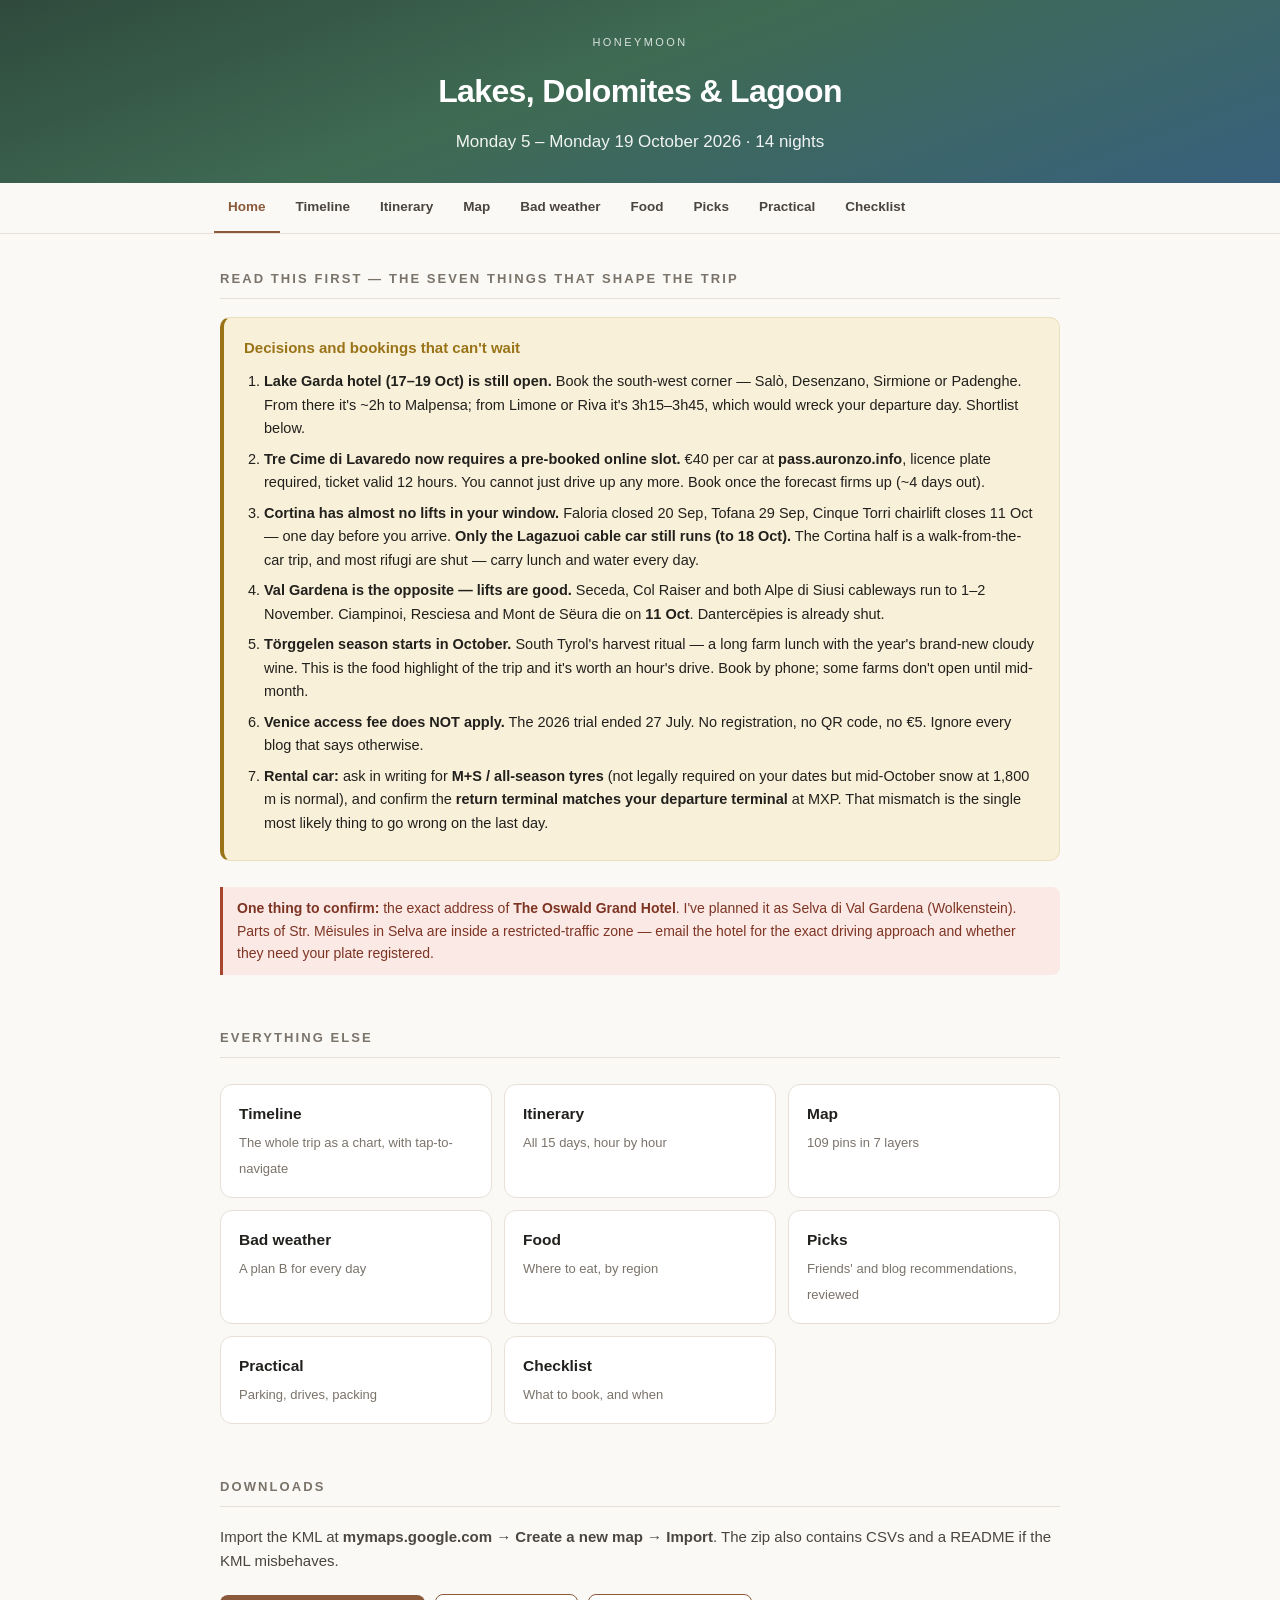
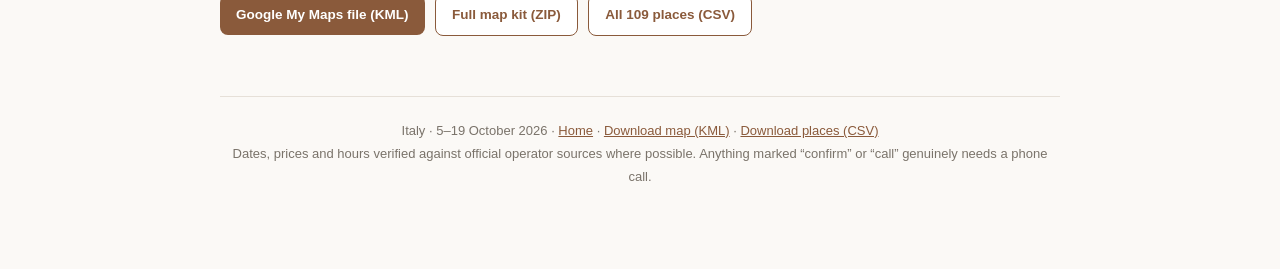
<file: index.html>
<!DOCTYPE html>
<html lang="en"><head>
<meta charset="utf-8"><meta name="robots" content="noindex, nofollow">
<meta name="viewport" content="width=device-width, initial-scale=1">
<title>Home · Honeymoon Italy 2026</title>
<link rel="stylesheet" href="assets/style.css">

</head><body>
<header class="hero small">
  <div class="inner">
    <p class="eyebrow">Honeymoon</p>
    <h1>Lakes, Dolomites &amp; Lagoon</h1>
    <p class="dates">Monday 5 – Monday 19 October 2026 · 14 nights</p>
  </div>
</header>
<nav class="tabs"><div class="inner"><a href="index.html" class="on">Home</a><a href="timeline.html">Timeline</a><a href="itinerary.html">Itinerary</a><a href="map.html">Map</a><a href="weather.html">Bad weather</a><a href="food.html">Food</a><a href="picks.html">Picks</a><a href="practical.html">Practical</a><a href="checklist.html">Checklist</a></div></nav>
<div class="wrap">

<h2 class="sec" id="first">Read this first — the seven things that shape the trip</h2>

<div class="callout">
  <h3>Decisions and bookings that can't wait</h3>
  <ol>
    <li><b>Lake Garda hotel (17–19 Oct) is still open.</b> Book the south-west corner — Salò, Desenzano, Sirmione or Padenghe. From there it's ~2h to Malpensa; from Limone or Riva it's 3h15–3h45, which would wreck your departure day. Shortlist below.</li>
    <li><b>Tre Cime di Lavaredo now requires a pre-booked online slot.</b> €40 per car at <b>pass.auronzo.info</b>, licence plate required, ticket valid 12 hours. You cannot just drive up any more. Book once the forecast firms up (~4 days out).</li>
    <li><b>Cortina has almost no lifts in your window.</b> Faloria closed 20 Sep, Tofana 29 Sep, Cinque Torri chairlift closes 11 Oct — one day before you arrive. <b>Only the Lagazuoi cable car still runs (to 18 Oct).</b> The Cortina half is a walk-from-the-car trip, and most rifugi are shut — carry lunch and water every day.</li>
    <li><b>Val Gardena is the opposite — lifts are good.</b> Seceda, Col Raiser and both Alpe di Siusi cableways run to 1–2 November. Ciampinoi, Resciesa and Mont de Sëura die on <b>11 Oct</b>. Dantercëpies is already shut.</li>
    <li><b>Törggelen season starts in October.</b> South Tyrol's harvest ritual — a long farm lunch with the year's brand-new cloudy wine. This is the food highlight of the trip and it's worth an hour's drive. Book by phone; some farms don't open until mid-month.</li>
    <li><b>Venice access fee does NOT apply.</b> The 2026 trial ended 27 July. No registration, no QR code, no €5. Ignore every blog that says otherwise.</li>
    <li><b>Rental car:</b> ask in writing for <b>M+S / all-season tyres</b> (not legally required on your dates but mid-October snow at 1,800 m is normal), and confirm the <b>return terminal matches your departure terminal</b> at MXP. That mismatch is the single most likely thing to go wrong on the last day.</li>
  </ol>
</div>

<div class="note warn">
  <b>One thing to confirm:</b> the exact address of <b>The Oswald Grand Hotel</b>. I've planned it as Selva di Val Gardena (Wolkenstein). Parts of Str. Mëisules in Selva are inside a restricted-traffic zone — email the hotel for the exact driving approach and whether they need your plate registered.
</div>

<!-- ============ LAKE COMO ============ -->
<h2 class="sec">Everything else</h2>
<div class="cards"><a class="hcard" href="timeline.html"><b>Timeline</b><span>The whole trip as a chart, with tap-to-navigate</span></a><a class="hcard" href="itinerary.html"><b>Itinerary</b><span>All 15 days, hour by hour</span></a><a class="hcard" href="map.html"><b>Map</b><span>109 pins in 7 layers</span></a><a class="hcard" href="weather.html"><b>Bad weather</b><span>A plan B for every day</span></a><a class="hcard" href="food.html"><b>Food</b><span>Where to eat, by region</span></a><a class="hcard" href="picks.html"><b>Picks</b><span>Friends' and blog recommendations, reviewed</span></a><a class="hcard" href="practical.html"><b>Practical</b><span>Parking, drives, packing</span></a><a class="hcard" href="checklist.html"><b>Checklist</b><span>What to book, and when</span></a></div>
<h2 class="sec">Downloads</h2>
<p style="font-size:15px;color:var(--ink-2);margin:0 0 14px">Import the KML at <b>mymaps.google.com → Create a new map → Import</b>. The zip also contains CSVs and a README if the KML misbehaves.</p>
<p><a class="dl" href="assets/Honeymoon-Italy-2026-map.kml">Google My Maps file (KML)</a>
<a class="dl ghost" href="assets/Honeymoon-Italy-2026-map-kit.zip">Full map kit (ZIP)</a>
<a class="dl ghost" href="assets/Honeymoon-Italy-2026-places.csv">All 109 places (CSV)</a></p>

<footer>
  Italy · 5–19 October 2026 · <a href="index.html">Home</a> ·
  <a href="assets/Honeymoon-Italy-2026-map.kml">Download map (KML)</a> ·
  <a href="assets/Honeymoon-Italy-2026-places.csv">Download places (CSV)</a><br>
  Dates, prices and hours verified against official operator sources where possible.
  Anything marked “confirm” or “call” genuinely needs a phone call.
</footer>
</div></body></html>
</file>
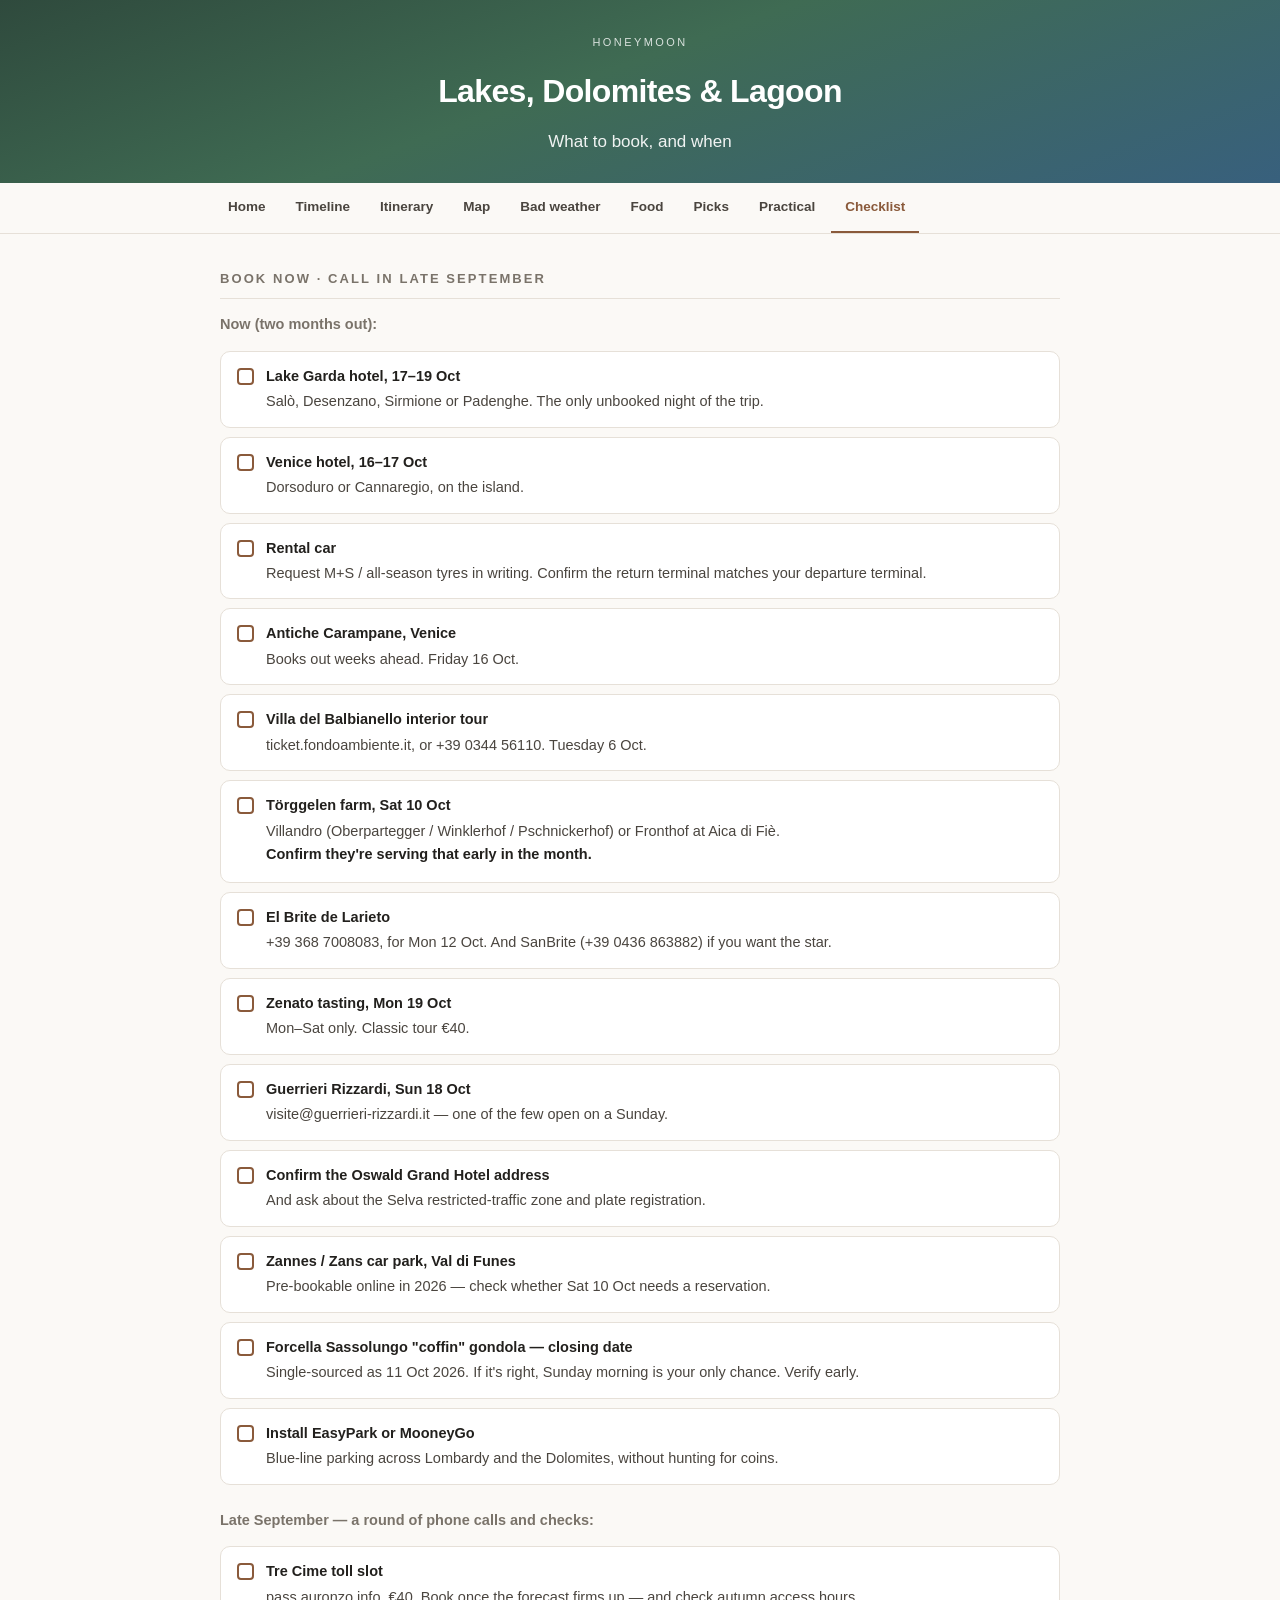
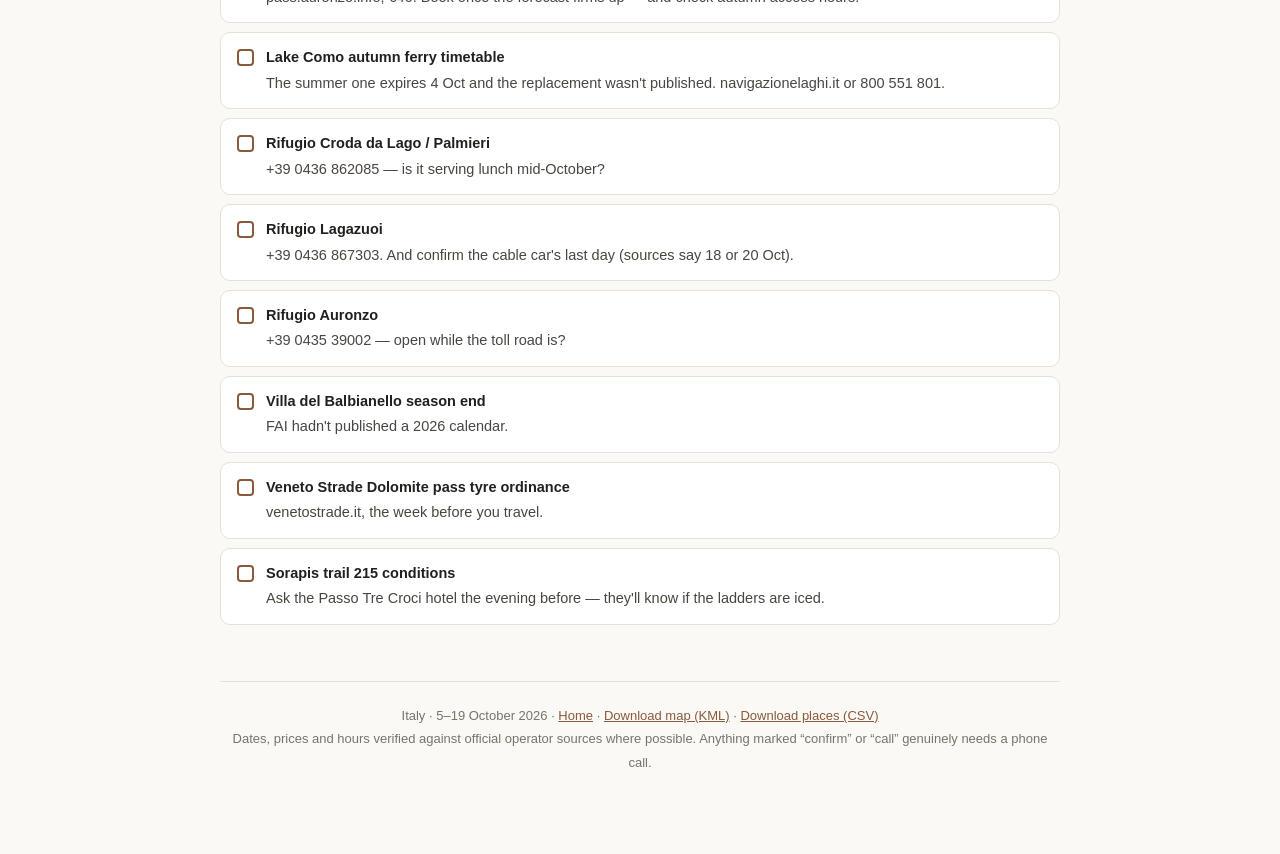
<file: checklist.html>
<!DOCTYPE html>
<html lang="en"><head>
<meta charset="utf-8"><meta name="robots" content="noindex, nofollow">
<meta name="viewport" content="width=device-width, initial-scale=1">
<title>Checklist · Honeymoon Italy 2026</title>
<link rel="stylesheet" href="assets/style.css">

</head><body>
<header class="hero small">
  <div class="inner">
    <p class="eyebrow">Honeymoon</p>
    <h1>Lakes, Dolomites &amp; Lagoon</h1>
    <p class="dates">What to book, and when</p>
  </div>
</header>
<nav class="tabs"><div class="inner"><a href="index.html">Home</a><a href="timeline.html">Timeline</a><a href="itinerary.html">Itinerary</a><a href="map.html">Map</a><a href="weather.html">Bad weather</a><a href="food.html">Food</a><a href="picks.html">Picks</a><a href="practical.html">Practical</a><a href="checklist.html" class="on">Checklist</a></div></nav>
<div class="wrap">

<h2 class="sec" id="book">Book now · Call in late September</h2>

<p style="font-size:14.5px;color:var(--ink-3);margin:-4px 0 14px"><b>Now (two months out):</b></p>
<ul class="checks">
  <li><span class="box"></span><span class="txt"><b>Lake Garda hotel, 17–19 Oct</b>Salò, Desenzano, Sirmione or Padenghe. The only unbooked night of the trip.</span></li>
  <li><span class="box"></span><span class="txt"><b>Venice hotel, 16–17 Oct</b>Dorsoduro or Cannaregio, on the island.</span></li>
  <li><span class="box"></span><span class="txt"><b>Rental car</b>Request M+S / all-season tyres in writing. Confirm the return terminal matches your departure terminal.</span></li>
  <li><span class="box"></span><span class="txt"><b>Antiche Carampane, Venice</b>Books out weeks ahead. Friday 16 Oct.</span></li>
  <li><span class="box"></span><span class="txt"><b>Villa del Balbianello interior tour</b>ticket.fondoambiente.it, or +39 0344 56110. Tuesday 6 Oct.</span></li>
  <li><span class="box"></span><span class="txt"><b>Törggelen farm, Sat 10 Oct</b>Villandro (Oberpartegger / Winklerhof / Pschnickerhof) or Fronthof at Aica di Fiè. <b>Confirm they're serving that early in the month.</b></span></li>
  <li><span class="box"></span><span class="txt"><b>El Brite de Larieto</b>+39 368 7008083, for Mon 12 Oct. And SanBrite (+39 0436 863882) if you want the star.</span></li>
  <li><span class="box"></span><span class="txt"><b>Zenato tasting, Mon 19 Oct</b>Mon–Sat only. Classic tour €40.</span></li>
  <li><span class="box"></span><span class="txt"><b>Guerrieri Rizzardi, Sun 18 Oct</b>visite@guerrieri-rizzardi.it — one of the few open on a Sunday.</span></li>
  <li><span class="box"></span><span class="txt"><b>Confirm the Oswald Grand Hotel address</b>And ask about the Selva restricted-traffic zone and plate registration.</span></li>
  <li><span class="box"></span><span class="txt"><b>Zannes / Zans car park, Val di Funes</b>Pre-bookable online in 2026 — check whether Sat 10 Oct needs a reservation.</span></li>
  <li><span class="box"></span><span class="txt"><b>Forcella Sassolungo "coffin" gondola — closing date</b>Single-sourced as 11 Oct 2026. If it's right, Sunday morning is your only chance. Verify early.</span></li>
  <li><span class="box"></span><span class="txt"><b>Install EasyPark or MooneyGo</b>Blue-line parking across Lombardy and the Dolomites, without hunting for coins.</span></li>
</ul>

<p style="font-size:14.5px;color:var(--ink-3);margin:24px 0 14px"><b>Late September — a round of phone calls and checks:</b></p>
<ul class="checks">
  <li><span class="box"></span><span class="txt"><b>Tre Cime toll slot</b>pass.auronzo.info, €40. Book once the forecast firms up — and check autumn access hours.</span></li>
  <li><span class="box"></span><span class="txt"><b>Lake Como autumn ferry timetable</b>The summer one expires 4 Oct and the replacement wasn't published. navigazionelaghi.it or 800 551 801.</span></li>
  <li><span class="box"></span><span class="txt"><b>Rifugio Croda da Lago / Palmieri</b>+39 0436 862085 — is it serving lunch mid-October?</span></li>
  <li><span class="box"></span><span class="txt"><b>Rifugio Lagazuoi</b>+39 0436 867303. And confirm the cable car's last day (sources say 18 or 20 Oct).</span></li>
  <li><span class="box"></span><span class="txt"><b>Rifugio Auronzo</b>+39 0435 39002 — open while the toll road is?</span></li>
  <li><span class="box"></span><span class="txt"><b>Villa del Balbianello season end</b>FAI hadn't published a 2026 calendar.</span></li>
  <li><span class="box"></span><span class="txt"><b>Veneto Strade Dolomite pass tyre ordinance</b>venetostrade.it, the week before you travel.</span></li>
  <li><span class="box"></span><span class="txt"><b>Sorapis trail 215 conditions</b>Ask the Passo Tre Croci hotel the evening before — they'll know if the ladders are iced.</span></li>
</ul>

<!-- ============ PACK ============ -->
<footer>
  Italy · 5–19 October 2026 · <a href="index.html">Home</a> ·
  <a href="assets/Honeymoon-Italy-2026-map.kml">Download map (KML)</a> ·
  <a href="assets/Honeymoon-Italy-2026-places.csv">Download places (CSV)</a><br>
  Dates, prices and hours verified against official operator sources where possible.
  Anything marked “confirm” or “call” genuinely needs a phone call.
</footer>
</div></body></html>
</file>
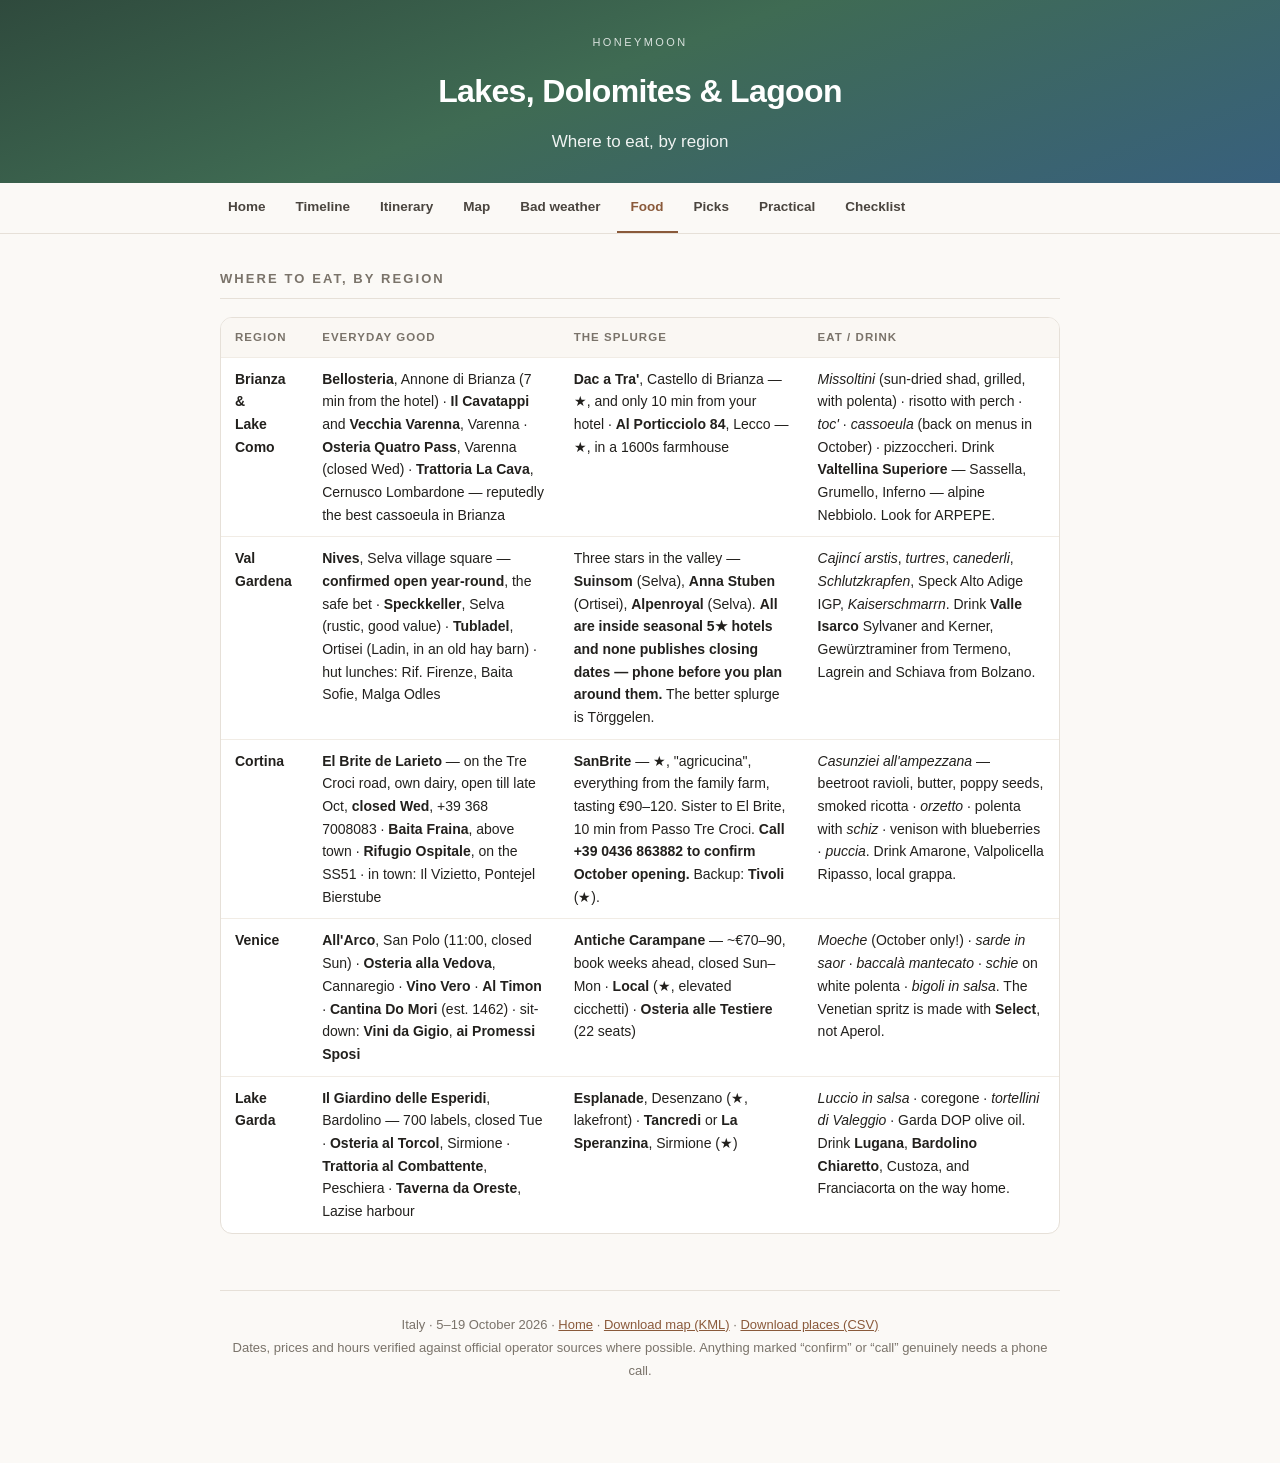
<file: food.html>
<!DOCTYPE html>
<html lang="en"><head>
<meta charset="utf-8"><meta name="robots" content="noindex, nofollow">
<meta name="viewport" content="width=device-width, initial-scale=1">
<title>Food · Honeymoon Italy 2026</title>
<link rel="stylesheet" href="assets/style.css">

</head><body>
<header class="hero small">
  <div class="inner">
    <p class="eyebrow">Honeymoon</p>
    <h1>Lakes, Dolomites &amp; Lagoon</h1>
    <p class="dates">Where to eat, by region</p>
  </div>
</header>
<nav class="tabs"><div class="inner"><a href="index.html">Home</a><a href="timeline.html">Timeline</a><a href="itinerary.html">Itinerary</a><a href="map.html">Map</a><a href="weather.html">Bad weather</a><a href="food.html" class="on">Food</a><a href="picks.html">Picks</a><a href="practical.html">Practical</a><a href="checklist.html">Checklist</a></div></nav>
<div class="wrap">

<h2 class="sec" id="eat">Where to eat, by region</h2>

<div class="tblwrap">
<table>
<thead><tr><th>Region</th><th>Everyday good</th><th>The splurge</th><th>Eat / drink</th></tr></thead>
<tbody>
<tr>
  <td><b>Brianza &amp;<br>Lake Como</b></td>
  <td><b>Bellosteria</b>, Annone di Brianza (7 min from the hotel) · <b>Il Cavatappi</b> and <b>Vecchia Varenna</b>, Varenna · <b>Osteria Quatro Pass</b>, Varenna (closed Wed) · <b>Trattoria La Cava</b>, Cernusco Lombardone — reputedly the best cassoeula in Brianza</td>
  <td><b>Dac a Tra'</b>, Castello di Brianza — ★, and only 10 min from your hotel · <b>Al Porticciolo 84</b>, Lecco — ★, in a 1600s farmhouse</td>
  <td><em>Missoltini</em> (sun-dried shad, grilled, with polenta) · risotto with perch · <em>toc'</em> · <em>cassoeula</em> (back on menus in October) · pizzoccheri. Drink <b>Valtellina Superiore</b> — Sassella, Grumello, Inferno — alpine Nebbiolo. Look for ARPEPE.</td>
</tr>
<tr>
  <td><b>Val Gardena</b></td>
  <td><b>Nives</b>, Selva village square — <b>confirmed open year-round</b>, the safe bet · <b>Speckkeller</b>, Selva (rustic, good value) · <b>Tubladel</b>, Ortisei (Ladin, in an old hay barn) · hut lunches: Rif. Firenze, Baita Sofie, Malga Odles</td>
  <td>Three stars in the valley — <b>Suinsom</b> (Selva), <b>Anna Stuben</b> (Ortisei), <b>Alpenroyal</b> (Selva). <b>All are inside seasonal 5★ hotels and none publishes closing dates — phone before you plan around them.</b> The better splurge is Törggelen.</td>
  <td><em>Cajincí arstis</em>, <em>turtres</em>, <em>canederli</em>, <em>Schlutzkrapfen</em>, Speck Alto Adige IGP, <em>Kaiserschmarrn</em>. Drink <b>Valle Isarco</b> Sylvaner and Kerner, Gewürztraminer from Termeno, Lagrein and Schiava from Bolzano.</td>
</tr>
<tr>
  <td><b>Cortina</b></td>
  <td><b>El Brite de Larieto</b> — on the Tre Croci road, own dairy, open till late Oct, <b>closed Wed</b>, +39 368 7008083 · <b>Baita Fraina</b>, above town · <b>Rifugio Ospitale</b>, on the SS51 · in town: Il Vizietto, Pontejel Bierstube</td>
  <td><b>SanBrite</b> — ★, "agricucina", everything from the family farm, tasting €90–120. Sister to El Brite, 10 min from Passo Tre Croci. <b>Call +39 0436 863882 to confirm October opening.</b> Backup: <b>Tivoli</b> (★).</td>
  <td><em>Casunziei all'ampezzana</em> — beetroot ravioli, butter, poppy seeds, smoked ricotta · <em>orzetto</em> · polenta with <em>schiz</em> · venison with blueberries · <em>puccia</em>. Drink Amarone, Valpolicella Ripasso, local grappa.</td>
</tr>
<tr>
  <td><b>Venice</b></td>
  <td><b>All'Arco</b>, San Polo (11:00, closed Sun) · <b>Osteria alla Vedova</b>, Cannaregio · <b>Vino Vero</b> · <b>Al Timon</b> · <b>Cantina Do Mori</b> (est. 1462) · sit-down: <b>Vini da Gigio</b>, <b>ai Promessi Sposi</b></td>
  <td><b>Antiche Carampane</b> — ~€70–90, book weeks ahead, closed Sun–Mon · <b>Local</b> (★, elevated cicchetti) · <b>Osteria alle Testiere</b> (22 seats)</td>
  <td><em>Moeche</em> (October only!) · <em>sarde in saor</em> · <em>baccalà mantecato</em> · <em>schie</em> on white polenta · <em>bigoli in salsa</em>. The Venetian spritz is made with <b>Select</b>, not Aperol.</td>
</tr>
<tr>
  <td><b>Lake Garda</b></td>
  <td><b>Il Giardino delle Esperidi</b>, Bardolino — 700 labels, closed Tue · <b>Osteria al Torcol</b>, Sirmione · <b>Trattoria al Combattente</b>, Peschiera · <b>Taverna da Oreste</b>, Lazise harbour</td>
  <td><b>Esplanade</b>, Desenzano (★, lakefront) · <b>Tancredi</b> or <b>La Speranzina</b>, Sirmione (★)</td>
  <td><em>Luccio in salsa</em> · coregone · <em>tortellini di Valeggio</em> · Garda DOP olive oil. Drink <b>Lugana</b>, <b>Bardolino Chiaretto</b>, Custoza, and Franciacorta on the way home.</td>
</tr>
</tbody>
</table>
</div>

<!-- ============ PARKING ============ -->
<footer>
  Italy · 5–19 October 2026 · <a href="index.html">Home</a> ·
  <a href="assets/Honeymoon-Italy-2026-map.kml">Download map (KML)</a> ·
  <a href="assets/Honeymoon-Italy-2026-places.csv">Download places (CSV)</a><br>
  Dates, prices and hours verified against official operator sources where possible.
  Anything marked “confirm” or “call” genuinely needs a phone call.
</footer>
</div></body></html>
</file>
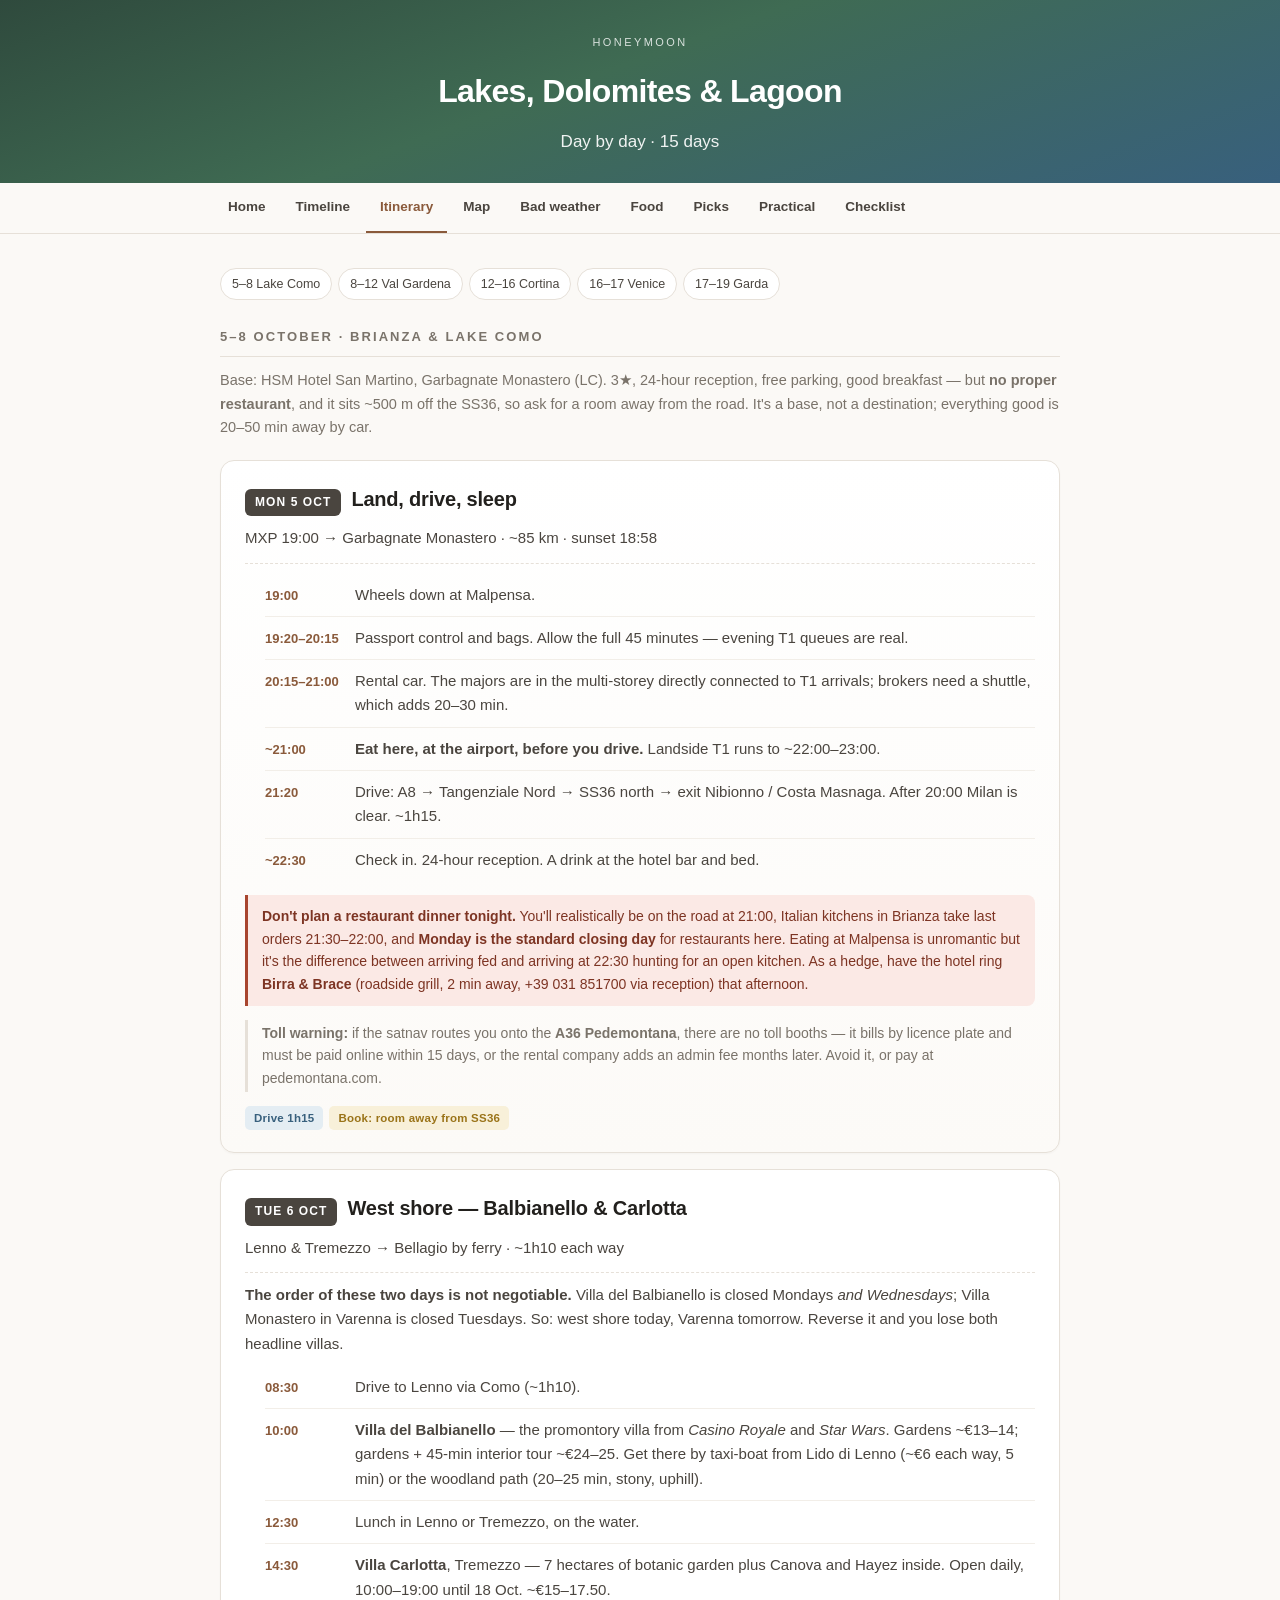
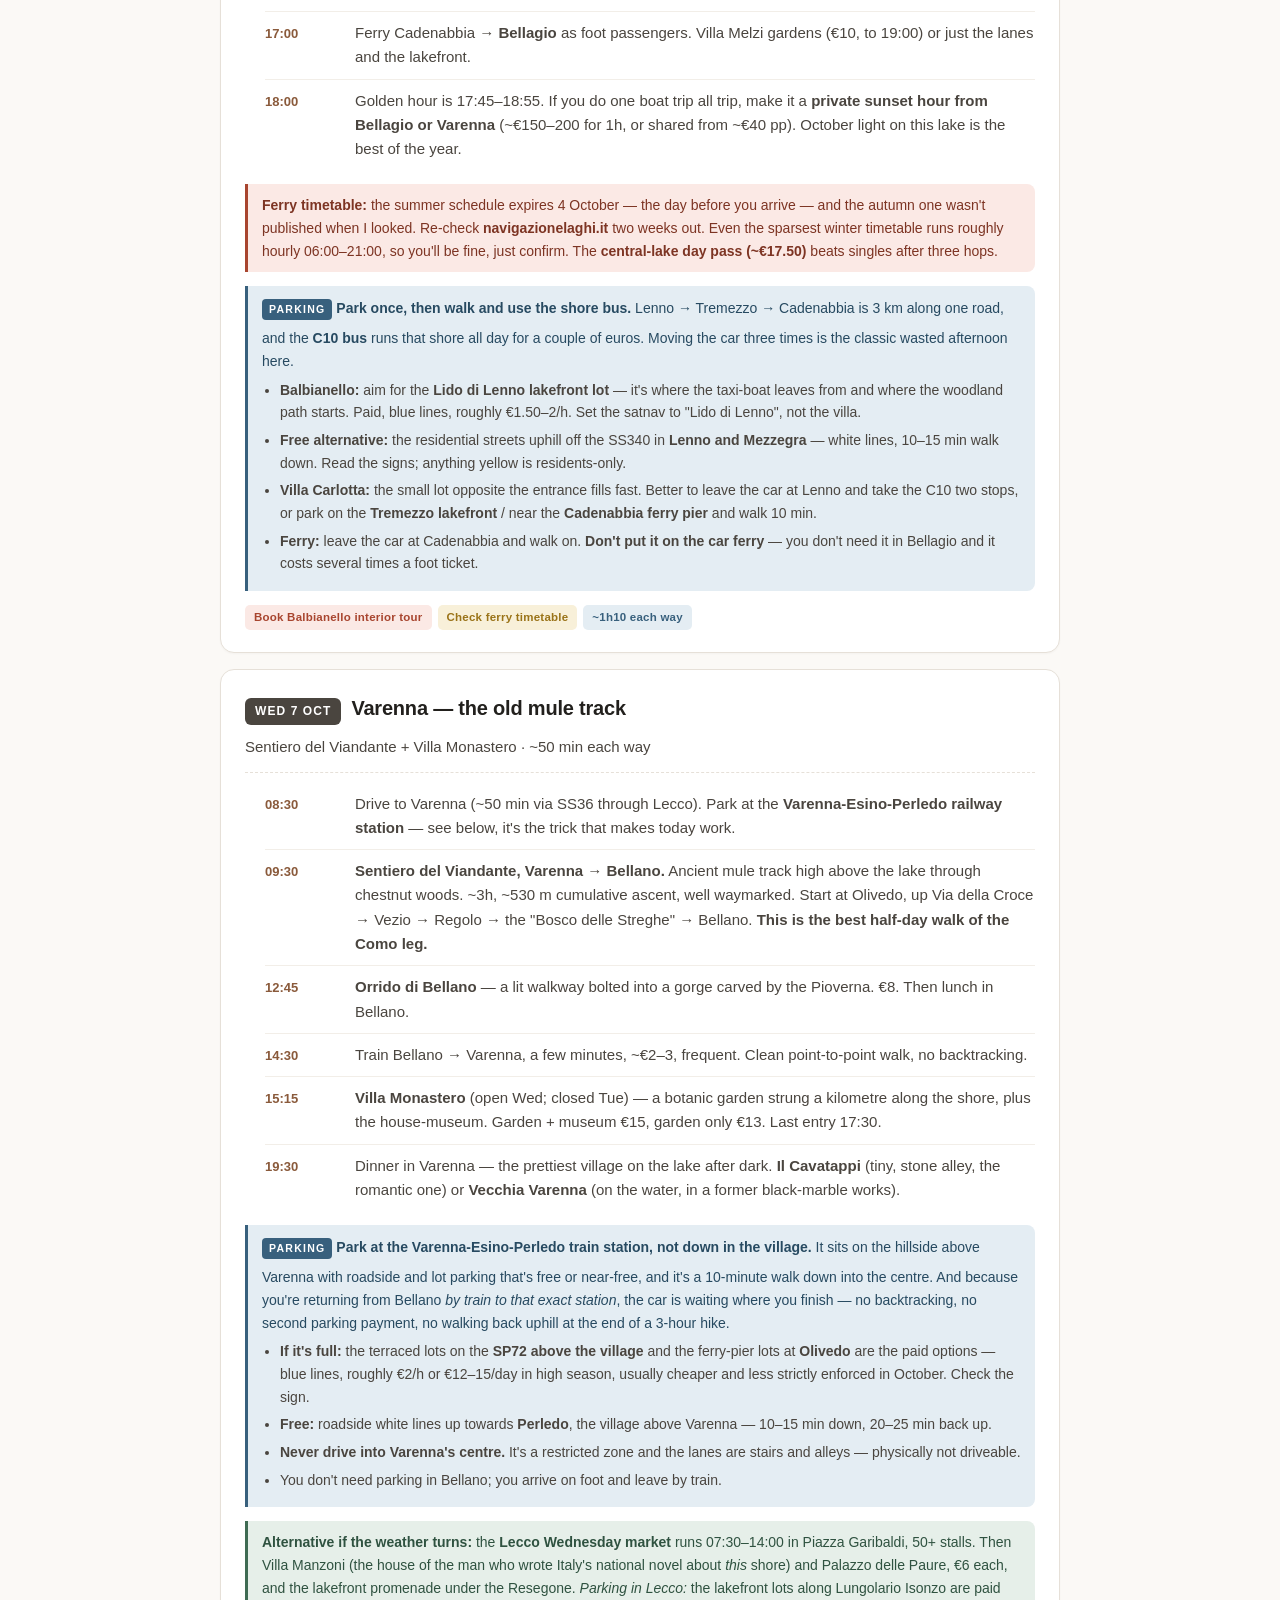
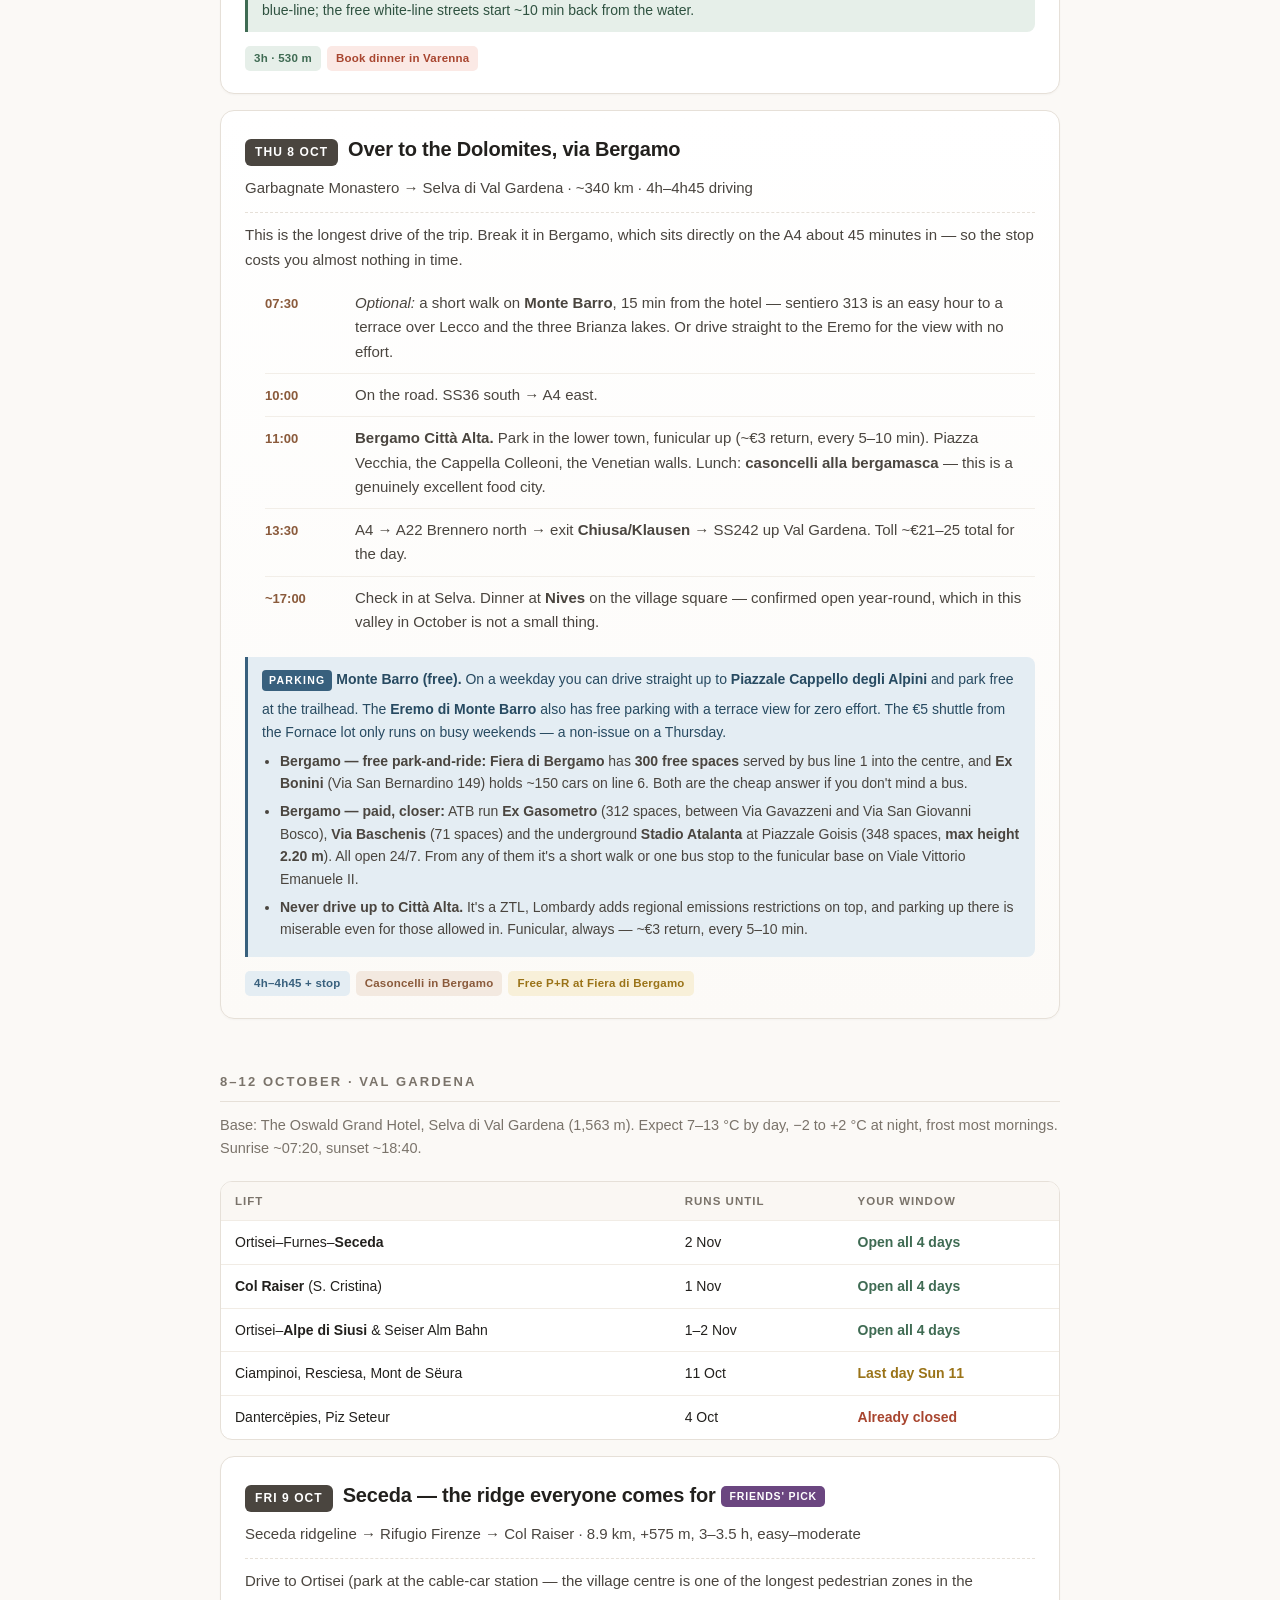
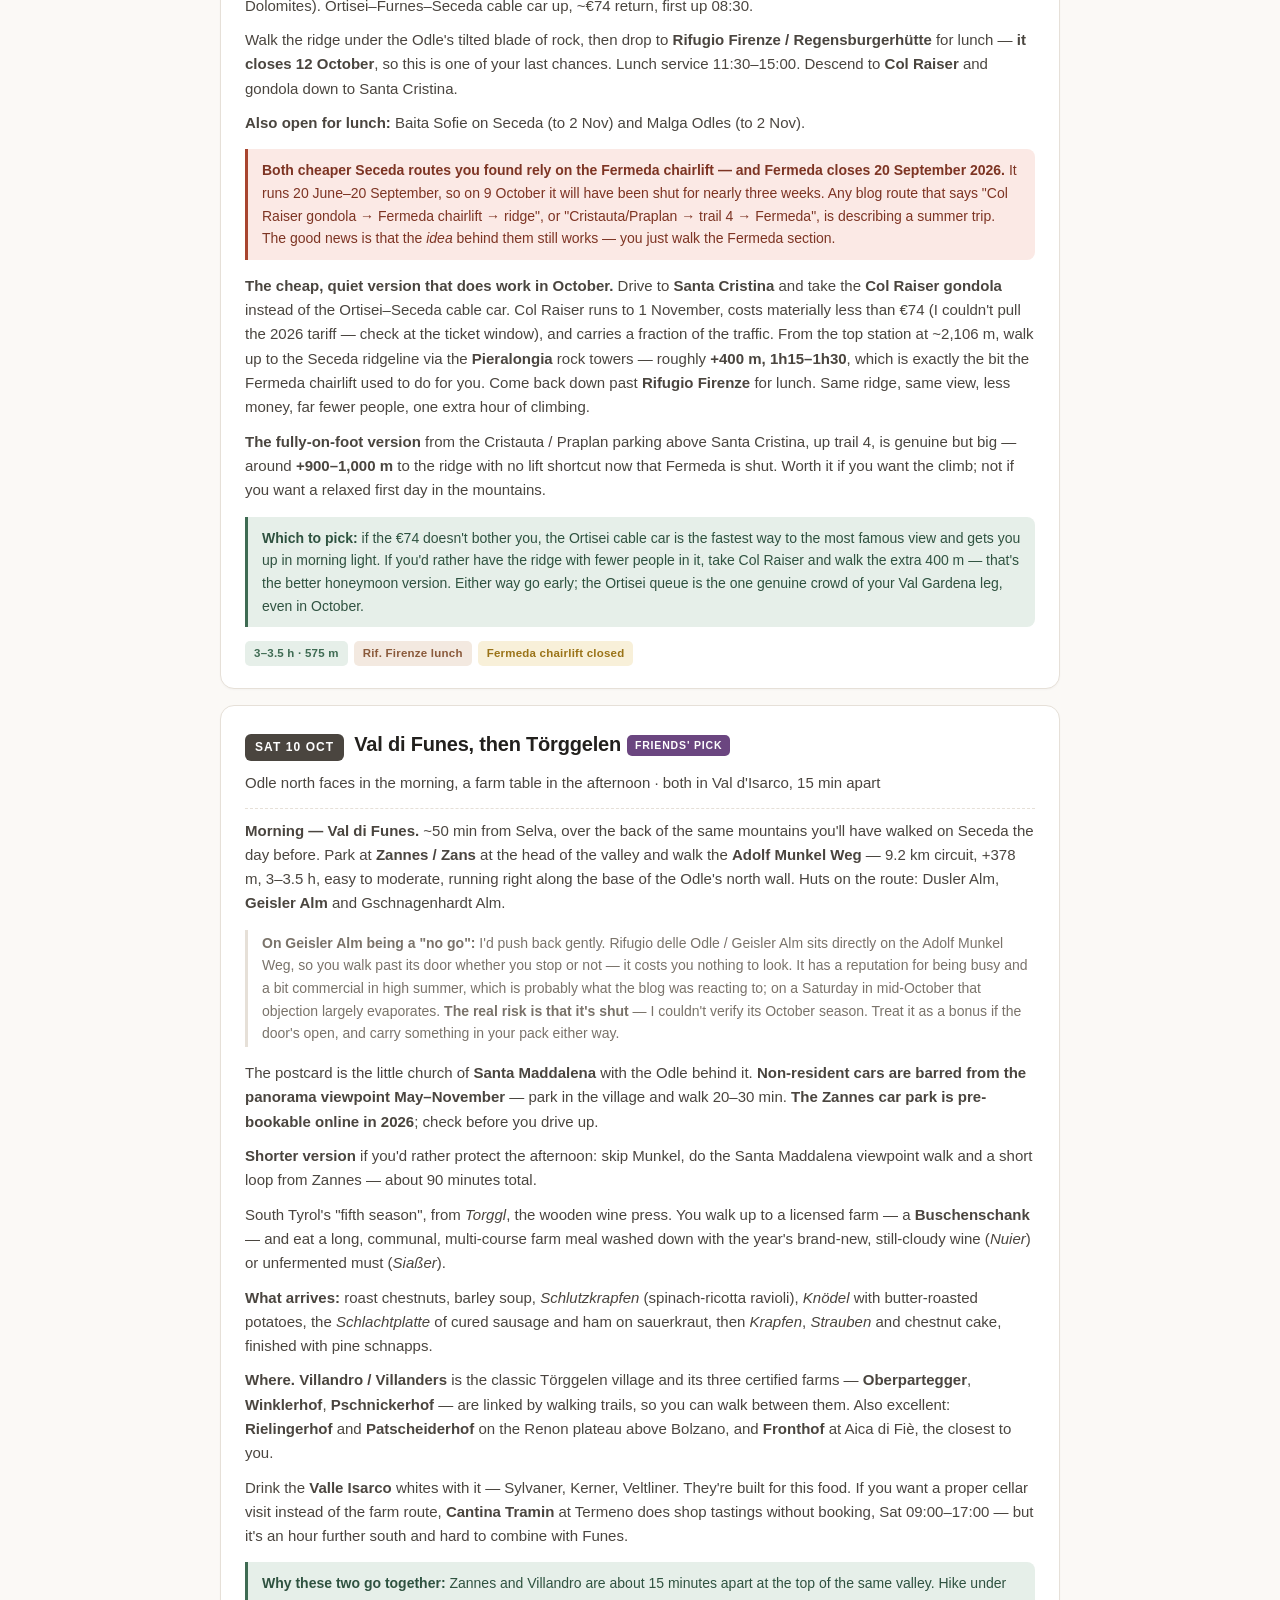
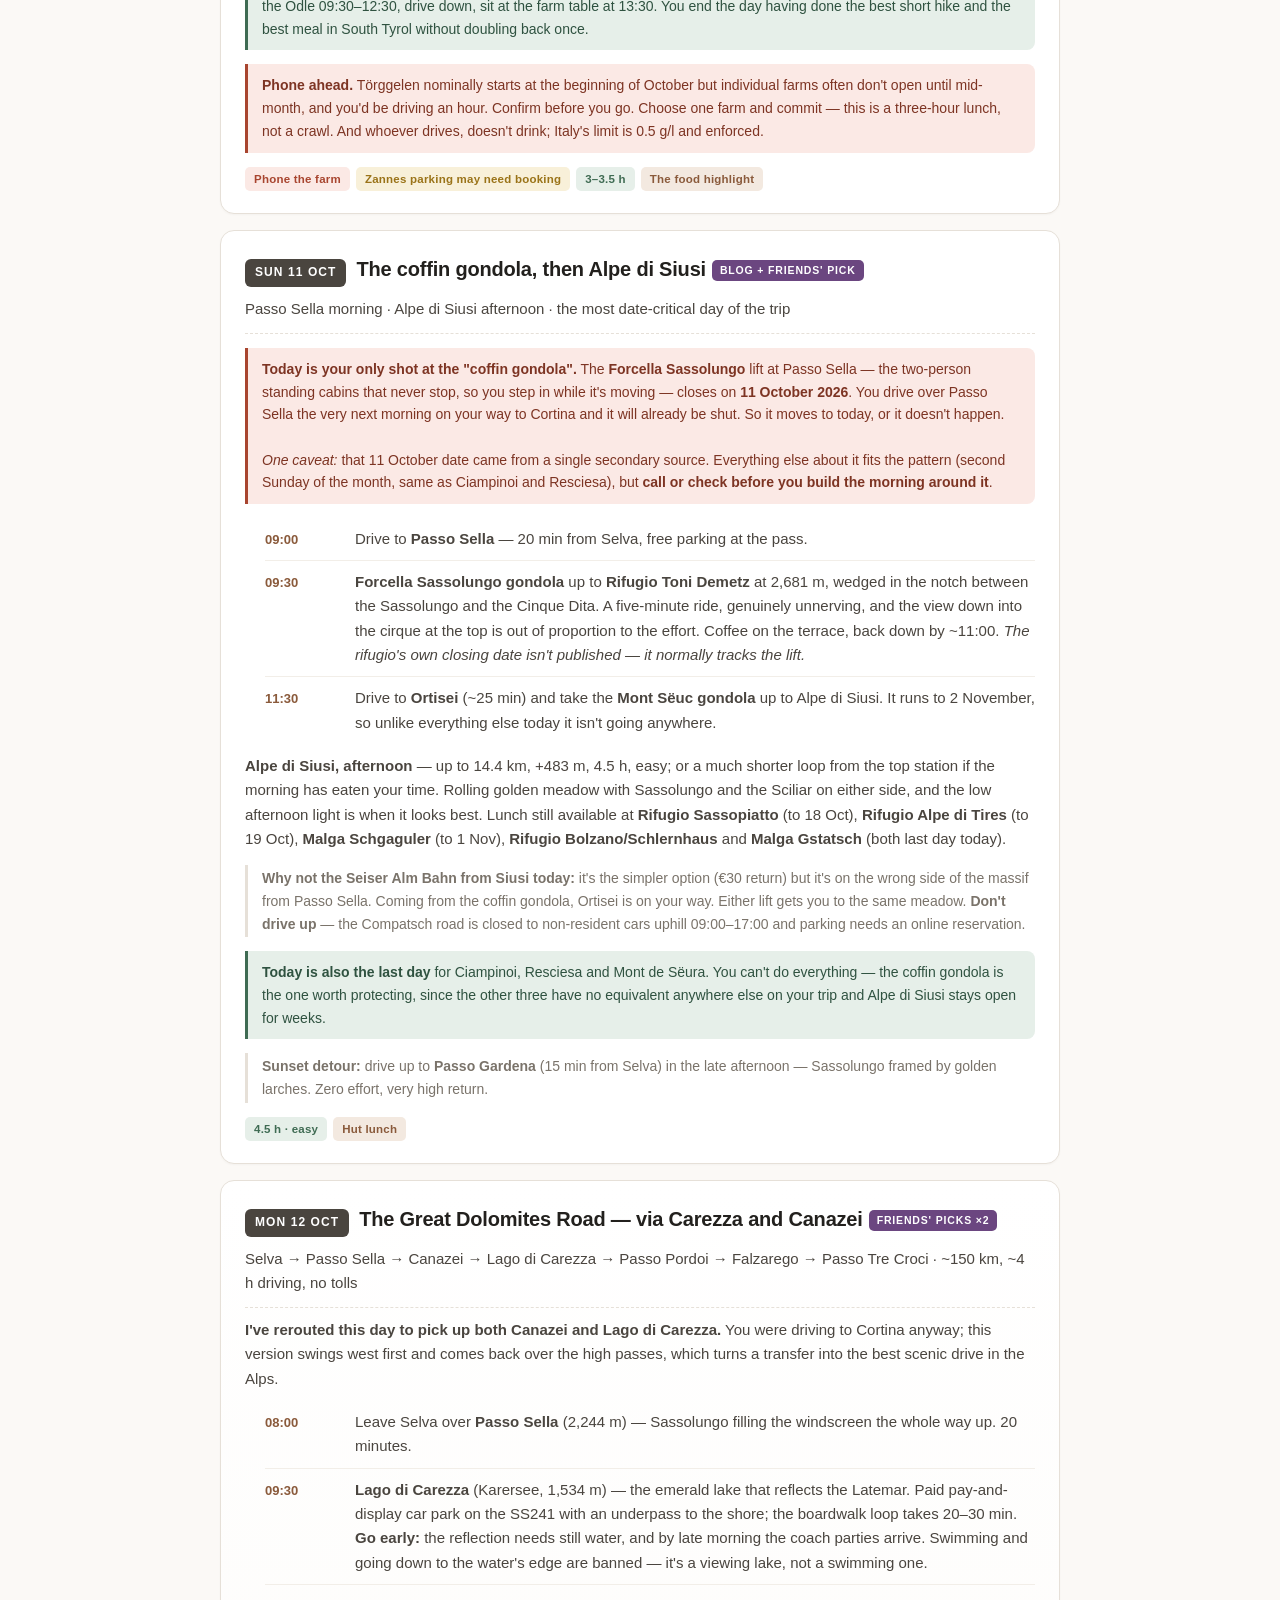
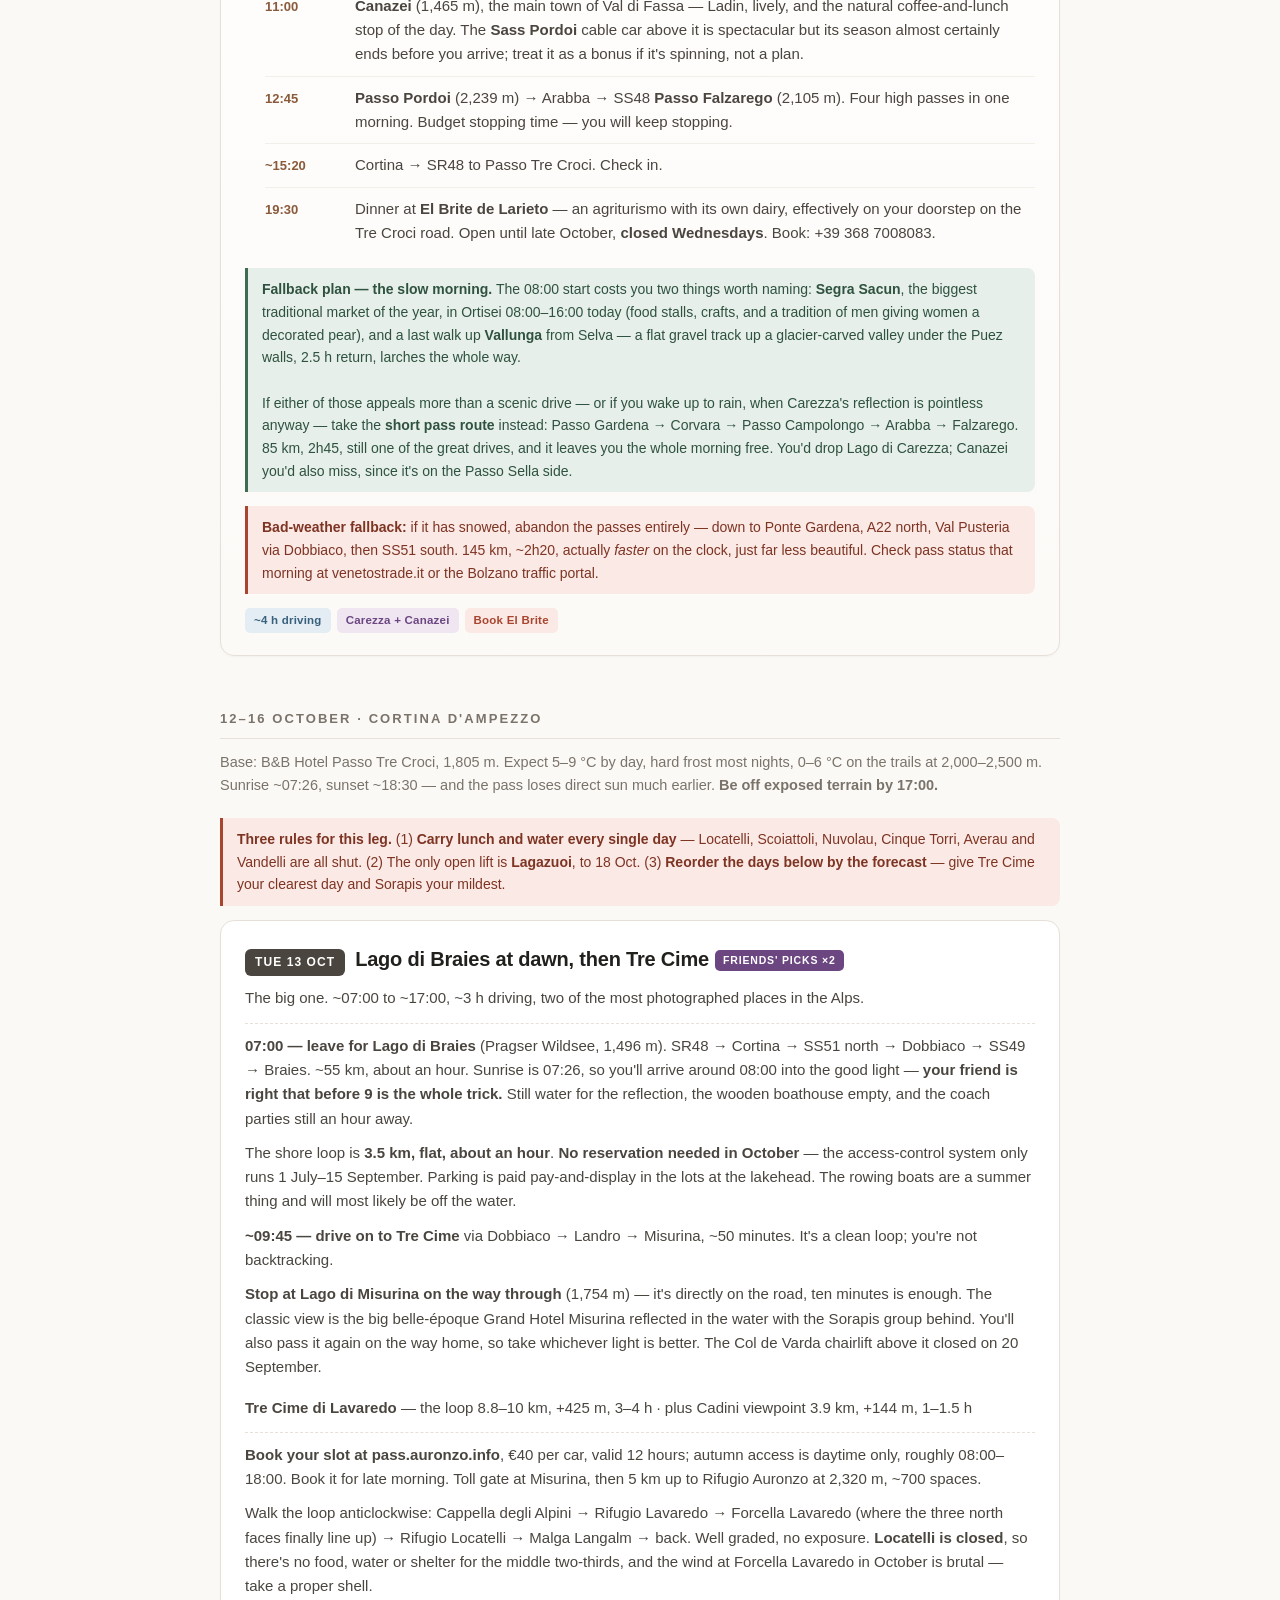
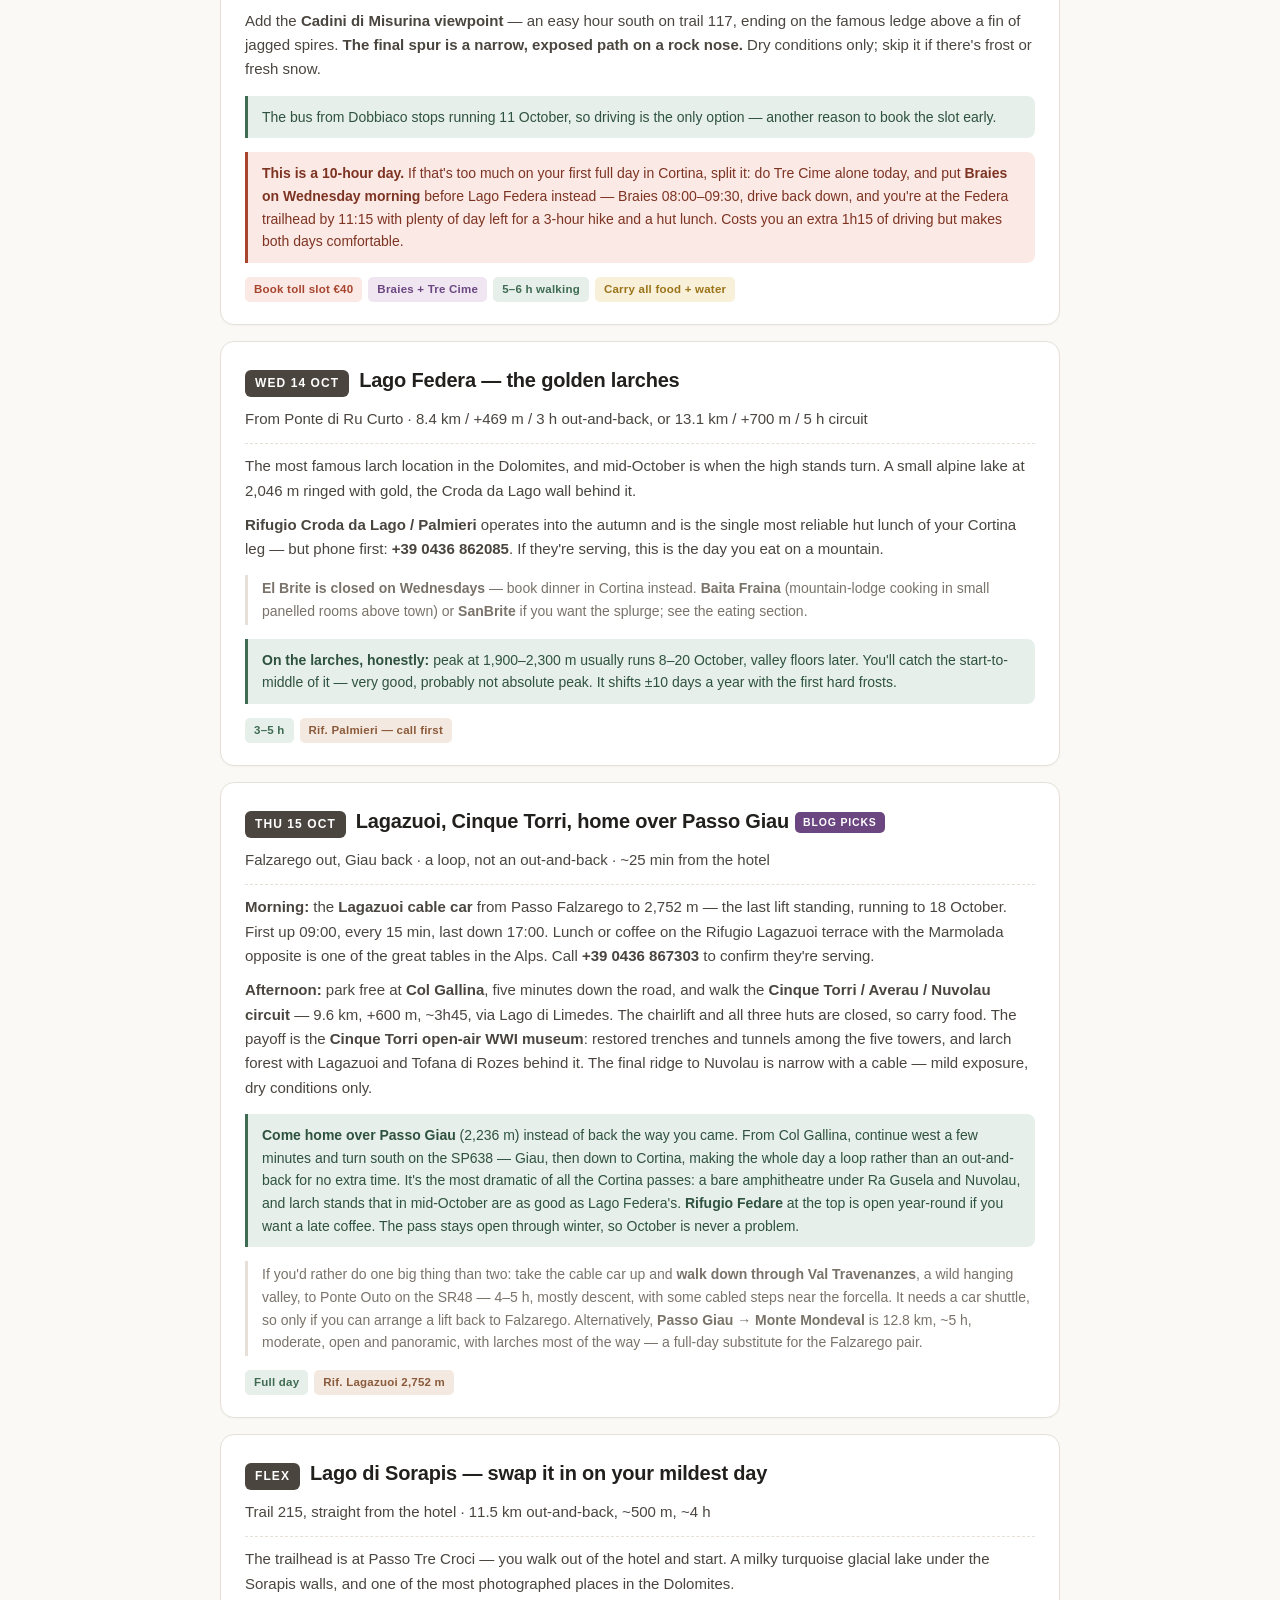
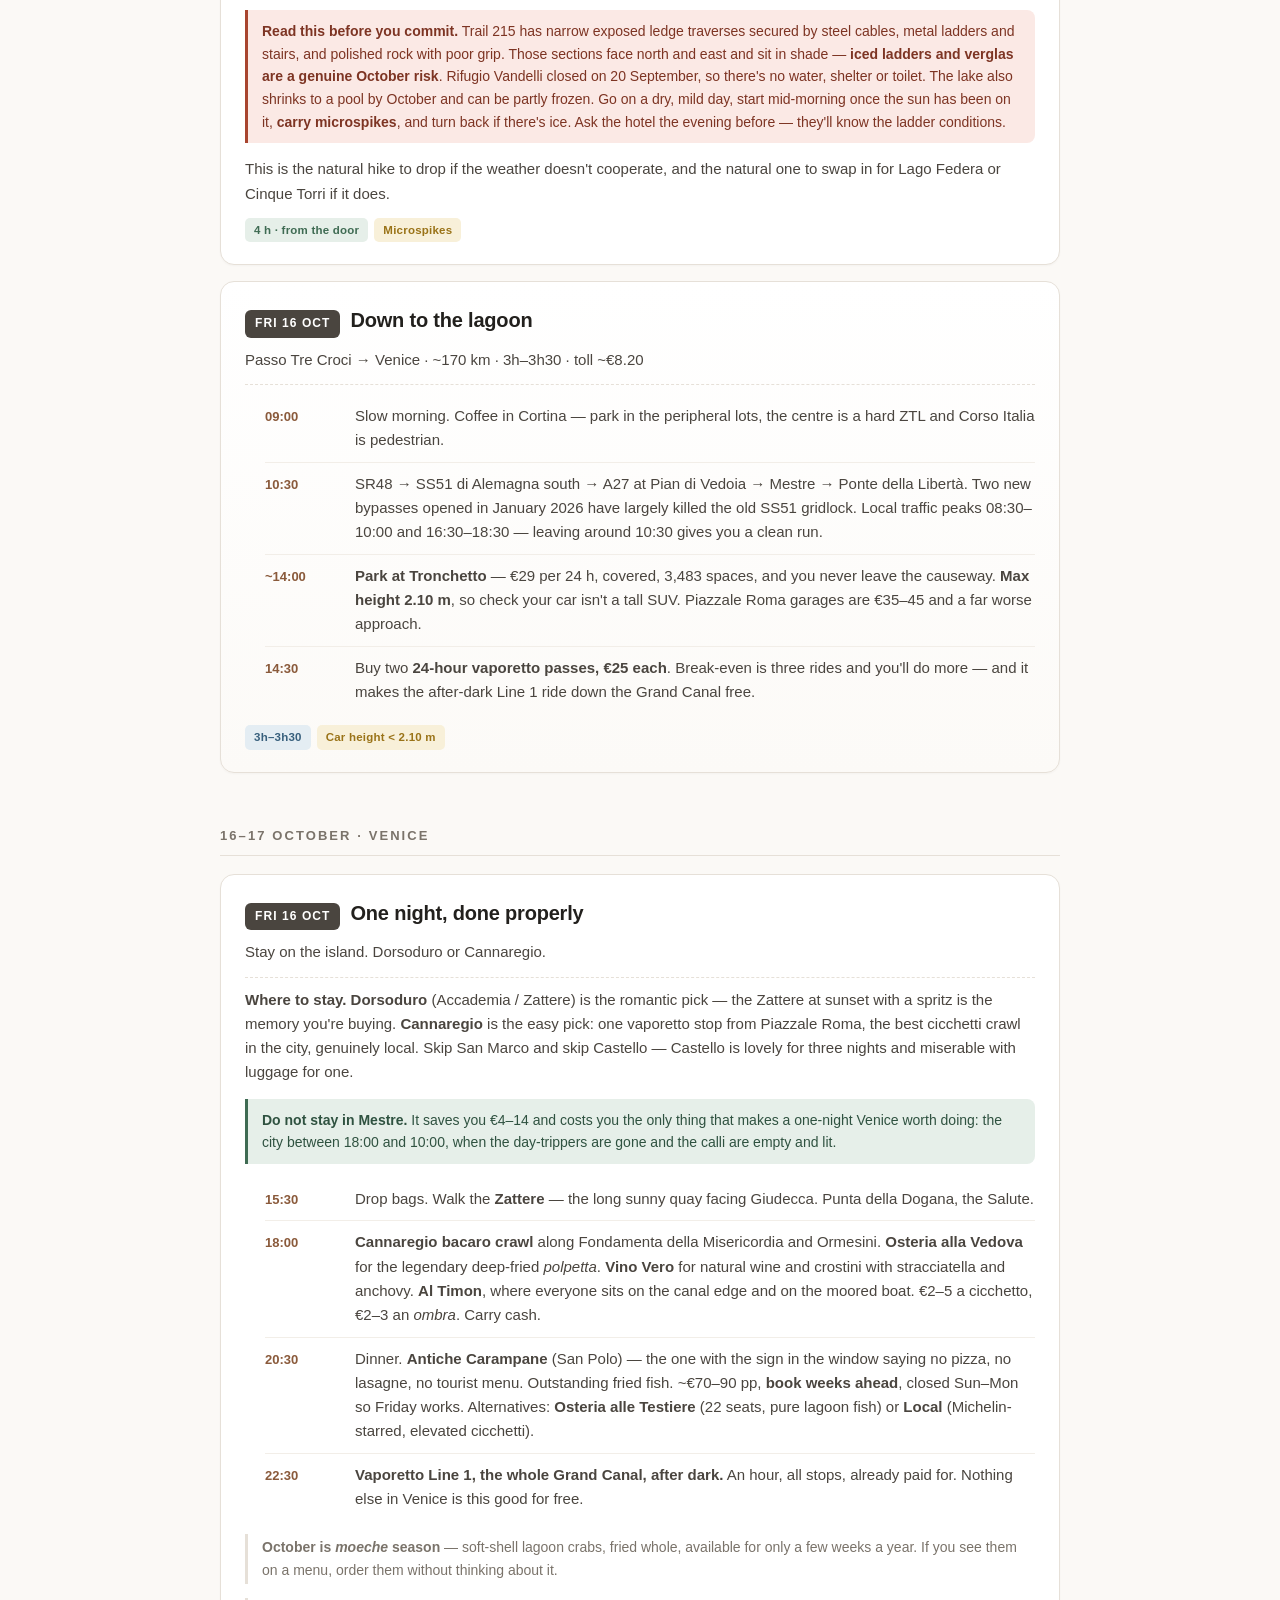
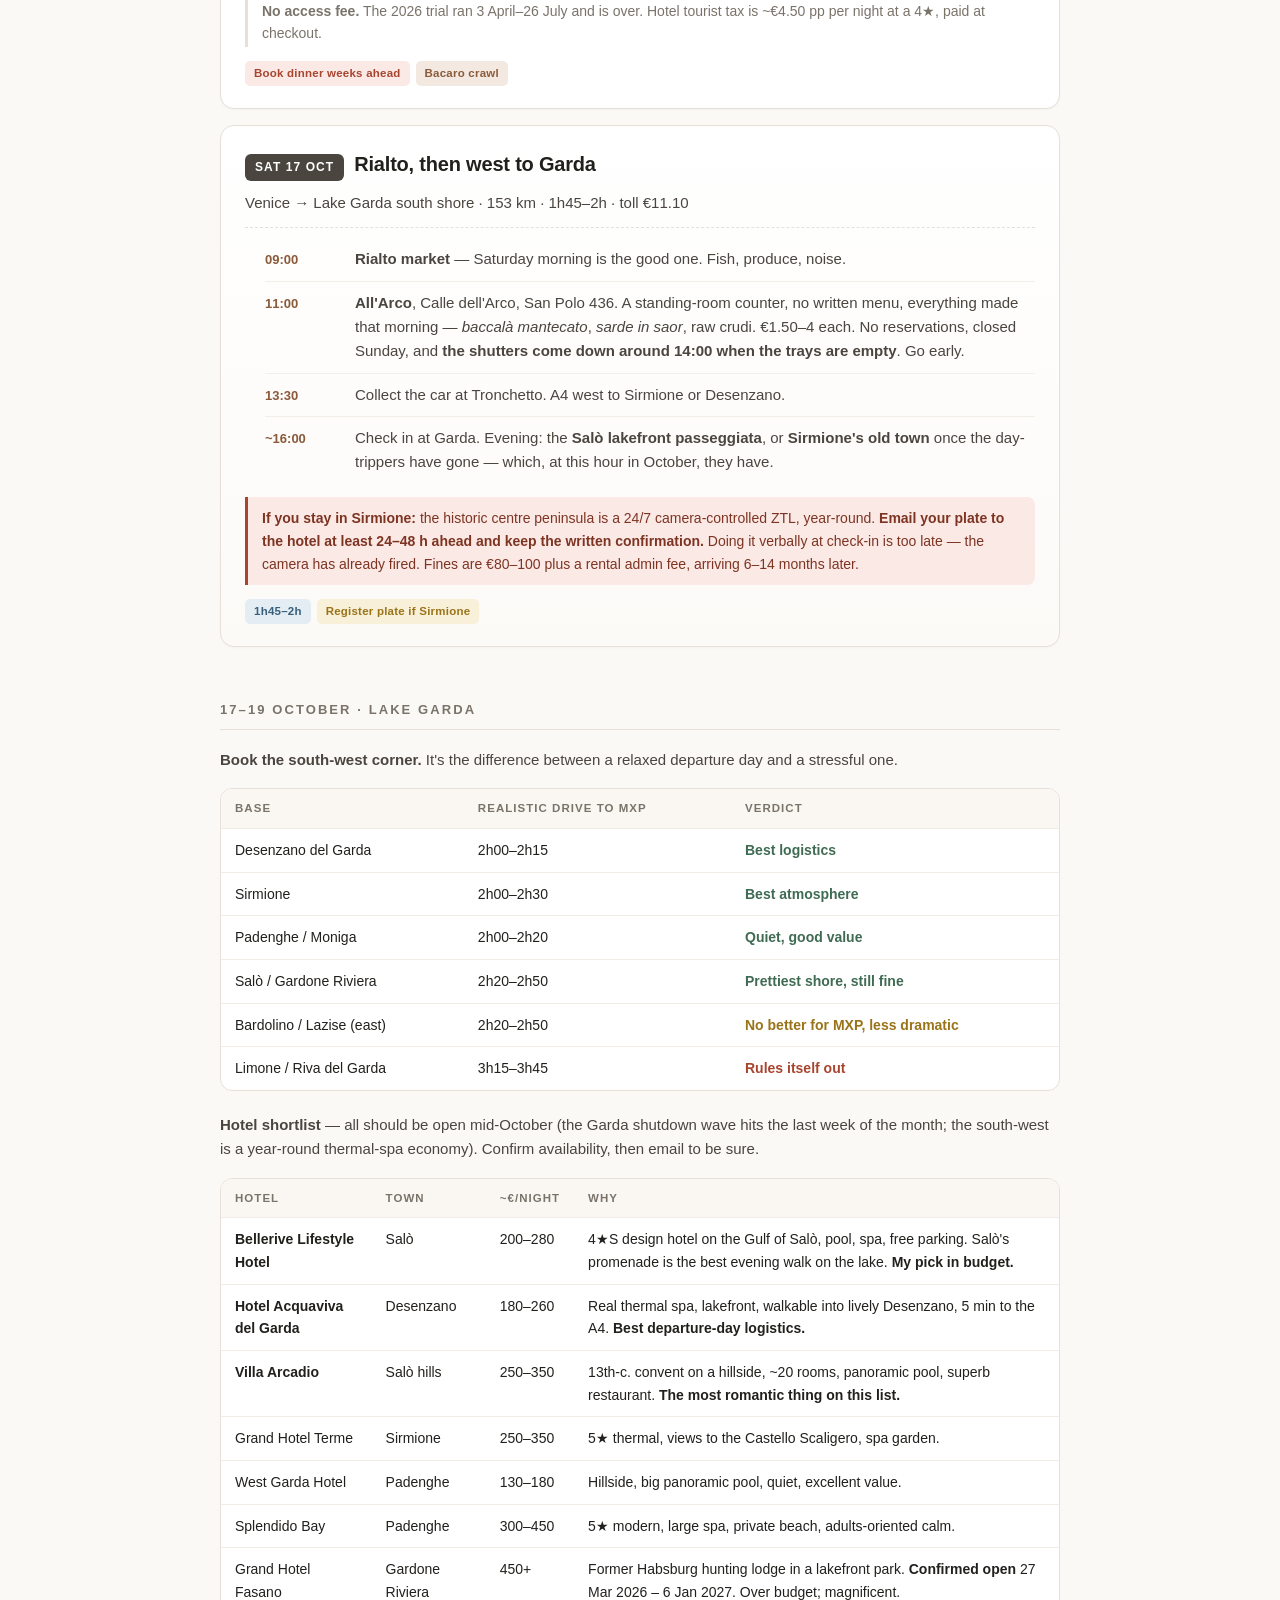
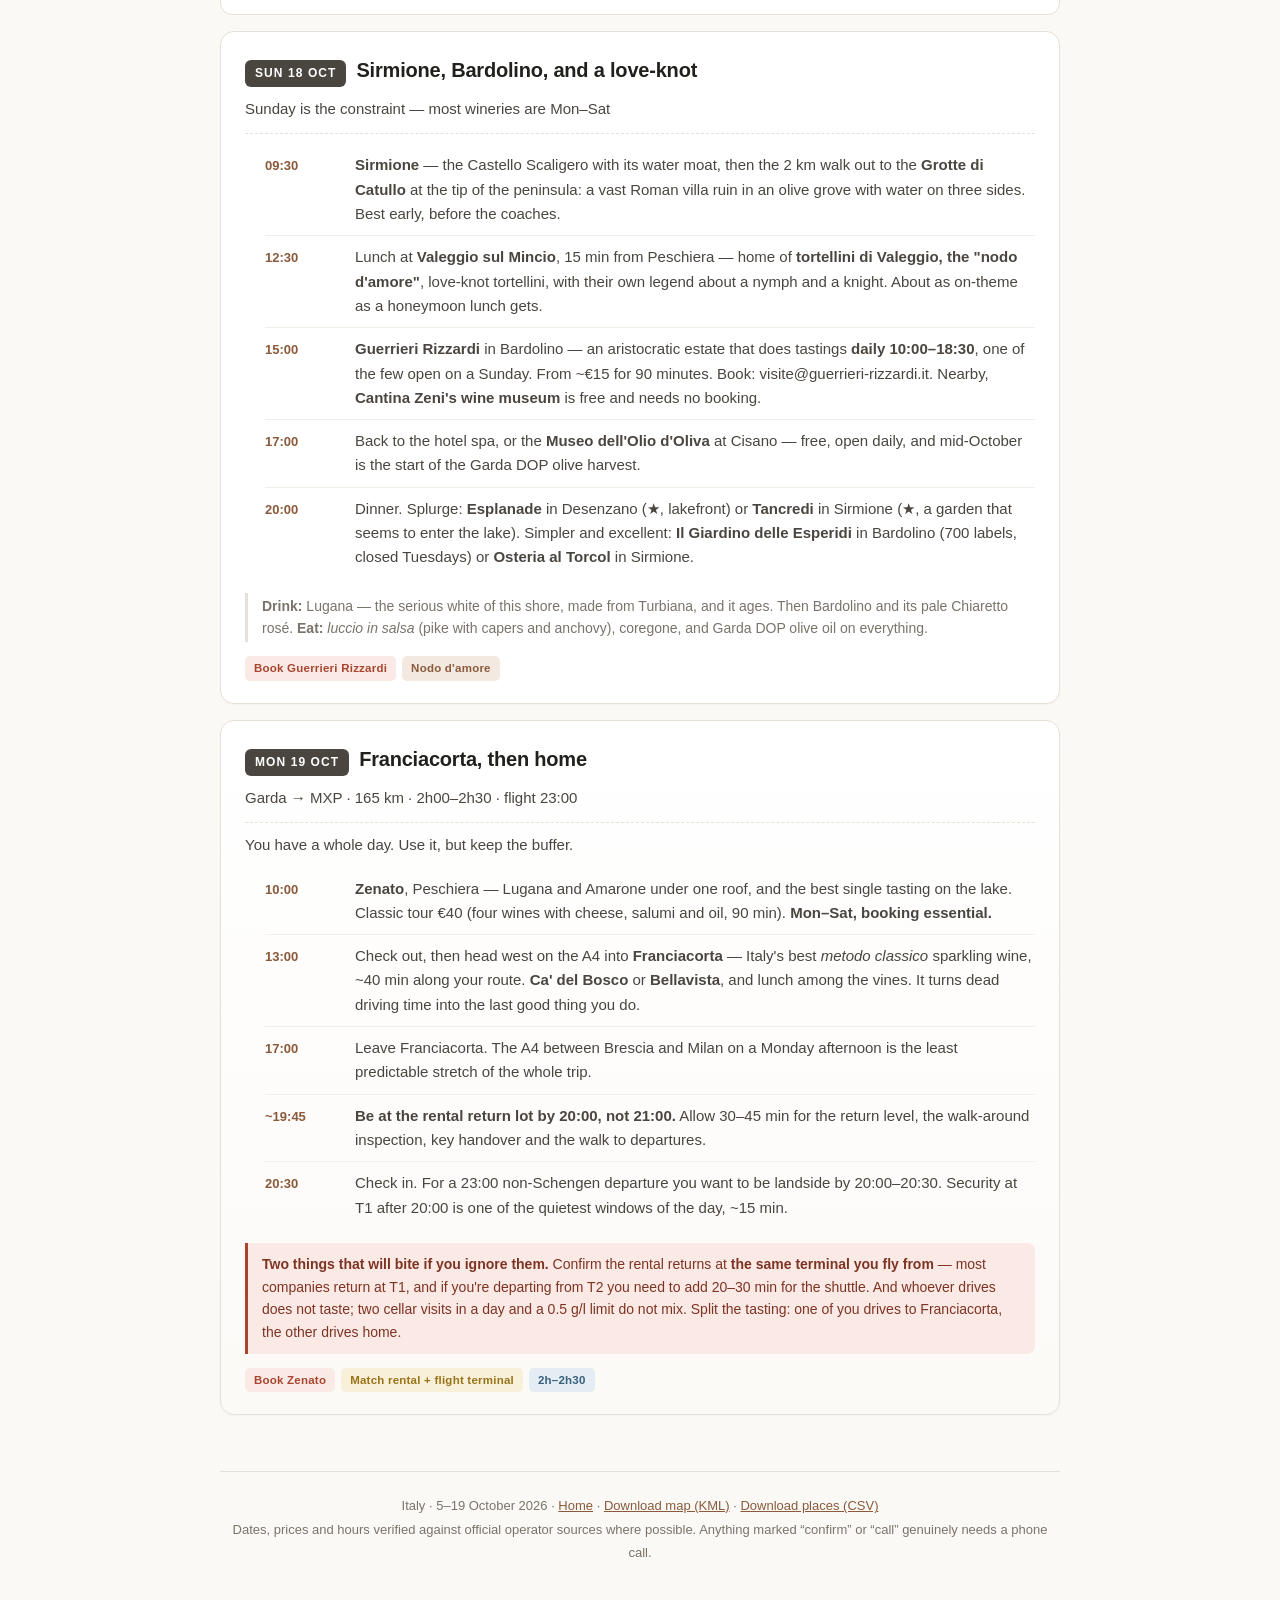
<file: itinerary.html>
<!DOCTYPE html>
<html lang="en"><head>
<meta charset="utf-8"><meta name="robots" content="noindex, nofollow">
<meta name="viewport" content="width=device-width, initial-scale=1">
<title>Itinerary · Honeymoon Italy 2026</title>
<link rel="stylesheet" href="assets/style.css">

</head><body>
<header class="hero small">
  <div class="inner">
    <p class="eyebrow">Honeymoon</p>
    <h1>Lakes, Dolomites &amp; Lagoon</h1>
    <p class="dates">Day by day · 15 days</p>
  </div>
</header>
<nav class="tabs"><div class="inner"><a href="index.html">Home</a><a href="timeline.html">Timeline</a><a href="itinerary.html" class="on">Itinerary</a><a href="map.html">Map</a><a href="weather.html">Bad weather</a><a href="food.html">Food</a><a href="picks.html">Picks</a><a href="practical.html">Practical</a><a href="checklist.html">Checklist</a></div></nav>
<div class="wrap">
<div class="subnav"><a href="#como">5–8 Lake Como</a><a href="#gardena">8–12 Val Gardena</a><a href="#cortina">12–16 Cortina</a><a href="#venice">16–17 Venice</a><a href="#garda">17–19 Garda</a></div>
<h2 class="sec" id="como">5–8 October · Brianza &amp; Lake Como</h2>
<p style="font-size:14.5px;color:var(--ink-3);margin:-6px 0 20px">
  Base: HSM Hotel San Martino, Garbagnate Monastero (LC). 3★, 24-hour reception, free parking, good breakfast — but <b>no proper restaurant</b>, and it sits ~500 m off the SS36, so ask for a room away from the road. It's a base, not a destination; everything good is 20–50 min away by car.
</p>

<div class="day travel">
  <div class="day-head"><span class="day-date">Mon 5 Oct</span><h3 class="day-title">Land, drive, sleep</h3></div>
  <p class="day-sub">MXP 19:00 → Garbagnate Monastero · ~85 km · sunset 18:58</p>
  <ul class="tl">
    <li><span class="t">19:00</span><span class="d">Wheels down at Malpensa.</span></li>
    <li><span class="t">19:20–20:15</span><span class="d">Passport control and bags. Allow the full 45 minutes — evening T1 queues are real.</span></li>
    <li><span class="t">20:15–21:00</span><span class="d">Rental car. The majors are in the multi-storey directly connected to T1 arrivals; brokers need a shuttle, which adds 20–30 min.</span></li>
    <li><span class="t">~21:00</span><span class="d"><b>Eat here, at the airport, before you drive.</b> Landside T1 runs to ~22:00–23:00.</span></li>
    <li><span class="t">21:20</span><span class="d">Drive: A8 → Tangenziale Nord → SS36 north → exit Nibionno / Costa Masnaga. After 20:00 Milan is clear. ~1h15.</span></li>
    <li><span class="t">~22:30</span><span class="d">Check in. 24-hour reception. A drink at the hotel bar and bed.</span></li>
  </ul>
  <div class="note warn"><b>Don't plan a restaurant dinner tonight.</b> You'll realistically be on the road at 21:00, Italian kitchens in Brianza take last orders 21:30–22:00, and <b>Monday is the standard closing day</b> for restaurants here. Eating at Malpensa is unromantic but it's the difference between arriving fed and arriving at 22:30 hunting for an open kitchen. As a hedge, have the hotel ring <b>Birra &amp; Brace</b> (roadside grill, 2 min away, +39 031 851700 via reception) that afternoon.</div>
  <div class="note"><b>Toll warning:</b> if the satnav routes you onto the <b>A36 Pedemontana</b>, there are no toll booths — it bills by licence plate and must be paid online within 15 days, or the rental company adds an admin fee months later. Avoid it, or pay at pedemontana.com.</div>
  <div class="tags"><span class="tag t-drive">Drive 1h15</span><span class="tag t-check">Book: room away from SS36</span></div>
</div>

<div class="day">
  <div class="day-head"><span class="day-date">Tue 6 Oct</span><h3 class="day-title">West shore — Balbianello &amp; Carlotta</h3></div>
  <p class="day-sub">Lenno &amp; Tremezzo → Bellagio by ferry · ~1h10 each way</p>
  <p><b>The order of these two days is not negotiable.</b> Villa del Balbianello is closed Mondays <em>and Wednesdays</em>; Villa Monastero in Varenna is closed Tuesdays. So: west shore today, Varenna tomorrow. Reverse it and you lose both headline villas.</p>
  <ul class="tl">
    <li><span class="t">08:30</span><span class="d">Drive to Lenno via Como (~1h10).</span></li>
    <li><span class="t">10:00</span><span class="d"><b>Villa del Balbianello</b> — the promontory villa from <em>Casino Royale</em> and <em>Star Wars</em>. Gardens ~€13–14; gardens + 45-min interior tour ~€24–25. Get there by taxi-boat from Lido di Lenno (~€6 each way, 5 min) or the woodland path (20–25 min, stony, uphill).</span></li>
    <li><span class="t">12:30</span><span class="d">Lunch in Lenno or Tremezzo, on the water.</span></li>
    <li><span class="t">14:30</span><span class="d"><b>Villa Carlotta</b>, Tremezzo — 7 hectares of botanic garden plus Canova and Hayez inside. Open daily, 10:00–19:00 until 18 Oct. ~€15–17.50.</span></li>
    <li><span class="t">17:00</span><span class="d">Ferry Cadenabbia → <b>Bellagio</b> as foot passengers. Villa Melzi gardens (€10, to 19:00) or just the lanes and the lakefront.</span></li>
    <li><span class="t">18:00</span><span class="d">Golden hour is 17:45–18:55. If you do one boat trip all trip, make it a <b>private sunset hour from Bellagio or Varenna</b> (~€150–200 for 1h, or shared from ~€40 pp). October light on this lake is the best of the year.</span></li>
  </ul>
  <div class="note warn"><b>Ferry timetable:</b> the summer schedule expires 4 October — the day before you arrive — and the autumn one wasn't published when I looked. Re-check <b>navigazionelaghi.it</b> two weeks out. Even the sparsest winter timetable runs roughly hourly 06:00–21:00, so you'll be fine, just confirm. The <b>central-lake day pass (~€17.50)</b> beats singles after three hops.</div>
  <div class="note park">
    <span class="plabel">Parking</span>
    <b>Park once, then walk and use the shore bus.</b> Lenno → Tremezzo → Cadenabbia is 3 km along one road, and the <b>C10 bus</b> runs that shore all day for a couple of euros. Moving the car three times is the classic wasted afternoon here.
    <ul>
      <li><b>Balbianello:</b> aim for the <b>Lido di Lenno lakefront lot</b> — it's where the taxi-boat leaves from and where the woodland path starts. Paid, blue lines, roughly €1.50–2/h. Set the satnav to "Lido di Lenno", not the villa.</li>
      <li><b>Free alternative:</b> the residential streets uphill off the SS340 in <b>Lenno and Mezzegra</b> — white lines, 10–15 min walk down. Read the signs; anything yellow is residents-only.</li>
      <li><b>Villa Carlotta:</b> the small lot opposite the entrance fills fast. Better to leave the car at Lenno and take the C10 two stops, or park on the <b>Tremezzo lakefront</b> / near the <b>Cadenabbia ferry pier</b> and walk 10 min.</li>
      <li><b>Ferry:</b> leave the car at Cadenabbia and walk on. <b>Don't put it on the car ferry</b> — you don't need it in Bellagio and it costs several times a foot ticket.</li>
    </ul>
  </div>
  <div class="tags"><span class="tag t-book">Book Balbianello interior tour</span><span class="tag t-check">Check ferry timetable</span><span class="tag t-drive">~1h10 each way</span></div>
</div>

<div class="day">
  <div class="day-head"><span class="day-date">Wed 7 Oct</span><h3 class="day-title">Varenna — the old mule track</h3></div>
  <p class="day-sub">Sentiero del Viandante + Villa Monastero · ~50 min each way</p>
  <ul class="tl">
    <li><span class="t">08:30</span><span class="d">Drive to Varenna (~50 min via SS36 through Lecco). Park at the <b>Varenna-Esino-Perledo railway station</b> — see below, it's the trick that makes today work.</span></li>
    <li><span class="t">09:30</span><span class="d"><b>Sentiero del Viandante, Varenna → Bellano.</b> Ancient mule track high above the lake through chestnut woods. ~3h, ~530 m cumulative ascent, well waymarked. Start at Olivedo, up Via della Croce → Vezio → Regolo → the "Bosco delle Streghe" → Bellano. <b>This is the best half-day walk of the Como leg.</b></span></li>
    <li><span class="t">12:45</span><span class="d"><b>Orrido di Bellano</b> — a lit walkway bolted into a gorge carved by the Pioverna. €8. Then lunch in Bellano.</span></li>
    <li><span class="t">14:30</span><span class="d">Train Bellano → Varenna, a few minutes, ~€2–3, frequent. Clean point-to-point walk, no backtracking.</span></li>
    <li><span class="t">15:15</span><span class="d"><b>Villa Monastero</b> (open Wed; closed Tue) — a botanic garden strung a kilometre along the shore, plus the house-museum. Garden + museum €15, garden only €13. Last entry 17:30.</span></li>
    <li><span class="t">19:30</span><span class="d">Dinner in Varenna — the prettiest village on the lake after dark. <b>Il Cavatappi</b> (tiny, stone alley, the romantic one) or <b>Vecchia Varenna</b> (on the water, in a former black-marble works).</span></li>
  </ul>
  <div class="note park">
    <span class="plabel">Parking</span>
    <b>Park at the Varenna-Esino-Perledo train station, not down in the village.</b> It sits on the hillside above Varenna with roadside and lot parking that's free or near-free, and it's a 10-minute walk down into the centre. And because you're returning from Bellano <em>by train to that exact station</em>, the car is waiting where you finish — no backtracking, no second parking payment, no walking back uphill at the end of a 3-hour hike.
    <ul>
      <li><b>If it's full:</b> the terraced lots on the <b>SP72 above the village</b> and the ferry-pier lots at <b>Olivedo</b> are the paid options — blue lines, roughly €2/h or €12–15/day in high season, usually cheaper and less strictly enforced in October. Check the sign.</li>
      <li><b>Free:</b> roadside white lines up towards <b>Perledo</b>, the village above Varenna — 10–15 min down, 20–25 min back up.</li>
      <li><b>Never drive into Varenna's centre.</b> It's a restricted zone and the lanes are stairs and alleys — physically not driveable.</li>
      <li>You don't need parking in Bellano; you arrive on foot and leave by train.</li>
    </ul>
  </div>
  <div class="note tip"><b>Alternative if the weather turns:</b> the <b>Lecco Wednesday market</b> runs 07:30–14:00 in Piazza Garibaldi, 50+ stalls. Then Villa Manzoni (the house of the man who wrote Italy's national novel about <em>this</em> shore) and Palazzo delle Paure, €6 each, and the lakefront promenade under the Resegone. <em>Parking in Lecco:</em> the lakefront lots along Lungolario Isonzo are paid blue-line; the free white-line streets start ~10 min back from the water.</div>
  <div class="tags"><span class="tag t-hike">3h · 530 m</span><span class="tag t-book">Book dinner in Varenna</span></div>
</div>

<div class="day travel">
  <div class="day-head"><span class="day-date">Thu 8 Oct</span><h3 class="day-title">Over to the Dolomites, via Bergamo</h3></div>
  <p class="day-sub">Garbagnate Monastero → Selva di Val Gardena · ~340 km · 4h–4h45 driving</p>
  <p>This is the longest drive of the trip. Break it in Bergamo, which sits directly on the A4 about 45 minutes in — so the stop costs you almost nothing in time.</p>
  <ul class="tl">
    <li><span class="t">07:30</span><span class="d"><em>Optional:</em> a short walk on <b>Monte Barro</b>, 15 min from the hotel — sentiero 313 is an easy hour to a terrace over Lecco and the three Brianza lakes. Or drive straight to the Eremo for the view with no effort.</span></li>
    <li><span class="t">10:00</span><span class="d">On the road. SS36 south → A4 east.</span></li>
    <li><span class="t">11:00</span><span class="d"><b>Bergamo Città Alta.</b> Park in the lower town, funicular up (~€3 return, every 5–10 min). Piazza Vecchia, the Cappella Colleoni, the Venetian walls. Lunch: <b>casoncelli alla bergamasca</b> — this is a genuinely excellent food city.</span></li>
    <li><span class="t">13:30</span><span class="d">A4 → A22 Brennero north → exit <b>Chiusa/Klausen</b> → SS242 up Val Gardena. Toll ~€21–25 total for the day.</span></li>
    <li><span class="t">~17:00</span><span class="d">Check in at Selva. Dinner at <b>Nives</b> on the village square — confirmed open year-round, which in this valley in October is not a small thing.</span></li>
  </ul>
  <div class="note park">
    <span class="plabel">Parking</span>
    <b>Monte Barro (free).</b> On a weekday you can drive straight up to <b>Piazzale Cappello degli Alpini</b> and park free at the trailhead. The <b>Eremo di Monte Barro</b> also has free parking with a terrace view for zero effort. The €5 shuttle from the Fornace lot only runs on busy weekends — a non-issue on a Thursday.
    <ul>
      <li><b>Bergamo — free park-and-ride:</b> <b>Fiera di Bergamo</b> has <b>300 free spaces</b> served by bus line 1 into the centre, and <b>Ex Bonini</b> (Via San Bernardino 149) holds ~150 cars on line 6. Both are the cheap answer if you don't mind a bus.</li>
      <li><b>Bergamo — paid, closer:</b> ATB run <b>Ex Gasometro</b> (312 spaces, between Via Gavazzeni and Via San Giovanni Bosco), <b>Via Baschenis</b> (71 spaces) and the underground <b>Stadio Atalanta</b> at Piazzale Goisis (348 spaces, <b>max height 2.20 m</b>). All open 24/7. From any of them it's a short walk or one bus stop to the funicular base on Viale Vittorio Emanuele II.</li>
      <li><b>Never drive up to Città Alta.</b> It's a ZTL, Lombardy adds regional emissions restrictions on top, and parking up there is miserable even for those allowed in. Funicular, always — ~€3 return, every 5–10 min.</li>
    </ul>
  </div>
  <div class="tags"><span class="tag t-drive">4h–4h45 + stop</span><span class="tag t-food">Casoncelli in Bergamo</span><span class="tag t-check">Free P+R at Fiera di Bergamo</span></div>
</div>

<!-- ============ VAL GARDENA ============ -->
<h2 class="sec" id="gardena">8–12 October · Val Gardena</h2>
<p style="font-size:14.5px;color:var(--ink-3);margin:-6px 0 20px">
  Base: The Oswald Grand Hotel, Selva di Val Gardena (1,563 m). Expect 7–13 °C by day, −2 to +2 °C at night, frost most mornings. Sunrise ~07:20, sunset ~18:40.
</p>

<div class="tblwrap">
<table>
<thead><tr><th>Lift</th><th>Runs until</th><th>Your window</th></tr></thead>
<tbody>
<tr><td>Ortisei–Furnes–<b>Seceda</b></td><td class="num">2 Nov</td><td class="yes">Open all 4 days</td></tr>
<tr><td><b>Col Raiser</b> (S. Cristina)</td><td class="num">1 Nov</td><td class="yes">Open all 4 days</td></tr>
<tr><td>Ortisei–<b>Alpe di Siusi</b> &amp; Seiser Alm Bahn</td><td class="num">1–2 Nov</td><td class="yes">Open all 4 days</td></tr>
<tr><td>Ciampinoi, Resciesa, Mont de Sëura</td><td class="num">11 Oct</td><td class="maybe">Last day Sun 11</td></tr>
<tr><td>Dantercëpies, Piz Seteur</td><td class="num">4 Oct</td><td class="no">Already closed</td></tr>
</tbody>
</table>
</div>

<div class="day">
  <div class="day-head"><span class="day-date">Fri 9 Oct</span><h3 class="day-title">Seceda — the ridge everyone comes for<span class="rec">Friends' pick</span></h3></div>
  <p class="day-sub">Seceda ridgeline → Rifugio Firenze → Col Raiser · 8.9 km, +575 m, 3–3.5 h, easy–moderate</p>
  <p>Drive to Ortisei (park at the cable-car station — the village centre is one of the longest pedestrian zones in the Dolomites). Ortisei–Furnes–Seceda cable car up, ~€74 return, first up 08:30.</p>
  <p>Walk the ridge under the Odle's tilted blade of rock, then drop to <b>Rifugio Firenze / Regensburgerhütte</b> for lunch — <b>it closes 12 October</b>, so this is one of your last chances. Lunch service 11:30–15:00. Descend to <b>Col Raiser</b> and gondola down to Santa Cristina.</p>
  <p><b>Also open for lunch:</b> Baita Sofie on Seceda (to 2 Nov) and Malga Odles (to 2 Nov).</p>

  <div class="note warn">
    <b>Both cheaper Seceda routes you found rely on the Fermeda chairlift — and Fermeda closes 20 September 2026.</b> It runs 20 June–20 September, so on 9 October it will have been shut for nearly three weeks. Any blog route that says "Col Raiser gondola → Fermeda chairlift → ridge", or "Cristauta/Praplan → trail 4 → Fermeda", is describing a summer trip. The good news is that the <em>idea</em> behind them still works — you just walk the Fermeda section.
  </div>

  <p><b>The cheap, quiet version that does work in October.</b> Drive to <b>Santa Cristina</b> and take the <b>Col Raiser gondola</b> instead of the Ortisei–Seceda cable car. Col Raiser runs to 1 November, costs materially less than €74 (I couldn't pull the 2026 tariff — check at the ticket window), and carries a fraction of the traffic. From the top station at ~2,106 m, walk up to the Seceda ridgeline via the <b>Pieralongia</b> rock towers — roughly <b>+400 m, 1h15–1h30</b>, which is exactly the bit the Fermeda chairlift used to do for you. Come back down past <b>Rifugio Firenze</b> for lunch. Same ridge, same view, less money, far fewer people, one extra hour of climbing.</p>

  <p><b>The fully-on-foot version</b> from the Cristauta / Praplan parking above Santa Cristina, up trail 4, is genuine but big — around <b>+900–1,000 m</b> to the ridge with no lift shortcut now that Fermeda is shut. Worth it if you want the climb; not if you want a relaxed first day in the mountains.</p>

  <div class="note tip"><b>Which to pick:</b> if the €74 doesn't bother you, the Ortisei cable car is the fastest way to the most famous view and gets you up in morning light. If you'd rather have the ridge with fewer people in it, take Col Raiser and walk the extra 400 m — that's the better honeymoon version. Either way go early; the Ortisei queue is the one genuine crowd of your Val Gardena leg, even in October.</div>
  <div class="tags"><span class="tag t-hike">3–3.5 h · 575 m</span><span class="tag t-food">Rif. Firenze lunch</span><span class="tag t-check">Fermeda chairlift closed</span></div>
</div>

<div class="day">
  <div class="day-head"><span class="day-date">Sat 10 Oct</span><h3 class="day-title">Val di Funes, then Törggelen<span class="rec">Friends' pick</span></h3></div>
  <p class="day-sub">Odle north faces in the morning, a farm table in the afternoon · both in Val d'Isarco, 15 min apart</p>
  <p><b>Morning — Val di Funes.</b> ~50 min from Selva, over the back of the same mountains you'll have walked on Seceda the day before. Park at <b>Zannes / Zans</b> at the head of the valley and walk the <b>Adolf Munkel Weg</b> — 9.2 km circuit, +378 m, 3–3.5 h, easy to moderate, running right along the base of the Odle's north wall. Huts on the route: Dusler Alm, <b>Geisler Alm</b> and Gschnagenhardt Alm.</p>
  <div class="note"><b>On Geisler Alm being a "no go":</b> I'd push back gently. Rifugio delle Odle / Geisler Alm sits directly on the Adolf Munkel Weg, so you walk past its door whether you stop or not — it costs you nothing to look. It has a reputation for being busy and a bit commercial in high summer, which is probably what the blog was reacting to; on a Saturday in mid-October that objection largely evaporates. <b>The real risk is that it's shut</b> — I couldn't verify its October season. Treat it as a bonus if the door's open, and carry something in your pack either way.</div>
  <p>The postcard is the little church of <b>Santa Maddalena</b> with the Odle behind it. <b>Non-resident cars are barred from the panorama viewpoint May–November</b> — park in the village and walk 20–30 min. <b>The Zannes car park is pre-bookable online in 2026</b>; check before you drive up.</p>
  <p><b>Shorter version</b> if you'd rather protect the afternoon: skip Munkel, do the Santa Maddalena viewpoint walk and a short loop from Zannes — about 90 minutes total.</p>
  <p>South Tyrol's "fifth season", from <em>Torggl</em>, the wooden wine press. You walk up to a licensed farm — a <b>Buschenschank</b> — and eat a long, communal, multi-course farm meal washed down with the year's brand-new, still-cloudy wine (<em>Nuier</em>) or unfermented must (<em>Siaßer</em>).</p>
  <p><b>What arrives:</b> roast chestnuts, barley soup, <em>Schlutzkrapfen</em> (spinach-ricotta ravioli), <em>Knödel</em> with butter-roasted potatoes, the <em>Schlachtplatte</em> of cured sausage and ham on sauerkraut, then <em>Krapfen</em>, <em>Strauben</em> and chestnut cake, finished with pine schnapps.</p>
  <p><b>Where.</b> <b>Villandro / Villanders</b> is the classic Törggelen village and its three certified farms — <b>Oberpartegger</b>, <b>Winklerhof</b>, <b>Pschnickerhof</b> — are linked by walking trails, so you can walk between them. Also excellent: <b>Rielingerhof</b> and <b>Patscheiderhof</b> on the Renon plateau above Bolzano, and <b>Fronthof</b> at Aica di Fiè, the closest to you.</p>
  <p>Drink the <b>Valle Isarco</b> whites with it — Sylvaner, Kerner, Veltliner. They're built for this food. If you want a proper cellar visit instead of the farm route, <b>Cantina Tramin</b> at Termeno does shop tastings without booking, Sat 09:00–17:00 — but it's an hour further south and hard to combine with Funes.</p>
  <div class="note tip"><b>Why these two go together:</b> Zannes and Villandro are about 15 minutes apart at the top of the same valley. Hike under the Odle 09:30–12:30, drive down, sit at the farm table at 13:30. You end the day having done the best short hike and the best meal in South Tyrol without doubling back once.</div>
  <div class="note warn"><b>Phone ahead.</b> Törggelen nominally starts at the beginning of October but individual farms often don't open until mid-month, and you'd be driving an hour. Confirm before you go. Choose one farm and commit — this is a three-hour lunch, not a crawl. And whoever drives, doesn't drink; Italy's limit is 0.5 g/l and enforced.</div>
  <div class="tags"><span class="tag t-book">Phone the farm</span><span class="tag t-check">Zannes parking may need booking</span><span class="tag t-hike">3–3.5 h</span><span class="tag t-food">The food highlight</span></div>
</div>

<div class="day">
  <div class="day-head"><span class="day-date">Sun 11 Oct</span><h3 class="day-title">The coffin gondola, then Alpe di Siusi<span class="rec">Blog + friends' pick</span></h3></div>
  <p class="day-sub">Passo Sella morning · Alpe di Siusi afternoon · the most date-critical day of the trip</p>

  <div class="note warn">
    <b>Today is your only shot at the "coffin gondola".</b> The <b>Forcella Sassolungo</b> lift at Passo Sella — the two-person standing cabins that never stop, so you step in while it's moving — closes on <b>11 October 2026</b>. You drive over Passo Sella the very next morning on your way to Cortina and it will already be shut. So it moves to today, or it doesn't happen.<br><br>
    <em>One caveat:</em> that 11 October date came from a single secondary source. Everything else about it fits the pattern (second Sunday of the month, same as Ciampinoi and Resciesa), but <b>call or check before you build the morning around it</b>.
  </div>

  <ul class="tl">
    <li><span class="t">09:00</span><span class="d">Drive to <b>Passo Sella</b> — 20 min from Selva, free parking at the pass.</span></li>
    <li><span class="t">09:30</span><span class="d"><b>Forcella Sassolungo gondola</b> up to <b>Rifugio Toni Demetz</b> at 2,681 m, wedged in the notch between the Sassolungo and the Cinque Dita. A five-minute ride, genuinely unnerving, and the view down into the cirque at the top is out of proportion to the effort. Coffee on the terrace, back down by ~11:00. <em>The rifugio's own closing date isn't published — it normally tracks the lift.</em></span></li>
    <li><span class="t">11:30</span><span class="d">Drive to <b>Ortisei</b> (~25 min) and take the <b>Mont Sëuc gondola</b> up to Alpe di Siusi. It runs to 2 November, so unlike everything else today it isn't going anywhere.</span></li>
  </ul>

  <p><b>Alpe di Siusi, afternoon</b> — up to 14.4 km, +483 m, 4.5 h, easy; or a much shorter loop from the top station if the morning has eaten your time. Rolling golden meadow with Sassolungo and the Sciliar on either side, and the low afternoon light is when it looks best. Lunch still available at <b>Rifugio Sassopiatto</b> (to 18 Oct), <b>Rifugio Alpe di Tires</b> (to 19 Oct), <b>Malga Schgaguler</b> (to 1 Nov), <b>Rifugio Bolzano/Schlernhaus</b> and <b>Malga Gstatsch</b> (both last day today).</p>

  <div class="note"><b>Why not the Seiser Alm Bahn from Siusi today:</b> it's the simpler option (€30 return) but it's on the wrong side of the massif from Passo Sella. Coming from the coffin gondola, Ortisei is on your way. Either lift gets you to the same meadow. <b>Don't drive up</b> — the Compatsch road is closed to non-resident cars uphill 09:00–17:00 and parking needs an online reservation.</div>

  <div class="note tip"><b>Today is also the last day</b> for Ciampinoi, Resciesa and Mont de Sëura. You can't do everything — the coffin gondola is the one worth protecting, since the other three have no equivalent anywhere else on your trip and Alpe di Siusi stays open for weeks.</div>
  <div class="note"><b>Sunset detour:</b> drive up to <b>Passo Gardena</b> (15 min from Selva) in the late afternoon — Sassolungo framed by golden larches. Zero effort, very high return.</div>
  <div class="tags"><span class="tag t-hike">4.5 h · easy</span><span class="tag t-food">Hut lunch</span></div>
</div>

<div class="day travel">
  <div class="day-head"><span class="day-date">Mon 12 Oct</span><h3 class="day-title">The Great Dolomites Road — via Carezza and Canazei<span class="rec">Friends' picks ×2</span></h3></div>
  <p class="day-sub">Selva → Passo Sella → Canazei → Lago di Carezza → Passo Pordoi → Falzarego → Passo Tre Croci · ~150 km, ~4 h driving, no tolls</p>
  <p><b>I've rerouted this day to pick up both Canazei and Lago di Carezza.</b> You were driving to Cortina anyway; this version swings west first and comes back over the high passes, which turns a transfer into the best scenic drive in the Alps.</p>
  <ul class="tl">
    <li><span class="t">08:00</span><span class="d">Leave Selva over <b>Passo Sella</b> (2,244 m) — Sassolungo filling the windscreen the whole way up. 20 minutes.</span></li>
    <li><span class="t">09:30</span><span class="d"><b>Lago di Carezza</b> (Karersee, 1,534 m) — the emerald lake that reflects the Latemar. Paid pay-and-display car park on the SS241 with an underpass to the shore; the boardwalk loop takes 20–30 min. <b>Go early:</b> the reflection needs still water, and by late morning the coach parties arrive. Swimming and going down to the water's edge are banned — it's a viewing lake, not a swimming one.</span></li>
    <li><span class="t">11:00</span><span class="d"><b>Canazei</b> (1,465 m), the main town of Val di Fassa — Ladin, lively, and the natural coffee-and-lunch stop of the day. The <b>Sass Pordoi</b> cable car above it is spectacular but its season almost certainly ends before you arrive; treat it as a bonus if it's spinning, not a plan.</span></li>
    <li><span class="t">12:45</span><span class="d"><b>Passo Pordoi</b> (2,239 m) → Arabba → SS48 <b>Passo Falzarego</b> (2,105 m). Four high passes in one morning. Budget stopping time — you will keep stopping.</span></li>
    <li><span class="t">~15:20</span><span class="d">Cortina → SR48 to Passo Tre Croci. Check in.</span></li>
    <li><span class="t">19:30</span><span class="d">Dinner at <b>El Brite de Larieto</b> — an agriturismo with its own dairy, effectively on your doorstep on the Tre Croci road. Open until late October, <b>closed Wednesdays</b>. Book: +39 368 7008083.</span></li>
  </ul>
  <div class="note tip">
    <b>Fallback plan — the slow morning.</b> The 08:00 start costs you two things worth naming: <b>Segra Sacun</b>, the biggest traditional market of the year, in Ortisei 08:00–16:00 today (food stalls, crafts, and a tradition of men giving women a decorated pear), and a last walk up <b>Vallunga</b> from Selva — a flat gravel track up a glacier-carved valley under the Puez walls, 2.5 h return, larches the whole way.<br><br>
    If either of those appeals more than a scenic drive — or if you wake up to rain, when Carezza's reflection is pointless anyway — take the <b>short pass route</b> instead: Passo Gardena → Corvara → Passo Campolongo → Arabba → Falzarego. 85 km, 2h45, still one of the great drives, and it leaves you the whole morning free. You'd drop Lago di Carezza; Canazei you'd also miss, since it's on the Passo Sella side.
  </div>
  <div class="note warn"><b>Bad-weather fallback:</b> if it has snowed, abandon the passes entirely — down to Ponte Gardena, A22 north, Val Pusteria via Dobbiaco, then SS51 south. 145 km, ~2h20, actually <em>faster</em> on the clock, just far less beautiful. Check pass status that morning at venetostrade.it or the Bolzano traffic portal.</div>
  <div class="tags"><span class="tag t-drive">~4 h driving</span><span class="tag t-rec">Carezza + Canazei</span><span class="tag t-book">Book El Brite</span></div>
</div>

<!-- ============ CORTINA ============ -->
<h2 class="sec" id="cortina">12–16 October · Cortina d'Ampezzo</h2>
<p style="font-size:14.5px;color:var(--ink-3);margin:-6px 0 20px">
  Base: B&amp;B Hotel Passo Tre Croci, 1,805 m. Expect 5–9 °C by day, hard frost most nights, 0–6 °C on the trails at 2,000–2,500 m. Sunrise ~07:26, sunset ~18:30 — and the pass loses direct sun much earlier. <b>Be off exposed terrain by 17:00.</b>
</p>

<div class="note warn">
  <b>Three rules for this leg.</b> (1) <b>Carry lunch and water every single day</b> — Locatelli, Scoiattoli, Nuvolau, Cinque Torri, Averau and Vandelli are all shut. (2) The only open lift is <b>Lagazuoi</b>, to 18 Oct. (3) <b>Reorder the days below by the forecast</b> — give Tre Cime your clearest day and Sorapis your mildest.
</div>

<div class="day">
  <div class="day-head"><span class="day-date">Tue 13 Oct</span><h3 class="day-title">Lago di Braies at dawn, then Tre Cime<span class="rec">Friends' picks ×2</span></h3></div>
  <p class="day-sub">The big one. ~07:00 to ~17:00, ~3 h driving, two of the most photographed places in the Alps.</p>
  <p><b>07:00 — leave for Lago di Braies</b> (Pragser Wildsee, 1,496 m). SR48 → Cortina → SS51 north → Dobbiaco → SS49 → Braies. ~55 km, about an hour. Sunrise is 07:26, so you'll arrive around 08:00 into the good light — <b>your friend is right that before 9 is the whole trick.</b> Still water for the reflection, the wooden boathouse empty, and the coach parties still an hour away.</p>
  <p>The shore loop is <b>3.5 km, flat, about an hour</b>. <b>No reservation needed in October</b> — the access-control system only runs 1 July–15 September. Parking is paid pay-and-display in the lots at the lakehead. The rowing boats are a summer thing and will most likely be off the water.</p>
  <p><b>~09:45 — drive on to Tre Cime</b> via Dobbiaco → Landro → Misurina, ~50 minutes. It's a clean loop; you're not backtracking.</p>
  <p><b>Stop at Lago di Misurina on the way through</b> (1,754 m) — it's directly on the road, ten minutes is enough. The classic view is the big belle-époque Grand Hotel Misurina reflected in the water with the Sorapis group behind. You'll also pass it again on the way home, so take whichever light is better. The Col de Varda chairlift above it closed on 20 September.</p>
  <p class="day-sub" style="margin-top:16px"><b>Tre Cime di Lavaredo</b> — the loop 8.8–10 km, +425 m, 3–4 h · plus Cadini viewpoint 3.9 km, +144 m, 1–1.5 h</p>
  <p><b>Book your slot at pass.auronzo.info</b>, €40 per car, valid 12 hours; autumn access is daytime only, roughly 08:00–18:00. Book it for late morning. Toll gate at Misurina, then 5 km up to Rifugio Auronzo at 2,320 m, ~700 spaces.</p>
  <p>Walk the loop anticlockwise: Cappella degli Alpini → Rifugio Lavaredo → Forcella Lavaredo (where the three north faces finally line up) → Rifugio Locatelli → Malga Langalm → back. Well graded, no exposure. <b>Locatelli is closed</b>, so there's no food, water or shelter for the middle two-thirds, and the wind at Forcella Lavaredo in October is brutal — take a proper shell.</p>
  <p>Add the <b>Cadini di Misurina viewpoint</b> — an easy hour south on trail 117, ending on the famous ledge above a fin of jagged spires. <b>The final spur is a narrow, exposed path on a rock nose.</b> Dry conditions only; skip it if there's frost or fresh snow.</p>
  <div class="note tip">The bus from Dobbiaco stops running 11 October, so driving is the only option — another reason to book the slot early.</div>
  <div class="note warn"><b>This is a 10-hour day.</b> If that's too much on your first full day in Cortina, split it: do Tre Cime alone today, and put <b>Braies on Wednesday morning</b> before Lago Federa instead — Braies 08:00–09:30, drive back down, and you're at the Federa trailhead by 11:15 with plenty of day left for a 3-hour hike and a hut lunch. Costs you an extra 1h15 of driving but makes both days comfortable.</div>
  <div class="tags"><span class="tag t-book">Book toll slot €40</span><span class="tag t-rec">Braies + Tre Cime</span><span class="tag t-hike">5–6 h walking</span><span class="tag t-check">Carry all food + water</span></div>
</div>

<div class="day">
  <div class="day-head"><span class="day-date">Wed 14 Oct</span><h3 class="day-title">Lago Federa — the golden larches</h3></div>
  <p class="day-sub">From Ponte di Ru Curto · 8.4 km / +469 m / 3 h out-and-back, or 13.1 km / +700 m / 5 h circuit</p>
  <p>The most famous larch location in the Dolomites, and mid-October is when the high stands turn. A small alpine lake at 2,046 m ringed with gold, the Croda da Lago wall behind it.</p>
  <p><b>Rifugio Croda da Lago / Palmieri</b> operates into the autumn and is the single most reliable hut lunch of your Cortina leg — but phone first: <b>+39 0436 862085</b>. If they're serving, this is the day you eat on a mountain.</p>
  <div class="note"><b>El Brite is closed on Wednesdays</b> — book dinner in Cortina instead. <b>Baita Fraina</b> (mountain-lodge cooking in small panelled rooms above town) or <b>SanBrite</b> if you want the splurge; see the eating section.</div>
  <div class="note tip"><b>On the larches, honestly:</b> peak at 1,900–2,300 m usually runs 8–20 October, valley floors later. You'll catch the start-to-middle of it — very good, probably not absolute peak. It shifts ±10 days a year with the first hard frosts.</div>
  <div class="tags"><span class="tag t-hike">3–5 h</span><span class="tag t-food">Rif. Palmieri — call first</span></div>
</div>

<div class="day">
  <div class="day-head"><span class="day-date">Thu 15 Oct</span><h3 class="day-title">Lagazuoi, Cinque Torri, home over Passo Giau<span class="rec">Blog picks</span></h3></div>
  <p class="day-sub">Falzarego out, Giau back · a loop, not an out-and-back · ~25 min from the hotel</p>
  <p><b>Morning:</b> the <b>Lagazuoi cable car</b> from Passo Falzarego to 2,752 m — the last lift standing, running to 18 October. First up 09:00, every 15 min, last down 17:00. Lunch or coffee on the Rifugio Lagazuoi terrace with the Marmolada opposite is one of the great tables in the Alps. Call <b>+39 0436 867303</b> to confirm they're serving.</p>
  <p><b>Afternoon:</b> park free at <b>Col Gallina</b>, five minutes down the road, and walk the <b>Cinque Torri / Averau / Nuvolau circuit</b> — 9.6 km, +600 m, ~3h45, via Lago di Limedes. The chairlift and all three huts are closed, so carry food. The payoff is the <b>Cinque Torri open-air WWI museum</b>: restored trenches and tunnels among the five towers, and larch forest with Lagazuoi and Tofana di Rozes behind it. The final ridge to Nuvolau is narrow with a cable — mild exposure, dry conditions only.</p>
  <div class="note tip"><b>Come home over Passo Giau</b> (2,236 m) instead of back the way you came. From Col Gallina, continue west a few minutes and turn south on the SP638 — Giau, then down to Cortina, making the whole day a loop rather than an out-and-back for no extra time. It's the most dramatic of all the Cortina passes: a bare amphitheatre under Ra Gusela and Nuvolau, and larch stands that in mid-October are as good as Lago Federa's. <b>Rifugio Fedare</b> at the top is open year-round if you want a late coffee. The pass stays open through winter, so October is never a problem.</div>
  <div class="note">If you'd rather do one big thing than two: take the cable car up and <b>walk down through Val Travenanzes</b>, a wild hanging valley, to Ponte Outo on the SR48 — 4–5 h, mostly descent, with some cabled steps near the forcella. It needs a car shuttle, so only if you can arrange a lift back to Falzarego. Alternatively, <b>Passo Giau → Monte Mondeval</b> is 12.8 km, ~5 h, moderate, open and panoramic, with larches most of the way — a full-day substitute for the Falzarego pair.</div>
  <div class="tags"><span class="tag t-hike">Full day</span><span class="tag t-food">Rif. Lagazuoi 2,752 m</span></div>
</div>

<div class="day">
  <div class="day-head"><span class="day-date">Flex</span><h3 class="day-title">Lago di Sorapis — swap it in on your mildest day</h3></div>
  <p class="day-sub">Trail 215, straight from the hotel · 11.5 km out-and-back, ~500 m, ~4 h</p>
  <p>The trailhead is at Passo Tre Croci — you walk out of the hotel and start. A milky turquoise glacial lake under the Sorapis walls, and one of the most photographed places in the Dolomites.</p>
  <div class="note warn"><b>Read this before you commit.</b> Trail 215 has narrow exposed ledge traverses secured by steel cables, metal ladders and stairs, and polished rock with poor grip. Those sections face north and east and sit in shade — <b>iced ladders and verglas are a genuine October risk</b>. Rifugio Vandelli closed on 20 September, so there's no water, shelter or toilet. The lake also shrinks to a pool by October and can be partly frozen. Go on a dry, mild day, start mid-morning once the sun has been on it, <b>carry microspikes</b>, and turn back if there's ice. Ask the hotel the evening before — they'll know the ladder conditions.</div>
  <p>This is the natural hike to drop if the weather doesn't cooperate, and the natural one to swap in for Lago Federa or Cinque Torri if it does.</p>
  <div class="tags"><span class="tag t-hike">4 h · from the door</span><span class="tag t-check">Microspikes</span></div>
</div>

<div class="day travel">
  <div class="day-head"><span class="day-date">Fri 16 Oct</span><h3 class="day-title">Down to the lagoon</h3></div>
  <p class="day-sub">Passo Tre Croci → Venice · ~170 km · 3h–3h30 · toll ~€8.20</p>
  <ul class="tl">
    <li><span class="t">09:00</span><span class="d">Slow morning. Coffee in Cortina — park in the peripheral lots, the centre is a hard ZTL and Corso Italia is pedestrian.</span></li>
    <li><span class="t">10:30</span><span class="d">SR48 → SS51 di Alemagna south → A27 at Pian di Vedoia → Mestre → Ponte della Libertà. Two new bypasses opened in January 2026 have largely killed the old SS51 gridlock. Local traffic peaks 08:30–10:00 and 16:30–18:30 — leaving around 10:30 gives you a clean run.</span></li>
    <li><span class="t">~14:00</span><span class="d"><b>Park at Tronchetto</b> — €29 per 24 h, covered, 3,483 spaces, and you never leave the causeway. <b>Max height 2.10 m</b>, so check your car isn't a tall SUV. Piazzale Roma garages are €35–45 and a far worse approach.</span></li>
    <li><span class="t">14:30</span><span class="d">Buy two <b>24-hour vaporetto passes, €25 each</b>. Break-even is three rides and you'll do more — and it makes the after-dark Line 1 ride down the Grand Canal free.</span></li>
  </ul>
  <div class="tags"><span class="tag t-drive">3h–3h30</span><span class="tag t-check">Car height &lt; 2.10 m</span></div>
</div>

<!-- ============ VENICE ============ -->
<h2 class="sec" id="venice">16–17 October · Venice</h2>

<div class="day">
  <div class="day-head"><span class="day-date">Fri 16 Oct</span><h3 class="day-title">One night, done properly</h3></div>
  <p class="day-sub">Stay on the island. Dorsoduro or Cannaregio.</p>
  <p><b>Where to stay.</b> <b>Dorsoduro</b> (Accademia / Zattere) is the romantic pick — the Zattere at sunset with a spritz is the memory you're buying. <b>Cannaregio</b> is the easy pick: one vaporetto stop from Piazzale Roma, the best cicchetti crawl in the city, genuinely local. Skip San Marco and skip Castello — Castello is lovely for three nights and miserable with luggage for one.</p>
  <div class="note tip"><b>Do not stay in Mestre.</b> It saves you €4–14 and costs you the only thing that makes a one-night Venice worth doing: the city between 18:00 and 10:00, when the day-trippers are gone and the calli are empty and lit.</div>
  <ul class="tl">
    <li><span class="t">15:30</span><span class="d">Drop bags. Walk the <b>Zattere</b> — the long sunny quay facing Giudecca. Punta della Dogana, the Salute.</span></li>
    <li><span class="t">18:00</span><span class="d"><b>Cannaregio bacaro crawl</b> along Fondamenta della Misericordia and Ormesini. <b>Osteria alla Vedova</b> for the legendary deep-fried <em>polpetta</em>. <b>Vino Vero</b> for natural wine and crostini with stracciatella and anchovy. <b>Al Timon</b>, where everyone sits on the canal edge and on the moored boat. €2–5 a cicchetto, €2–3 an <em>ombra</em>. Carry cash.</span></li>
    <li><span class="t">20:30</span><span class="d">Dinner. <b>Antiche Carampane</b> (San Polo) — the one with the sign in the window saying no pizza, no lasagne, no tourist menu. Outstanding fried fish. ~€70–90 pp, <b>book weeks ahead</b>, closed Sun–Mon so Friday works. Alternatives: <b>Osteria alle Testiere</b> (22 seats, pure lagoon fish) or <b>Local</b> (Michelin-starred, elevated cicchetti).</span></li>
    <li><span class="t">22:30</span><span class="d"><b>Vaporetto Line 1, the whole Grand Canal, after dark.</b> An hour, all stops, already paid for. Nothing else in Venice is this good for free.</span></li>
  </ul>
  <div class="note"><b>October is <em>moeche</em> season</b> — soft-shell lagoon crabs, fried whole, available for only a few weeks a year. If you see them on a menu, order them without thinking about it.</div>
  <div class="note"><b>No access fee.</b> The 2026 trial ran 3 April–26 July and is over. Hotel tourist tax is ~€4.50 pp per night at a 4★, paid at checkout.</div>
  <div class="tags"><span class="tag t-book">Book dinner weeks ahead</span><span class="tag t-food">Bacaro crawl</span></div>
</div>

<div class="day travel">
  <div class="day-head"><span class="day-date">Sat 17 Oct</span><h3 class="day-title">Rialto, then west to Garda</h3></div>
  <p class="day-sub">Venice → Lake Garda south shore · 153 km · 1h45–2h · toll €11.10</p>
  <ul class="tl">
    <li><span class="t">09:00</span><span class="d"><b>Rialto market</b> — Saturday morning is the good one. Fish, produce, noise.</span></li>
    <li><span class="t">11:00</span><span class="d"><b>All'Arco</b>, Calle dell'Arco, San Polo 436. A standing-room counter, no written menu, everything made that morning — <em>baccalà mantecato</em>, <em>sarde in saor</em>, raw crudi. €1.50–4 each. No reservations, closed Sunday, and <b>the shutters come down around 14:00 when the trays are empty</b>. Go early.</span></li>
    <li><span class="t">13:30</span><span class="d">Collect the car at Tronchetto. A4 west to Sirmione or Desenzano.</span></li>
    <li><span class="t">~16:00</span><span class="d">Check in at Garda. Evening: the <b>Salò lakefront passeggiata</b>, or <b>Sirmione's old town</b> once the day-trippers have gone — which, at this hour in October, they have.</span></li>
  </ul>
  <div class="note warn"><b>If you stay in Sirmione:</b> the historic centre peninsula is a 24/7 camera-controlled ZTL, year-round. <b>Email your plate to the hotel at least 24–48 h ahead and keep the written confirmation.</b> Doing it verbally at check-in is too late — the camera has already fired. Fines are €80–100 plus a rental admin fee, arriving 6–14 months later.</div>
  <div class="tags"><span class="tag t-drive">1h45–2h</span><span class="tag t-check">Register plate if Sirmione</span></div>
</div>

<!-- ============ GARDA ============ -->
<h2 class="sec" id="garda">17–19 October · Lake Garda</h2>

<p style="font-size:15px;color:var(--ink-2);margin:0 0 6px"><b>Book the south-west corner.</b> It's the difference between a relaxed departure day and a stressful one.</p>
<div class="tblwrap">
<table>
<thead><tr><th>Base</th><th>Realistic drive to MXP</th><th>Verdict</th></tr></thead>
<tbody>
<tr><td>Desenzano del Garda</td><td class="num">2h00–2h15</td><td class="yes">Best logistics</td></tr>
<tr><td>Sirmione</td><td class="num">2h00–2h30</td><td class="yes">Best atmosphere</td></tr>
<tr><td>Padenghe / Moniga</td><td class="num">2h00–2h20</td><td class="yes">Quiet, good value</td></tr>
<tr><td>Salò / Gardone Riviera</td><td class="num">2h20–2h50</td><td class="yes">Prettiest shore, still fine</td></tr>
<tr><td>Bardolino / Lazise (east)</td><td class="num">2h20–2h50</td><td class="maybe">No better for MXP, less dramatic</td></tr>
<tr><td>Limone / Riva del Garda</td><td class="num">3h15–3h45</td><td class="no">Rules itself out</td></tr>
</tbody>
</table>
</div>

<p style="font-size:15px;color:var(--ink-2);margin:22px 0 6px"><b>Hotel shortlist</b> — all should be open mid-October (the Garda shutdown wave hits the last week of the month; the south-west is a year-round thermal-spa economy). Confirm availability, then email to be sure.</p>
<div class="tblwrap">
<table>
<thead><tr><th>Hotel</th><th>Town</th><th>~€/night</th><th>Why</th></tr></thead>
<tbody>
<tr><td><b>Bellerive Lifestyle Hotel</b></td><td>Salò</td><td class="num">200–280</td><td>4★S design hotel on the Gulf of Salò, pool, spa, free parking. Salò's promenade is the best evening walk on the lake. <b>My pick in budget.</b></td></tr>
<tr><td><b>Hotel Acquaviva del Garda</b></td><td>Desenzano</td><td class="num">180–260</td><td>Real thermal spa, lakefront, walkable into lively Desenzano, 5 min to the A4. <b>Best departure-day logistics.</b></td></tr>
<tr><td><b>Villa Arcadio</b></td><td>Salò hills</td><td class="num">250–350</td><td>13th-c. convent on a hillside, ~20 rooms, panoramic pool, superb restaurant. <b>The most romantic thing on this list.</b></td></tr>
<tr><td>Grand Hotel Terme</td><td>Sirmione</td><td class="num">250–350</td><td>5★ thermal, views to the Castello Scaligero, spa garden.</td></tr>
<tr><td>West Garda Hotel</td><td>Padenghe</td><td class="num">130–180</td><td>Hillside, big panoramic pool, quiet, excellent value.</td></tr>
<tr><td>Splendido Bay</td><td>Padenghe</td><td class="num">300–450</td><td>5★ modern, large spa, private beach, adults-oriented calm.</td></tr>
<tr><td>Grand Hotel Fasano</td><td>Gardone Riviera</td><td class="num">450+</td><td>Former Habsburg hunting lodge in a lakefront park. <b>Confirmed open</b> 27 Mar 2026 – 6 Jan 2027. Over budget; magnificent.</td></tr>
</tbody>
</table>
</div>

<div class="day">
  <div class="day-head"><span class="day-date">Sun 18 Oct</span><h3 class="day-title">Sirmione, Bardolino, and a love-knot</h3></div>
  <p class="day-sub">Sunday is the constraint — most wineries are Mon–Sat</p>
  <ul class="tl">
    <li><span class="t">09:30</span><span class="d"><b>Sirmione</b> — the Castello Scaligero with its water moat, then the 2 km walk out to the <b>Grotte di Catullo</b> at the tip of the peninsula: a vast Roman villa ruin in an olive grove with water on three sides. Best early, before the coaches.</span></li>
    <li><span class="t">12:30</span><span class="d">Lunch at <b>Valeggio sul Mincio</b>, 15 min from Peschiera — home of <b>tortellini di Valeggio, the "nodo d'amore"</b>, love-knot tortellini, with their own legend about a nymph and a knight. About as on-theme as a honeymoon lunch gets.</span></li>
    <li><span class="t">15:00</span><span class="d"><b>Guerrieri Rizzardi</b> in Bardolino — an aristocratic estate that does tastings <b>daily 10:00–18:30</b>, one of the few open on a Sunday. From ~€15 for 90 minutes. Book: visite@guerrieri-rizzardi.it. Nearby, <b>Cantina Zeni's wine museum</b> is free and needs no booking.</span></li>
    <li><span class="t">17:00</span><span class="d">Back to the hotel spa, or the <b>Museo dell'Olio d'Oliva</b> at Cisano — free, open daily, and mid-October is the start of the Garda DOP olive harvest.</span></li>
    <li><span class="t">20:00</span><span class="d">Dinner. Splurge: <b>Esplanade</b> in Desenzano (★, lakefront) or <b>Tancredi</b> in Sirmione (★, a garden that seems to enter the lake). Simpler and excellent: <b>Il Giardino delle Esperidi</b> in Bardolino (700 labels, closed Tuesdays) or <b>Osteria al Torcol</b> in Sirmione.</span></li>
  </ul>
  <div class="note"><b>Drink:</b> Lugana — the serious white of this shore, made from Turbiana, and it ages. Then Bardolino and its pale Chiaretto rosé. <b>Eat:</b> <em>luccio in salsa</em> (pike with capers and anchovy), coregone, and Garda DOP olive oil on everything.</div>
  <div class="tags"><span class="tag t-book">Book Guerrieri Rizzardi</span><span class="tag t-food">Nodo d'amore</span></div>
</div>

<div class="day travel">
  <div class="day-head"><span class="day-date">Mon 19 Oct</span><h3 class="day-title">Franciacorta, then home</h3></div>
  <p class="day-sub">Garda → MXP · 165 km · 2h00–2h30 · flight 23:00</p>
  <p>You have a whole day. Use it, but keep the buffer.</p>
  <ul class="tl">
    <li><span class="t">10:00</span><span class="d"><b>Zenato</b>, Peschiera — Lugana and Amarone under one roof, and the best single tasting on the lake. Classic tour €40 (four wines with cheese, salumi and oil, 90 min). <b>Mon–Sat, booking essential.</b></span></li>
    <li><span class="t">13:00</span><span class="d">Check out, then head west on the A4 into <b>Franciacorta</b> — Italy's best <em>metodo classico</em> sparkling wine, ~40 min along your route. <b>Ca' del Bosco</b> or <b>Bellavista</b>, and lunch among the vines. It turns dead driving time into the last good thing you do.</span></li>
    <li><span class="t">17:00</span><span class="d">Leave Franciacorta. The A4 between Brescia and Milan on a Monday afternoon is the least predictable stretch of the whole trip.</span></li>
    <li><span class="t">~19:45</span><span class="d"><b>Be at the rental return lot by 20:00, not 21:00.</b> Allow 30–45 min for the return level, the walk-around inspection, key handover and the walk to departures.</span></li>
    <li><span class="t">20:30</span><span class="d">Check in. For a 23:00 non-Schengen departure you want to be landside by 20:00–20:30. Security at T1 after 20:00 is one of the quietest windows of the day, ~15 min.</span></li>
  </ul>
  <div class="note warn"><b>Two things that will bite if you ignore them.</b> Confirm the rental returns at <b>the same terminal you fly from</b> — most companies return at T1, and if you're departing from T2 you need to add 20–30 min for the shuttle. And whoever drives does not taste; two cellar visits in a day and a 0.5 g/l limit do not mix. Split the tasting: one of you drives to Franciacorta, the other drives home.</div>
  <div class="tags"><span class="tag t-book">Book Zenato</span><span class="tag t-check">Match rental + flight terminal</span><span class="tag t-drive">2h–2h30</span></div>
</div>

<!-- ============ FRIENDS' PICKS ============ -->
<footer>
  Italy · 5–19 October 2026 · <a href="index.html">Home</a> ·
  <a href="assets/Honeymoon-Italy-2026-map.kml">Download map (KML)</a> ·
  <a href="assets/Honeymoon-Italy-2026-places.csv">Download places (CSV)</a><br>
  Dates, prices and hours verified against official operator sources where possible.
  Anything marked “confirm” or “call” genuinely needs a phone call.
</footer>
</div></body></html>
</file>
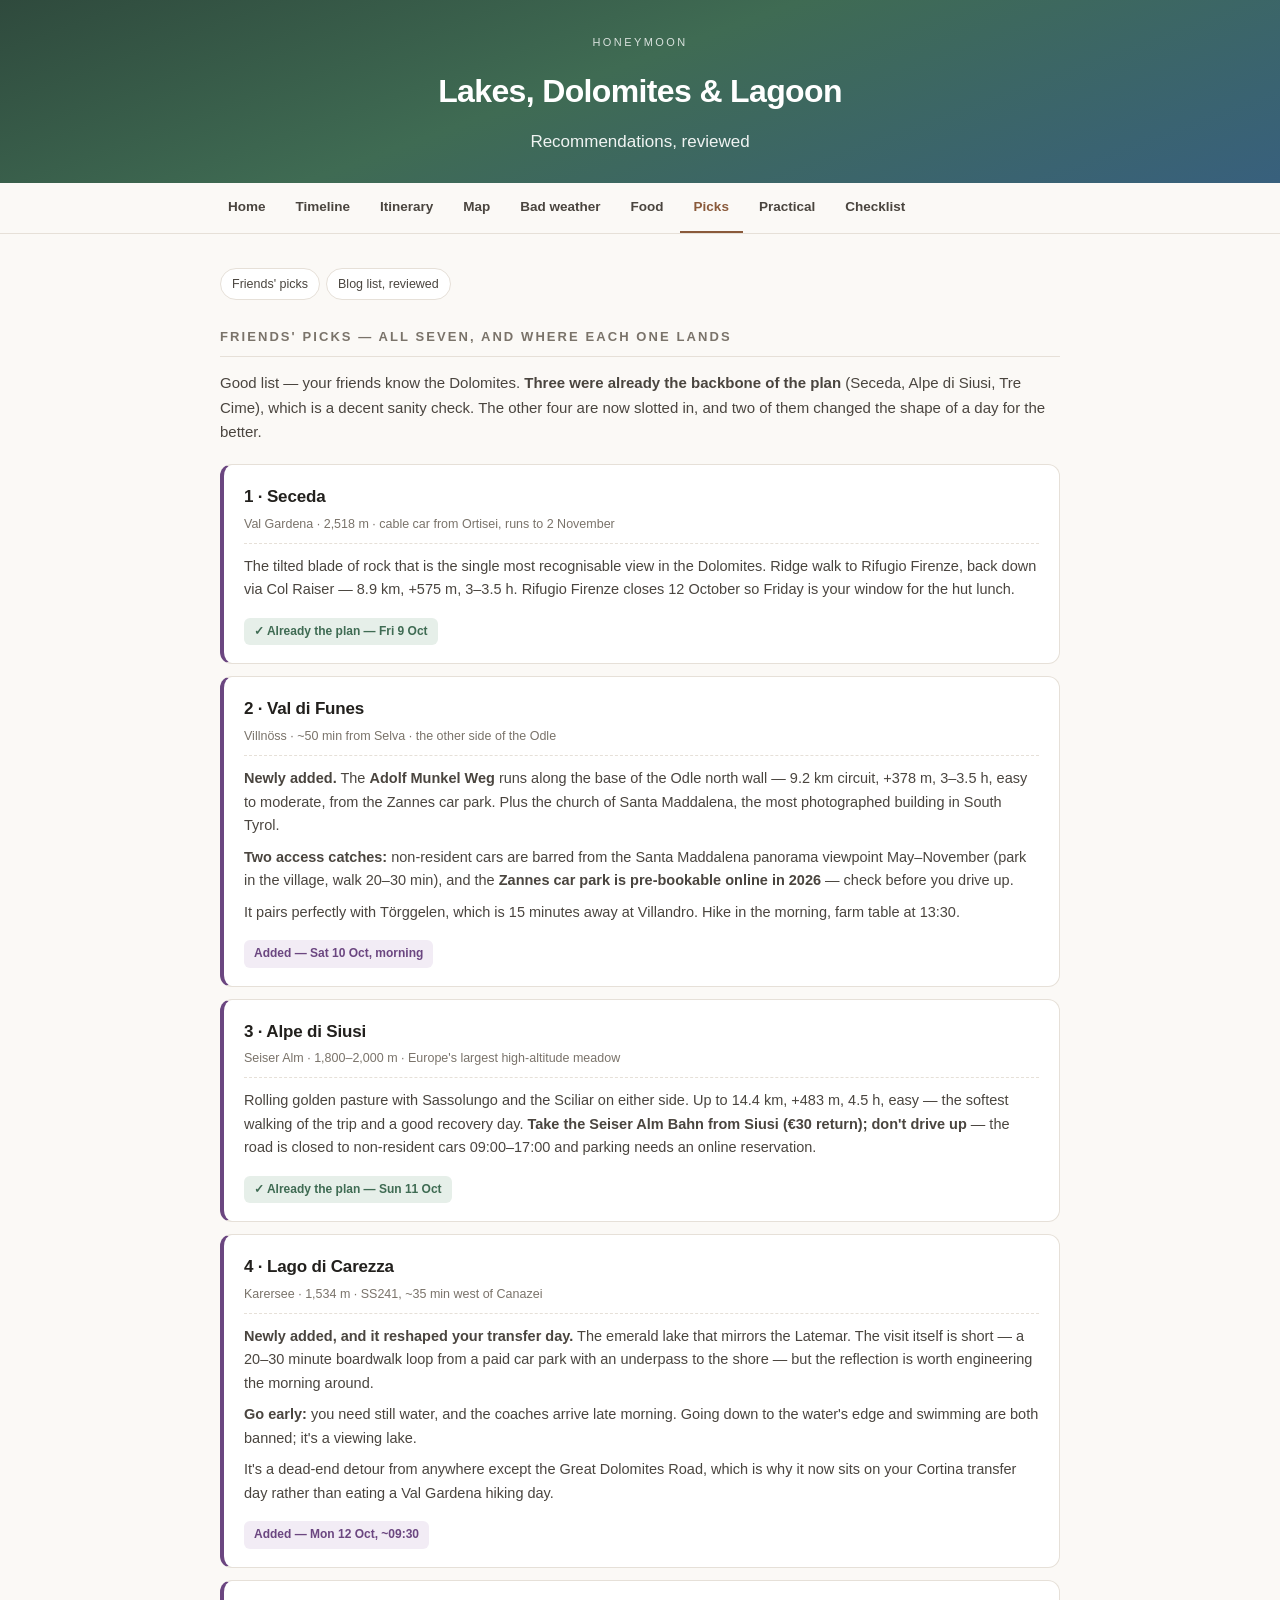
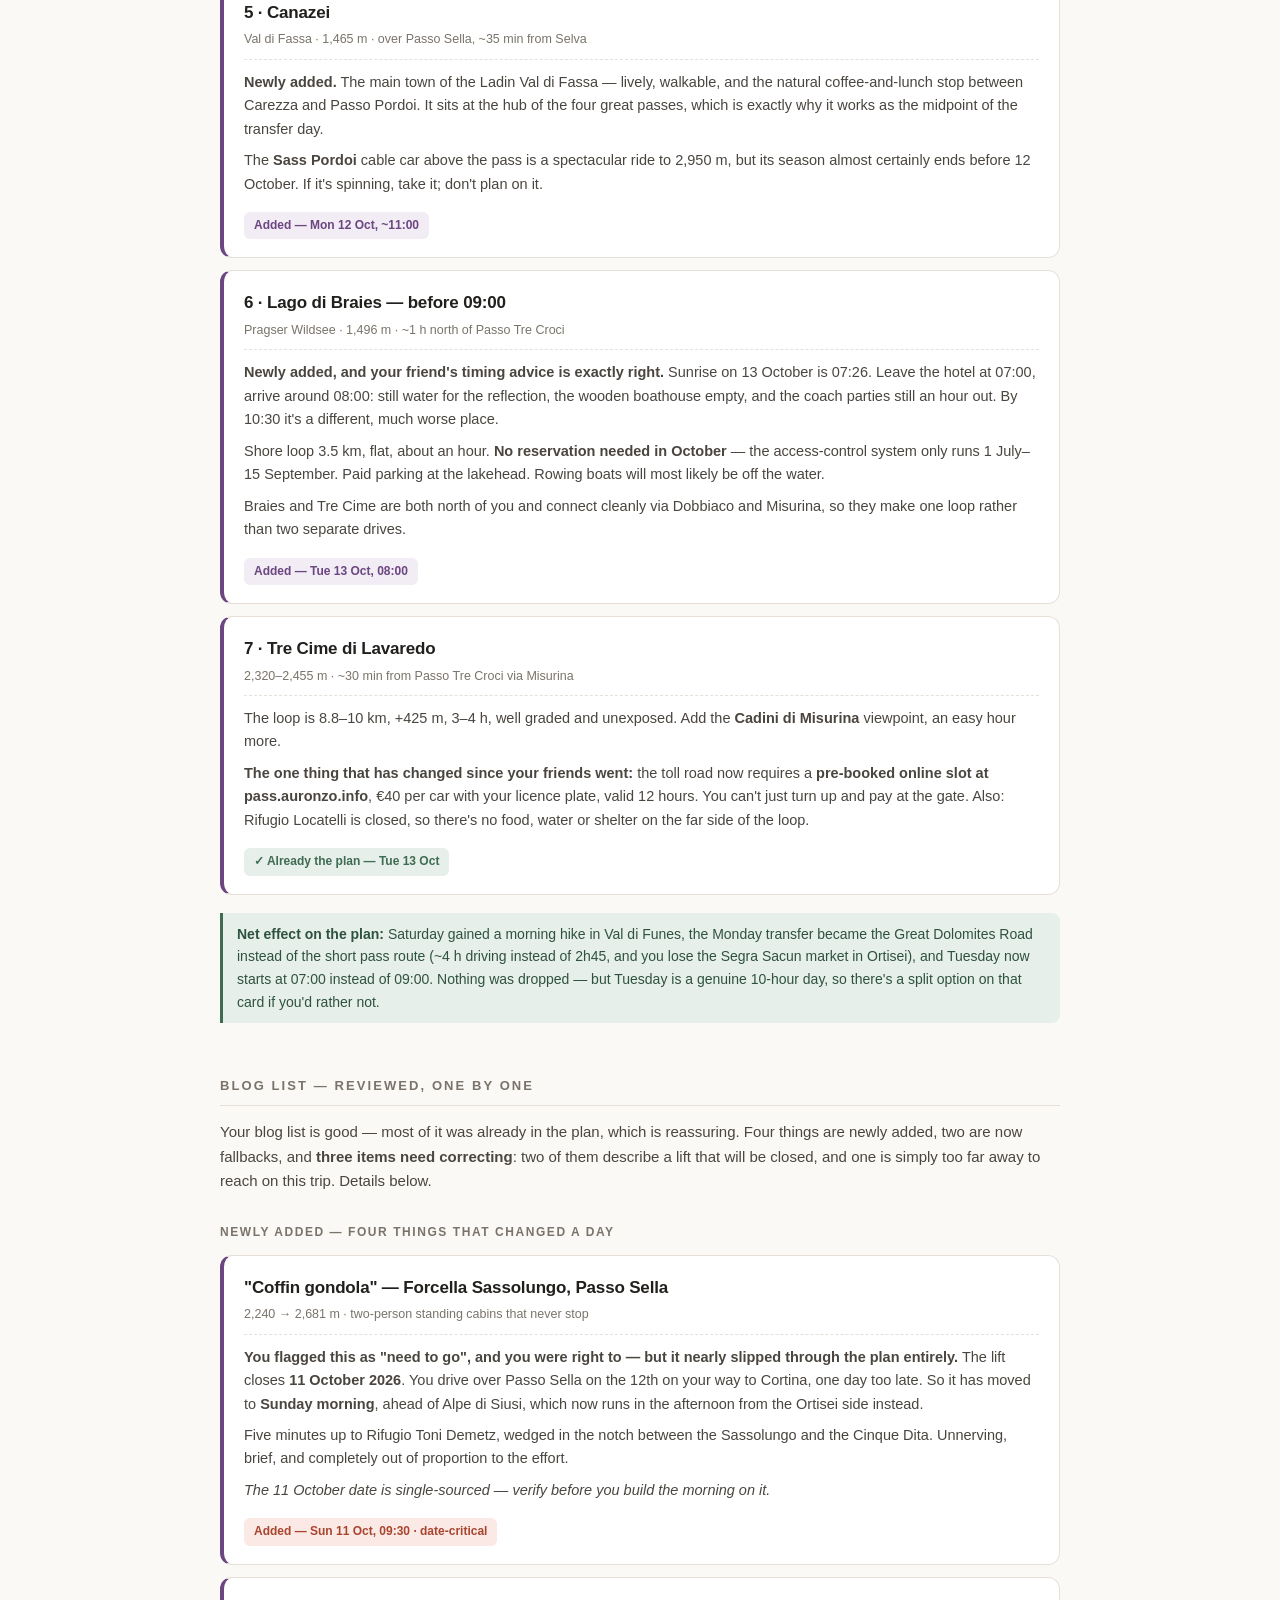
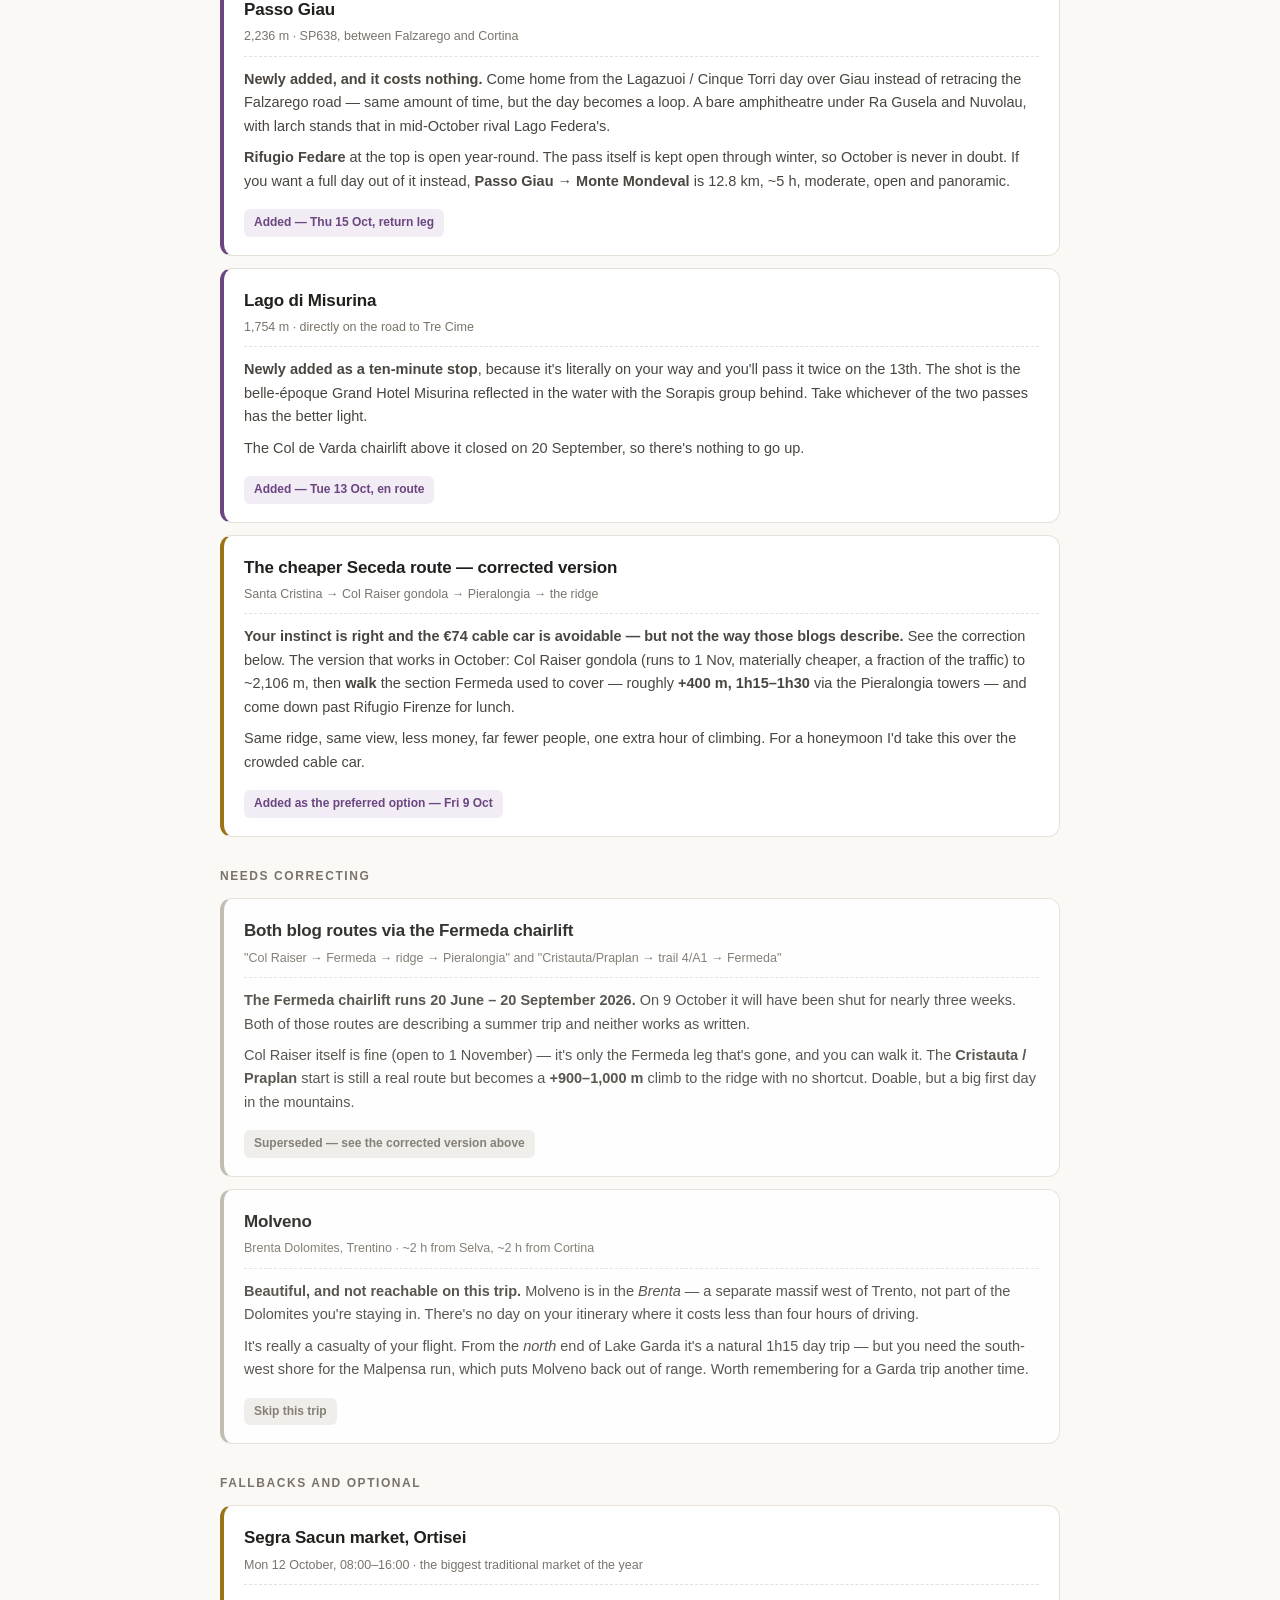
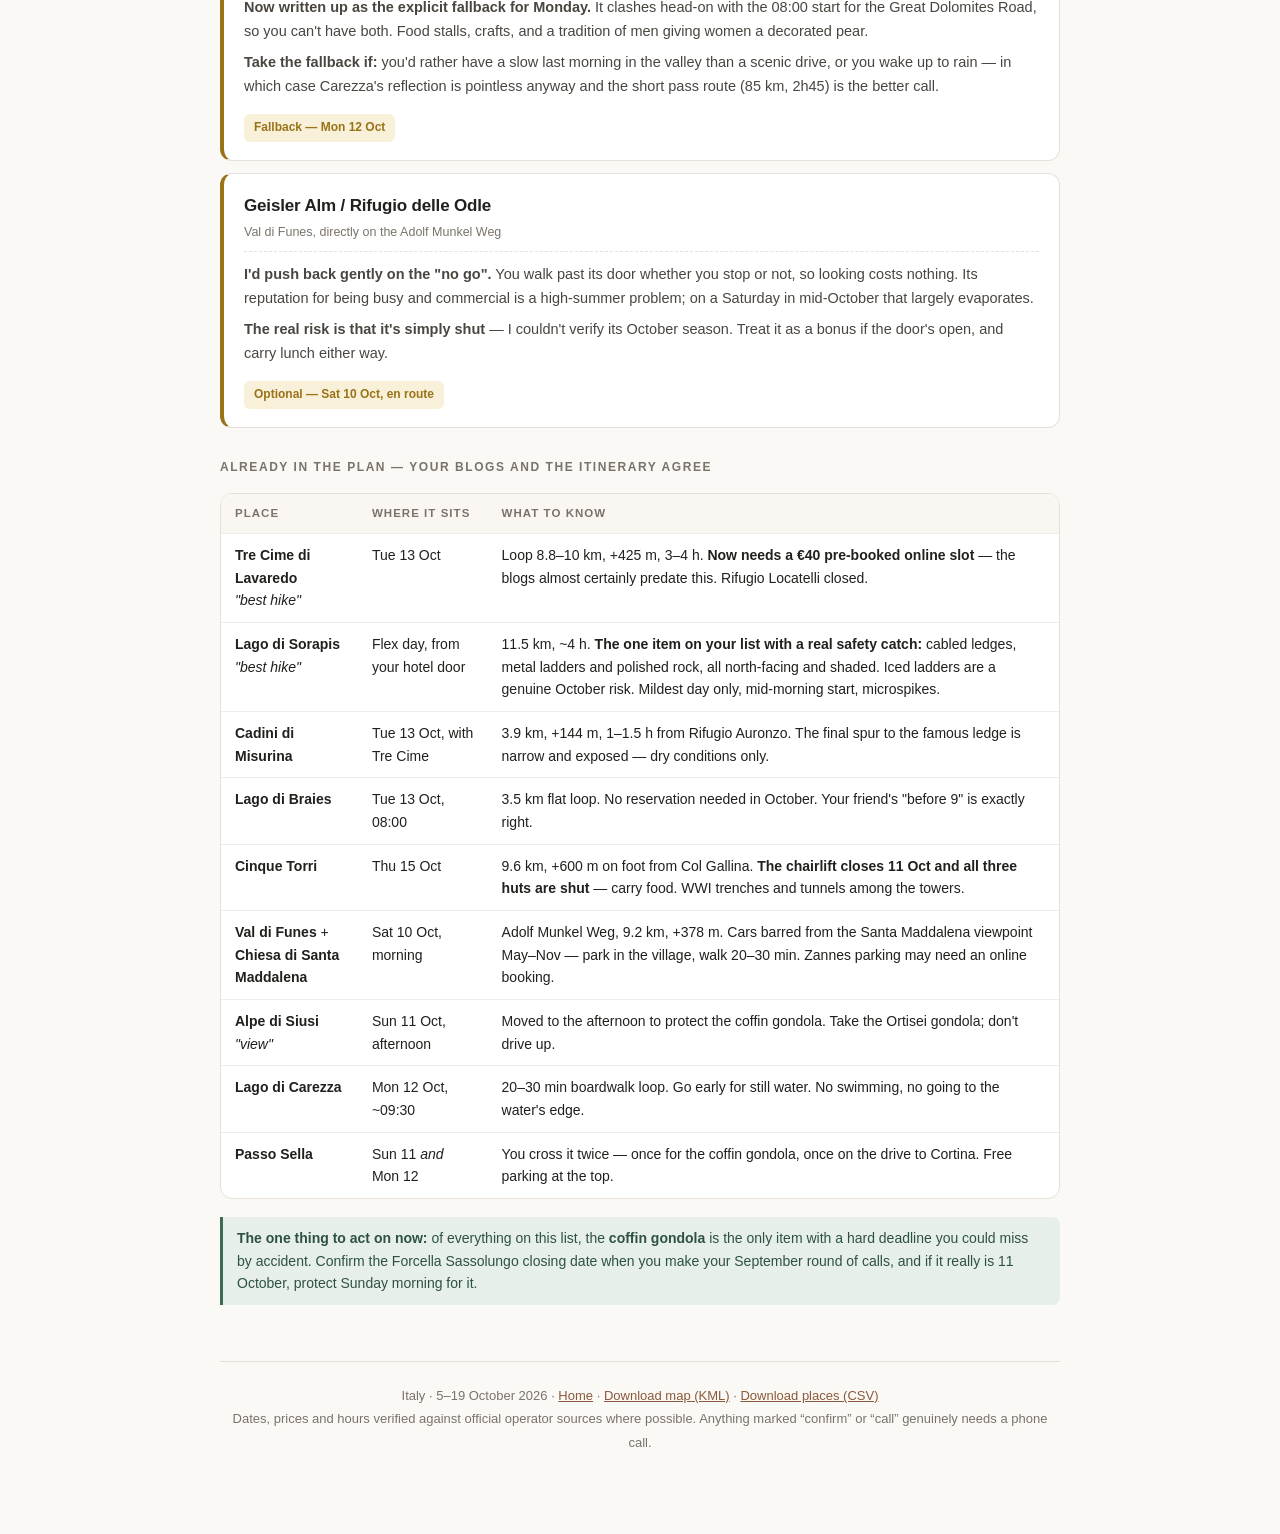
<file: picks.html>
<!DOCTYPE html>
<html lang="en"><head>
<meta charset="utf-8"><meta name="robots" content="noindex, nofollow">
<meta name="viewport" content="width=device-width, initial-scale=1">
<title>Picks · Honeymoon Italy 2026</title>
<link rel="stylesheet" href="assets/style.css">

</head><body>
<header class="hero small">
  <div class="inner">
    <p class="eyebrow">Honeymoon</p>
    <h1>Lakes, Dolomites &amp; Lagoon</h1>
    <p class="dates">Recommendations, reviewed</p>
  </div>
</header>
<nav class="tabs"><div class="inner"><a href="index.html">Home</a><a href="timeline.html">Timeline</a><a href="itinerary.html">Itinerary</a><a href="map.html">Map</a><a href="weather.html">Bad weather</a><a href="food.html">Food</a><a href="picks.html" class="on">Picks</a><a href="practical.html">Practical</a><a href="checklist.html">Checklist</a></div></nav>
<div class="wrap">
<div class="subnav"><a href="#friends">Friends' picks</a><a href="#bloglist">Blog list, reviewed</a></div>
<h2 class="sec" id="friends">Friends' picks — all seven, and where each one lands</h2>

<p style="font-size:15px;color:var(--ink-2);margin:-4px 0 20px">
  Good list — your friends know the Dolomites. <b>Three were already the backbone of the plan</b> (Seceda, Alpe di Siusi, Tre Cime), which is a decent sanity check. The other four are now slotted in, and two of them changed the shape of a day for the better.
</p>

<div class="fcard">
  <h4>1 · Seceda</h4>
  <p class="where">Val Gardena · 2,518 m · cable car from Ortisei, runs to 2 November</p>
  <p>The tilted blade of rock that is the single most recognisable view in the Dolomites. Ridge walk to Rifugio Firenze, back down via Col Raiser — 8.9 km, +575 m, 3–3.5 h. Rifugio Firenze closes 12 October so Friday is your window for the hut lunch.</p>
  <span class="slot done">✓ Already the plan — Fri 9 Oct</span>
</div>

<div class="fcard">
  <h4>2 · Val di Funes</h4>
  <p class="where">Villnöss · ~50 min from Selva · the other side of the Odle</p>
  <p><b>Newly added.</b> The <b>Adolf Munkel Weg</b> runs along the base of the Odle north wall — 9.2 km circuit, +378 m, 3–3.5 h, easy to moderate, from the Zannes car park. Plus the church of Santa Maddalena, the most photographed building in South Tyrol.</p>
  <p><b>Two access catches:</b> non-resident cars are barred from the Santa Maddalena panorama viewpoint May–November (park in the village, walk 20–30 min), and the <b>Zannes car park is pre-bookable online in 2026</b> — check before you drive up.</p>
  <p>It pairs perfectly with Törggelen, which is 15 minutes away at Villandro. Hike in the morning, farm table at 13:30.</p>
  <span class="slot">Added — Sat 10 Oct, morning</span>
</div>

<div class="fcard">
  <h4>3 · Alpe di Siusi</h4>
  <p class="where">Seiser Alm · 1,800–2,000 m · Europe's largest high-altitude meadow</p>
  <p>Rolling golden pasture with Sassolungo and the Sciliar on either side. Up to 14.4 km, +483 m, 4.5 h, easy — the softest walking of the trip and a good recovery day. <b>Take the Seiser Alm Bahn from Siusi (€30 return); don't drive up</b> — the road is closed to non-resident cars 09:00–17:00 and parking needs an online reservation.</p>
  <span class="slot done">✓ Already the plan — Sun 11 Oct</span>
</div>

<div class="fcard">
  <h4>4 · Lago di Carezza</h4>
  <p class="where">Karersee · 1,534 m · SS241, ~35 min west of Canazei</p>
  <p><b>Newly added, and it reshaped your transfer day.</b> The emerald lake that mirrors the Latemar. The visit itself is short — a 20–30 minute boardwalk loop from a paid car park with an underpass to the shore — but the reflection is worth engineering the morning around.</p>
  <p><b>Go early:</b> you need still water, and the coaches arrive late morning. Going down to the water's edge and swimming are both banned; it's a viewing lake.</p>
  <p>It's a dead-end detour from anywhere except the Great Dolomites Road, which is why it now sits on your Cortina transfer day rather than eating a Val Gardena hiking day.</p>
  <span class="slot">Added — Mon 12 Oct, ~09:30</span>
</div>

<div class="fcard">
  <h4>5 · Canazei</h4>
  <p class="where">Val di Fassa · 1,465 m · over Passo Sella, ~35 min from Selva</p>
  <p><b>Newly added.</b> The main town of the Ladin Val di Fassa — lively, walkable, and the natural coffee-and-lunch stop between Carezza and Passo Pordoi. It sits at the hub of the four great passes, which is exactly why it works as the midpoint of the transfer day.</p>
  <p>The <b>Sass Pordoi</b> cable car above the pass is a spectacular ride to 2,950 m, but its season almost certainly ends before 12 October. If it's spinning, take it; don't plan on it.</p>
  <span class="slot">Added — Mon 12 Oct, ~11:00</span>
</div>

<div class="fcard">
  <h4>6 · Lago di Braies — before 09:00</h4>
  <p class="where">Pragser Wildsee · 1,496 m · ~1 h north of Passo Tre Croci</p>
  <p><b>Newly added, and your friend's timing advice is exactly right.</b> Sunrise on 13 October is 07:26. Leave the hotel at 07:00, arrive around 08:00: still water for the reflection, the wooden boathouse empty, and the coach parties still an hour out. By 10:30 it's a different, much worse place.</p>
  <p>Shore loop 3.5 km, flat, about an hour. <b>No reservation needed in October</b> — the access-control system only runs 1 July–15 September. Paid parking at the lakehead. Rowing boats will most likely be off the water.</p>
  <p>Braies and Tre Cime are both north of you and connect cleanly via Dobbiaco and Misurina, so they make one loop rather than two separate drives.</p>
  <span class="slot">Added — Tue 13 Oct, 08:00</span>
</div>

<div class="fcard">
  <h4>7 · Tre Cime di Lavaredo</h4>
  <p class="where">2,320–2,455 m · ~30 min from Passo Tre Croci via Misurina</p>
  <p>The loop is 8.8–10 km, +425 m, 3–4 h, well graded and unexposed. Add the <b>Cadini di Misurina</b> viewpoint, an easy hour more.</p>
  <p><b>The one thing that has changed since your friends went:</b> the toll road now requires a <b>pre-booked online slot at pass.auronzo.info</b>, €40 per car with your licence plate, valid 12 hours. You can't just turn up and pay at the gate. Also: Rifugio Locatelli is closed, so there's no food, water or shelter on the far side of the loop.</p>
  <span class="slot done">✓ Already the plan — Tue 13 Oct</span>
</div>

<div class="note tip" style="margin-top:18px"><b>Net effect on the plan:</b> Saturday gained a morning hike in Val di Funes, the Monday transfer became the Great Dolomites Road instead of the short pass route (~4 h driving instead of 2h45, and you lose the Segra Sacun market in Ortisei), and Tuesday now starts at 07:00 instead of 09:00. Nothing was dropped — but Tuesday is a genuine 10-hour day, so there's a split option on that card if you'd rather not.</div>

<!-- ============ BLOG LIST ============ -->
<h2 class="sec" id="bloglist">Blog list — reviewed, one by one</h2>

<p style="font-size:15px;color:var(--ink-2);margin:-4px 0 8px">
  Your blog list is good — most of it was already in the plan, which is reassuring. Four things are newly added, two are now fallbacks, and <b>three items need correcting</b>: two of them describe a lift that will be closed, and one is simply too far away to reach on this trip. Details below.
</p>

<p class="vgroup">Newly added — four things that changed a day</p>

<div class="fcard">
  <h4>"Coffin gondola" — Forcella Sassolungo, Passo Sella</h4>
  <p class="where">2,240 → 2,681 m · two-person standing cabins that never stop</p>
  <p><b>You flagged this as "need to go", and you were right to — but it nearly slipped through the plan entirely.</b> The lift closes <b>11 October 2026</b>. You drive over Passo Sella on the 12th on your way to Cortina, one day too late. So it has moved to <b>Sunday morning</b>, ahead of Alpe di Siusi, which now runs in the afternoon from the Ortisei side instead.</p>
  <p>Five minutes up to Rifugio Toni Demetz, wedged in the notch between the Sassolungo and the Cinque Dita. Unnerving, brief, and completely out of proportion to the effort.</p>
  <p><em>The 11 October date is single-sourced — verify before you build the morning on it.</em></p>
  <span class="slot warn">Added — Sun 11 Oct, 09:30 · date-critical</span>
</div>

<div class="fcard">
  <h4>Passo Giau</h4>
  <p class="where">2,236 m · SP638, between Falzarego and Cortina</p>
  <p><b>Newly added, and it costs nothing.</b> Come home from the Lagazuoi / Cinque Torri day over Giau instead of retracing the Falzarego road — same amount of time, but the day becomes a loop. A bare amphitheatre under Ra Gusela and Nuvolau, with larch stands that in mid-October rival Lago Federa's.</p>
  <p><b>Rifugio Fedare</b> at the top is open year-round. The pass itself is kept open through winter, so October is never in doubt. If you want a full day out of it instead, <b>Passo Giau → Monte Mondeval</b> is 12.8 km, ~5 h, moderate, open and panoramic.</p>
  <span class="slot">Added — Thu 15 Oct, return leg</span>
</div>

<div class="fcard">
  <h4>Lago di Misurina</h4>
  <p class="where">1,754 m · directly on the road to Tre Cime</p>
  <p><b>Newly added as a ten-minute stop</b>, because it's literally on your way and you'll pass it twice on the 13th. The shot is the belle-époque Grand Hotel Misurina reflected in the water with the Sorapis group behind. Take whichever of the two passes has the better light.</p>
  <p>The Col de Varda chairlift above it closed on 20 September, so there's nothing to go up.</p>
  <span class="slot">Added — Tue 13 Oct, en route</span>
</div>

<div class="fcard alt">
  <h4>The cheaper Seceda route — corrected version</h4>
  <p class="where">Santa Cristina → Col Raiser gondola → Pieralongia → the ridge</p>
  <p><b>Your instinct is right and the €74 cable car is avoidable — but not the way those blogs describe.</b> See the correction below. The version that works in October: Col Raiser gondola (runs to 1 Nov, materially cheaper, a fraction of the traffic) to ~2,106 m, then <b>walk</b> the section Fermeda used to cover — roughly <b>+400 m, 1h15–1h30</b> via the Pieralongia towers — and come down past Rifugio Firenze for lunch.</p>
  <p>Same ridge, same view, less money, far fewer people, one extra hour of climbing. For a honeymoon I'd take this over the crowded cable car.</p>
  <span class="slot">Added as the preferred option — Fri 9 Oct</span>
</div>

<p class="vgroup">Needs correcting</p>

<div class="fcard dead">
  <h4>Both blog routes via the Fermeda chairlift</h4>
  <p class="where">"Col Raiser → Fermeda → ridge → Pieralongia" and "Cristauta/Praplan → trail 4/A1 → Fermeda"</p>
  <p><b>The Fermeda chairlift runs 20 June – 20 September 2026.</b> On 9 October it will have been shut for nearly three weeks. Both of those routes are describing a summer trip and neither works as written.</p>
  <p>Col Raiser itself is fine (open to 1 November) — it's only the Fermeda leg that's gone, and you can walk it. The <b>Cristauta / Praplan</b> start is still a real route but becomes a <b>+900–1,000 m</b> climb to the ridge with no shortcut. Doable, but a big first day in the mountains.</p>
  <span class="slot skip">Superseded — see the corrected version above</span>
</div>

<div class="fcard dead">
  <h4>Molveno</h4>
  <p class="where">Brenta Dolomites, Trentino · ~2 h from Selva, ~2 h from Cortina</p>
  <p><b>Beautiful, and not reachable on this trip.</b> Molveno is in the <em>Brenta</em> — a separate massif west of Trento, not part of the Dolomites you're staying in. There's no day on your itinerary where it costs less than four hours of driving.</p>
  <p>It's really a casualty of your flight. From the <em>north</em> end of Lake Garda it's a natural 1h15 day trip — but you need the south-west shore for the Malpensa run, which puts Molveno back out of range. Worth remembering for a Garda trip another time.</p>
  <span class="slot skip">Skip this trip</span>
</div>

<p class="vgroup">Fallbacks and optional</p>

<div class="fcard alt">
  <h4>Segra Sacun market, Ortisei</h4>
  <p class="where">Mon 12 October, 08:00–16:00 · the biggest traditional market of the year</p>
  <p><b>Now written up as the explicit fallback for Monday.</b> It clashes head-on with the 08:00 start for the Great Dolomites Road, so you can't have both. Food stalls, crafts, and a tradition of men giving women a decorated pear.</p>
  <p><b>Take the fallback if:</b> you'd rather have a slow last morning in the valley than a scenic drive, or you wake up to rain — in which case Carezza's reflection is pointless anyway and the short pass route (85 km, 2h45) is the better call.</p>
  <span class="slot opt">Fallback — Mon 12 Oct</span>
</div>

<div class="fcard alt">
  <h4>Geisler Alm / Rifugio delle Odle</h4>
  <p class="where">Val di Funes, directly on the Adolf Munkel Weg</p>
  <p><b>I'd push back gently on the "no go".</b> You walk past its door whether you stop or not, so looking costs nothing. Its reputation for being busy and commercial is a high-summer problem; on a Saturday in mid-October that largely evaporates.</p>
  <p><b>The real risk is that it's simply shut</b> — I couldn't verify its October season. Treat it as a bonus if the door's open, and carry lunch either way.</p>
  <span class="slot opt">Optional — Sat 10 Oct, en route</span>
</div>

<p class="vgroup">Already in the plan — your blogs and the itinerary agree</p>

<div class="tblwrap">
<table>
<thead><tr><th>Place</th><th>Where it sits</th><th>What to know</th></tr></thead>
<tbody>
<tr>
  <td><b>Tre Cime di Lavaredo</b><br><em>"best hike"</em></td>
  <td>Tue 13 Oct</td>
  <td>Loop 8.8–10 km, +425 m, 3–4 h. <b>Now needs a €40 pre-booked online slot</b> — the blogs almost certainly predate this. Rifugio Locatelli closed.</td>
</tr>
<tr>
  <td><b>Lago di Sorapis</b><br><em>"best hike"</em></td>
  <td>Flex day, from your hotel door</td>
  <td>11.5 km, ~4 h. <b>The one item on your list with a real safety catch:</b> cabled ledges, metal ladders and polished rock, all north-facing and shaded. Iced ladders are a genuine October risk. Mildest day only, mid-morning start, microspikes.</td>
</tr>
<tr>
  <td><b>Cadini di Misurina</b></td>
  <td>Tue 13 Oct, with Tre Cime</td>
  <td>3.9 km, +144 m, 1–1.5 h from Rifugio Auronzo. The final spur to the famous ledge is narrow and exposed — dry conditions only.</td>
</tr>
<tr>
  <td><b>Lago di Braies</b></td>
  <td>Tue 13 Oct, 08:00</td>
  <td>3.5 km flat loop. No reservation needed in October. Your friend's "before 9" is exactly right.</td>
</tr>
<tr>
  <td><b>Cinque Torri</b></td>
  <td>Thu 15 Oct</td>
  <td>9.6 km, +600 m on foot from Col Gallina. <b>The chairlift closes 11 Oct and all three huts are shut</b> — carry food. WWI trenches and tunnels among the towers.</td>
</tr>
<tr>
  <td><b>Val di Funes</b> +<br><b>Chiesa di Santa Maddalena</b></td>
  <td>Sat 10 Oct, morning</td>
  <td>Adolf Munkel Weg, 9.2 km, +378 m. Cars barred from the Santa Maddalena viewpoint May–Nov — park in the village, walk 20–30 min. Zannes parking may need an online booking.</td>
</tr>
<tr>
  <td><b>Alpe di Siusi</b><br><em>"view"</em></td>
  <td>Sun 11 Oct, afternoon</td>
  <td>Moved to the afternoon to protect the coffin gondola. Take the Ortisei gondola; don't drive up.</td>
</tr>
<tr>
  <td><b>Lago di Carezza</b></td>
  <td>Mon 12 Oct, ~09:30</td>
  <td>20–30 min boardwalk loop. Go early for still water. No swimming, no going to the water's edge.</td>
</tr>
<tr>
  <td><b>Passo Sella</b></td>
  <td>Sun 11 <em>and</em> Mon 12</td>
  <td>You cross it twice — once for the coffin gondola, once on the drive to Cortina. Free parking at the top.</td>
</tr>
</tbody>
</table>
</div>

<div class="note tip" style="margin-top:18px"><b>The one thing to act on now:</b> of everything on this list, the <b>coffin gondola</b> is the only item with a hard deadline you could miss by accident. Confirm the Forcella Sassolungo closing date when you make your September round of calls, and if it really is 11 October, protect Sunday morning for it.</div>

<!-- ============ WEATHER FALLBACKS ============ -->
<footer>
  Italy · 5–19 October 2026 · <a href="index.html">Home</a> ·
  <a href="assets/Honeymoon-Italy-2026-map.kml">Download map (KML)</a> ·
  <a href="assets/Honeymoon-Italy-2026-places.csv">Download places (CSV)</a><br>
  Dates, prices and hours verified against official operator sources where possible.
  Anything marked “confirm” or “call” genuinely needs a phone call.
</footer>
</div></body></html>
</file>
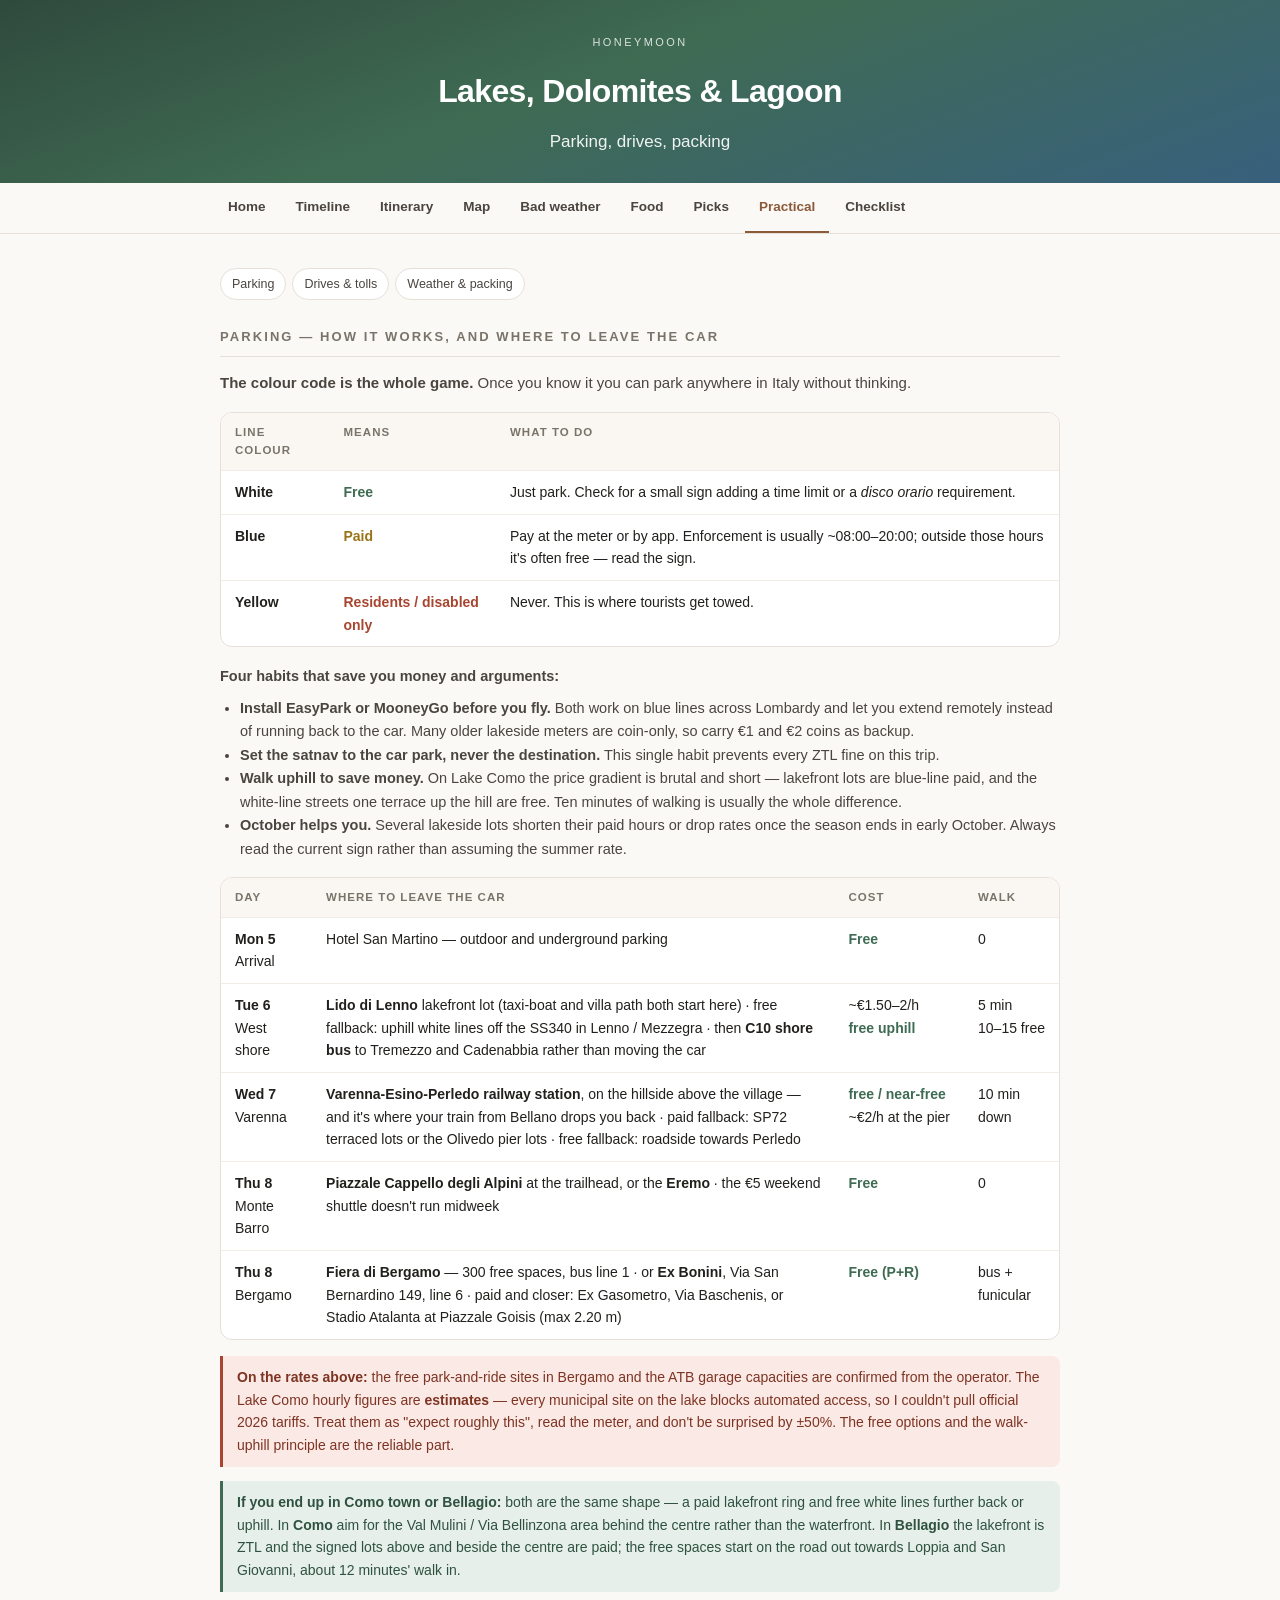
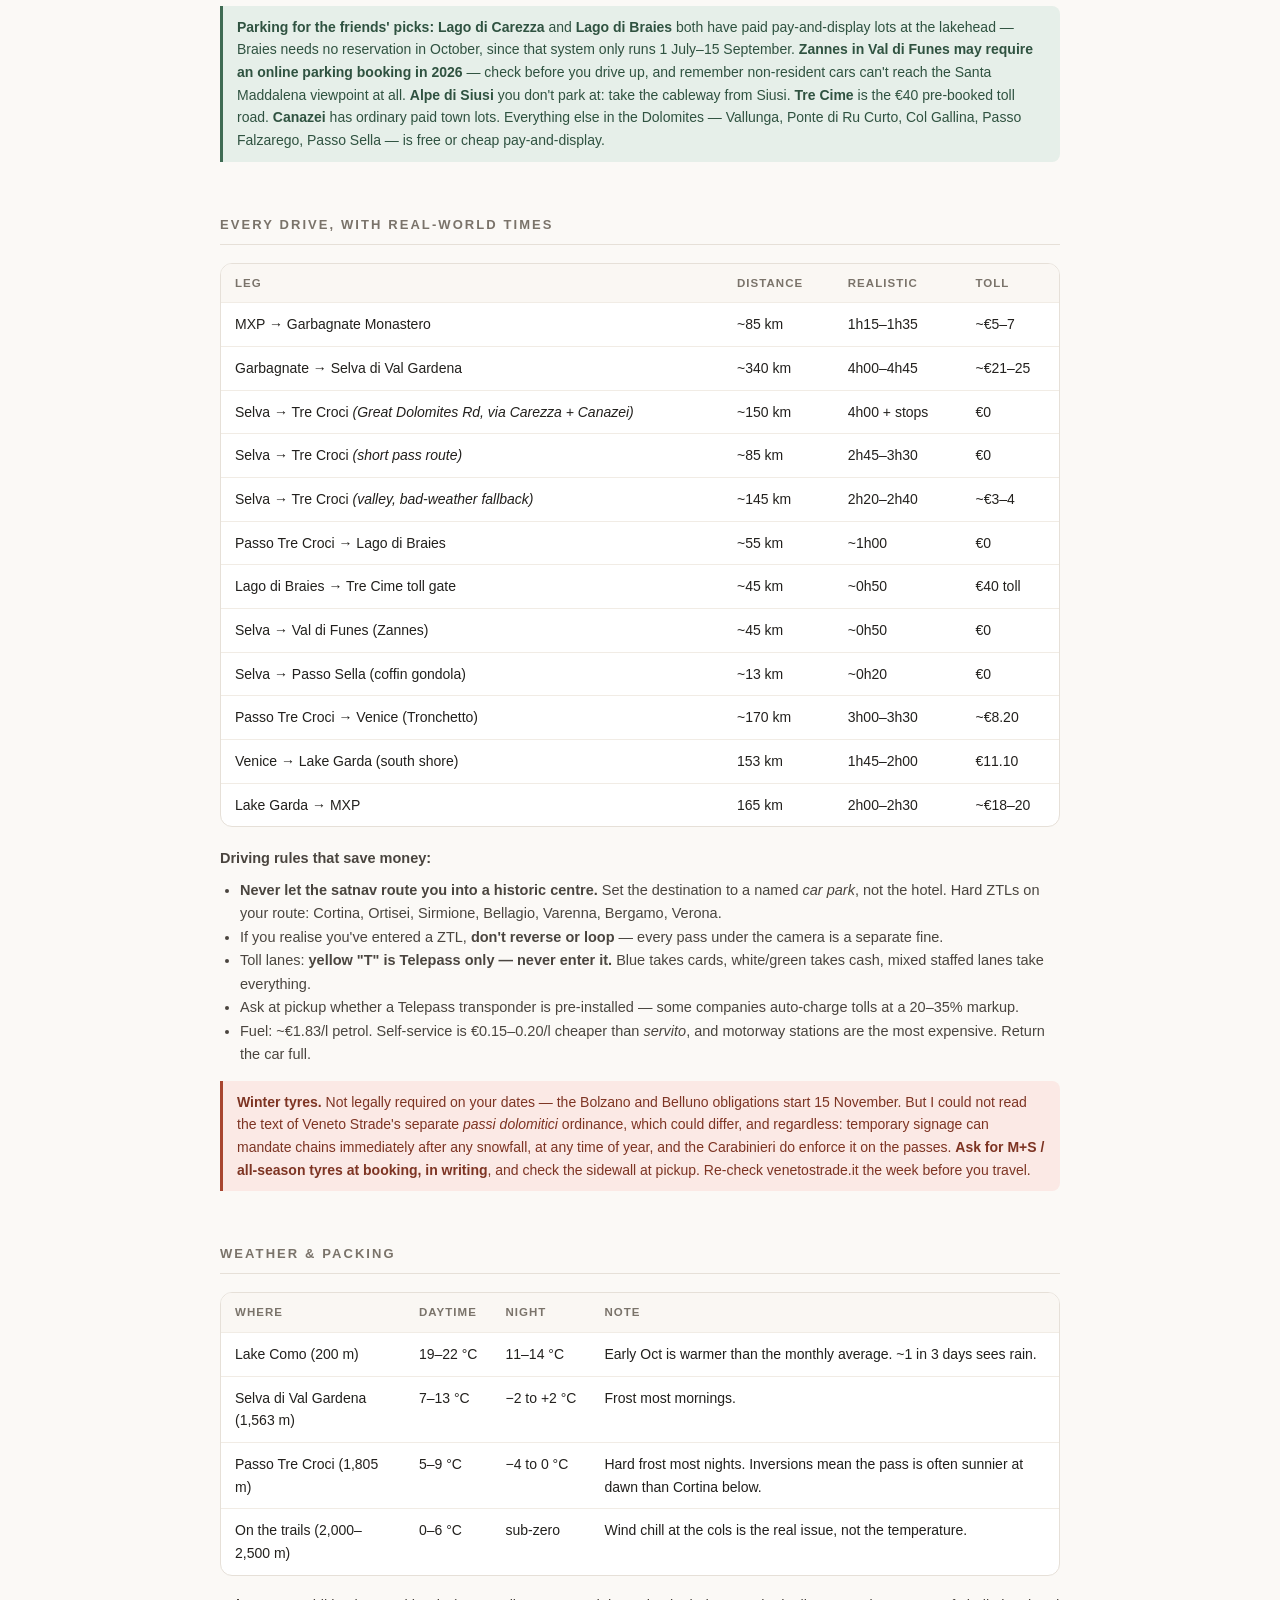
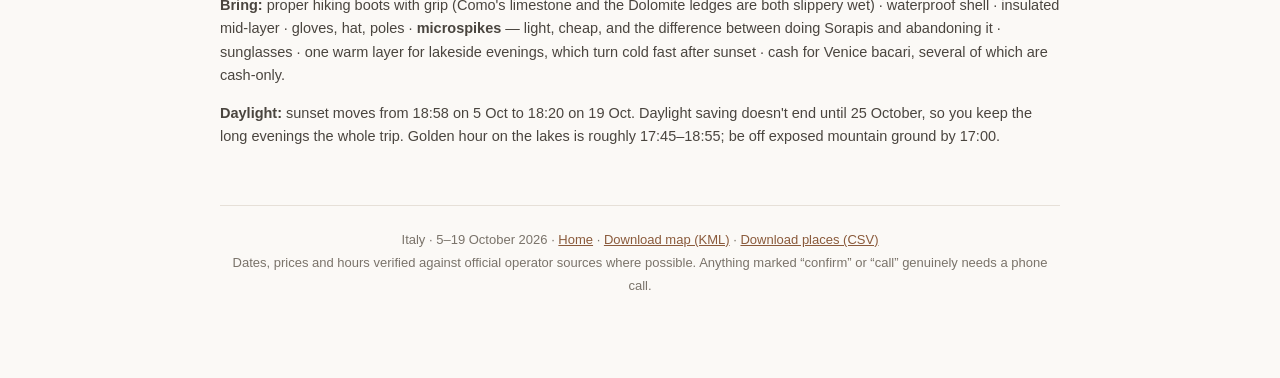
<file: practical.html>
<!DOCTYPE html>
<html lang="en"><head>
<meta charset="utf-8"><meta name="robots" content="noindex, nofollow">
<meta name="viewport" content="width=device-width, initial-scale=1">
<title>Practical · Honeymoon Italy 2026</title>
<link rel="stylesheet" href="assets/style.css">

</head><body>
<header class="hero small">
  <div class="inner">
    <p class="eyebrow">Honeymoon</p>
    <h1>Lakes, Dolomites &amp; Lagoon</h1>
    <p class="dates">Parking, drives, packing</p>
  </div>
</header>
<nav class="tabs"><div class="inner"><a href="index.html">Home</a><a href="timeline.html">Timeline</a><a href="itinerary.html">Itinerary</a><a href="map.html">Map</a><a href="weather.html">Bad weather</a><a href="food.html">Food</a><a href="picks.html">Picks</a><a href="practical.html" class="on">Practical</a><a href="checklist.html">Checklist</a></div></nav>
<div class="wrap">
<div class="subnav"><a href="#parking">Parking</a><a href="#drives">Drives & tolls</a><a href="#pack">Weather & packing</a></div>
<h2 class="sec" id="parking">Parking — how it works, and where to leave the car</h2>

<p style="font-size:15px;color:var(--ink-2);margin:-4px 0 14px"><b>The colour code is the whole game.</b> Once you know it you can park anywhere in Italy without thinking.</p>
<div class="tblwrap">
<table>
<thead><tr><th>Line colour</th><th>Means</th><th>What to do</th></tr></thead>
<tbody>
<tr><td><b>White</b></td><td class="yes">Free</td><td>Just park. Check for a small sign adding a time limit or a <em>disco orario</em> requirement.</td></tr>
<tr><td><b>Blue</b></td><td class="maybe">Paid</td><td>Pay at the meter or by app. Enforcement is usually ~08:00–20:00; outside those hours it's often free — read the sign.</td></tr>
<tr><td><b>Yellow</b></td><td class="no">Residents / disabled only</td><td>Never. This is where tourists get towed.</td></tr>
</tbody>
</table>
</div>

<p style="font-size:14.5px;color:var(--ink-2);margin:18px 0 8px"><b>Four habits that save you money and arguments:</b></p>
<ul style="font-size:14.5px;color:var(--ink-2);margin:0 0 14px;padding-left:20px">
  <li><b>Install EasyPark or MooneyGo before you fly.</b> Both work on blue lines across Lombardy and let you extend remotely instead of running back to the car. Many older lakeside meters are coin-only, so carry €1 and €2 coins as backup.</li>
  <li><b>Set the satnav to the car park, never the destination.</b> This single habit prevents every ZTL fine on this trip.</li>
  <li><b>Walk uphill to save money.</b> On Lake Como the price gradient is brutal and short — lakefront lots are blue-line paid, and the white-line streets one terrace up the hill are free. Ten minutes of walking is usually the whole difference.</li>
  <li><b>October helps you.</b> Several lakeside lots shorten their paid hours or drop rates once the season ends in early October. Always read the current sign rather than assuming the summer rate.</li>
</ul>

<div class="tblwrap">
<table>
<thead><tr><th>Day</th><th>Where to leave the car</th><th>Cost</th><th>Walk</th></tr></thead>
<tbody>
<tr>
  <td><b>Mon 5</b><br>Arrival</td>
  <td>Hotel San Martino — outdoor and underground parking</td>
  <td class="yes">Free</td>
  <td class="num">0</td>
</tr>
<tr>
  <td><b>Tue 6</b><br>West shore</td>
  <td><b>Lido di Lenno</b> lakefront lot (taxi-boat and villa path both start here) · free fallback: uphill white lines off the SS340 in Lenno / Mezzegra · then <b>C10 shore bus</b> to Tremezzo and Cadenabbia rather than moving the car</td>
  <td class="num">~€1.50–2/h<br><span class="yes">free uphill</span></td>
  <td class="num">5 min<br>10–15 free</td>
</tr>
<tr>
  <td><b>Wed 7</b><br>Varenna</td>
  <td><b>Varenna-Esino-Perledo railway station</b>, on the hillside above the village — and it's where your train from Bellano drops you back · paid fallback: SP72 terraced lots or the Olivedo pier lots · free fallback: roadside towards Perledo</td>
  <td class="num"><span class="yes">free / near-free</span><br>~€2/h at the pier</td>
  <td class="num">10 min<br>down</td>
</tr>
<tr>
  <td><b>Thu 8</b><br>Monte Barro</td>
  <td><b>Piazzale Cappello degli Alpini</b> at the trailhead, or the <b>Eremo</b> · the €5 weekend shuttle doesn't run midweek</td>
  <td class="yes">Free</td>
  <td class="num">0</td>
</tr>
<tr>
  <td><b>Thu 8</b><br>Bergamo</td>
  <td><b>Fiera di Bergamo</b> — 300 free spaces, bus line 1 · or <b>Ex Bonini</b>, Via San Bernardino 149, line 6 · paid and closer: Ex Gasometro, Via Baschenis, or Stadio Atalanta at Piazzale Goisis (max 2.20 m)</td>
  <td class="yes">Free (P+R)</td>
  <td class="num">bus +<br>funicular</td>
</tr>
</tbody>
</table>
</div>

<div class="note warn"><b>On the rates above:</b> the free park-and-ride sites in Bergamo and the ATB garage capacities are confirmed from the operator. The Lake Como hourly figures are <b>estimates</b> — every municipal site on the lake blocks automated access, so I couldn't pull official 2026 tariffs. Treat them as "expect roughly this", read the meter, and don't be surprised by ±50%. The free options and the walk-uphill principle are the reliable part.</div>

<div class="note tip"><b>If you end up in Como town or Bellagio:</b> both are the same shape — a paid lakefront ring and free white lines further back or uphill. In <b>Como</b> aim for the Val Mulini / Via Bellinzona area behind the centre rather than the waterfront. In <b>Bellagio</b> the lakefront is ZTL and the signed lots above and beside the centre are paid; the free spaces start on the road out towards Loppia and San Giovanni, about 12 minutes' walk in.</div>

<div class="note tip"><b>Parking for the friends' picks:</b> <b>Lago di Carezza</b> and <b>Lago di Braies</b> both have paid pay-and-display lots at the lakehead — Braies needs no reservation in October, since that system only runs 1 July–15 September. <b>Zannes in Val di Funes may require an online parking booking in 2026</b> — check before you drive up, and remember non-resident cars can't reach the Santa Maddalena viewpoint at all. <b>Alpe di Siusi</b> you don't park at: take the cableway from Siusi. <b>Tre Cime</b> is the €40 pre-booked toll road. <b>Canazei</b> has ordinary paid town lots. Everything else in the Dolomites — Vallunga, Ponte di Ru Curto, Col Gallina, Passo Falzarego, Passo Sella — is free or cheap pay-and-display.</div>

<!-- ============ DRIVES ============ -->
<h2 class="sec" id="drives">Every drive, with real-world times</h2>
<div class="tblwrap">
<table>
<thead><tr><th>Leg</th><th>Distance</th><th>Realistic</th><th>Toll</th></tr></thead>
<tbody>
<tr><td>MXP → Garbagnate Monastero</td><td class="num">~85 km</td><td class="num">1h15–1h35</td><td class="num">~€5–7</td></tr>
<tr><td>Garbagnate → Selva di Val Gardena</td><td class="num">~340 km</td><td class="num">4h00–4h45</td><td class="num">~€21–25</td></tr>
<tr><td>Selva → Tre Croci <em>(Great Dolomites Rd, via Carezza + Canazei)</em></td><td class="num">~150 km</td><td class="num">4h00 + stops</td><td class="num">€0</td></tr>
<tr><td>Selva → Tre Croci <em>(short pass route)</em></td><td class="num">~85 km</td><td class="num">2h45–3h30</td><td class="num">€0</td></tr>
<tr><td>Selva → Tre Croci <em>(valley, bad-weather fallback)</em></td><td class="num">~145 km</td><td class="num">2h20–2h40</td><td class="num">~€3–4</td></tr>
<tr><td>Passo Tre Croci → Lago di Braies</td><td class="num">~55 km</td><td class="num">~1h00</td><td class="num">€0</td></tr>
<tr><td>Lago di Braies → Tre Cime toll gate</td><td class="num">~45 km</td><td class="num">~0h50</td><td class="num">€40 toll</td></tr>
<tr><td>Selva → Val di Funes (Zannes)</td><td class="num">~45 km</td><td class="num">~0h50</td><td class="num">€0</td></tr>
<tr><td>Selva → Passo Sella (coffin gondola)</td><td class="num">~13 km</td><td class="num">~0h20</td><td class="num">€0</td></tr>
<tr><td>Passo Tre Croci → Venice (Tronchetto)</td><td class="num">~170 km</td><td class="num">3h00–3h30</td><td class="num">~€8.20</td></tr>
<tr><td>Venice → Lake Garda (south shore)</td><td class="num">153 km</td><td class="num">1h45–2h00</td><td class="num">€11.10</td></tr>
<tr><td>Lake Garda → MXP</td><td class="num">165 km</td><td class="num">2h00–2h30</td><td class="num">~€18–20</td></tr>
</tbody>
</table>
</div>

<p style="font-size:14.5px;color:var(--ink-2);margin:20px 0 8px"><b>Driving rules that save money:</b></p>
<ul style="font-size:14.5px;color:var(--ink-2);margin:0 0 10px;padding-left:20px">
  <li><b>Never let the satnav route you into a historic centre.</b> Set the destination to a named <em>car park</em>, not the hotel. Hard ZTLs on your route: Cortina, Ortisei, Sirmione, Bellagio, Varenna, Bergamo, Verona.</li>
  <li>If you realise you've entered a ZTL, <b>don't reverse or loop</b> — every pass under the camera is a separate fine.</li>
  <li>Toll lanes: <b>yellow "T" is Telepass only — never enter it.</b> Blue takes cards, white/green takes cash, mixed staffed lanes take everything.</li>
  <li>Ask at pickup whether a Telepass transponder is pre-installed — some companies auto-charge tolls at a 20–35% markup.</li>
  <li>Fuel: ~€1.83/l petrol. Self-service is €0.15–0.20/l cheaper than <em>servito</em>, and motorway stations are the most expensive. Return the car full.</li>
</ul>

<div class="note warn"><b>Winter tyres.</b> Not legally required on your dates — the Bolzano and Belluno obligations start 15 November. But I could not read the text of Veneto Strade's separate <em>passi dolomitici</em> ordinance, which could differ, and regardless: temporary signage can mandate chains immediately after any snowfall, at any time of year, and the Carabinieri do enforce it on the passes. <b>Ask for M+S / all-season tyres at booking, in writing</b>, and check the sidewall at pickup. Re-check venetostrade.it the week before you travel.</div>

<!-- ============ BOOK NOW ============ -->
<h2 class="sec" id="pack">Weather &amp; packing</h2>
<div class="tblwrap">
<table>
<thead><tr><th>Where</th><th>Daytime</th><th>Night</th><th>Note</th></tr></thead>
<tbody>
<tr><td>Lake Como (200 m)</td><td class="num">19–22 °C</td><td class="num">11–14 °C</td><td>Early Oct is warmer than the monthly average. ~1 in 3 days sees rain.</td></tr>
<tr><td>Selva di Val Gardena (1,563 m)</td><td class="num">7–13 °C</td><td class="num">−2 to +2 °C</td><td>Frost most mornings.</td></tr>
<tr><td>Passo Tre Croci (1,805 m)</td><td class="num">5–9 °C</td><td class="num">−4 to 0 °C</td><td>Hard frost most nights. Inversions mean the pass is often sunnier at dawn than Cortina below.</td></tr>
<tr><td>On the trails (2,000–2,500 m)</td><td class="num">0–6 °C</td><td class="num">sub-zero</td><td>Wind chill at the cols is the real issue, not the temperature.</td></tr>
</tbody>
</table>
</div>

<p style="font-size:14.5px;color:var(--ink-2);margin:18px 0 8px"><b>Bring:</b> proper hiking boots with grip (Como's limestone and the Dolomite ledges are both slippery wet) · waterproof shell · insulated mid-layer · gloves, hat, poles · <b>microspikes</b> — light, cheap, and the difference between doing Sorapis and abandoning it · sunglasses · one warm layer for lakeside evenings, which turn cold fast after sunset · cash for Venice bacari, several of which are cash-only.</p>

<p style="font-size:14.5px;color:var(--ink-2);margin:14px 0 8px"><b>Daylight:</b> sunset moves from 18:58 on 5 Oct to 18:20 on 19 Oct. Daylight saving doesn't end until 25 October, so you keep the long evenings the whole trip. Golden hour on the lakes is roughly 17:45–18:55; be off exposed mountain ground by 17:00.</p>
<footer>
  Italy · 5–19 October 2026 · <a href="index.html">Home</a> ·
  <a href="assets/Honeymoon-Italy-2026-map.kml">Download map (KML)</a> ·
  <a href="assets/Honeymoon-Italy-2026-places.csv">Download places (CSV)</a><br>
  Dates, prices and hours verified against official operator sources where possible.
  Anything marked “confirm” or “call” genuinely needs a phone call.
</footer>
</div></body></html>
</file>
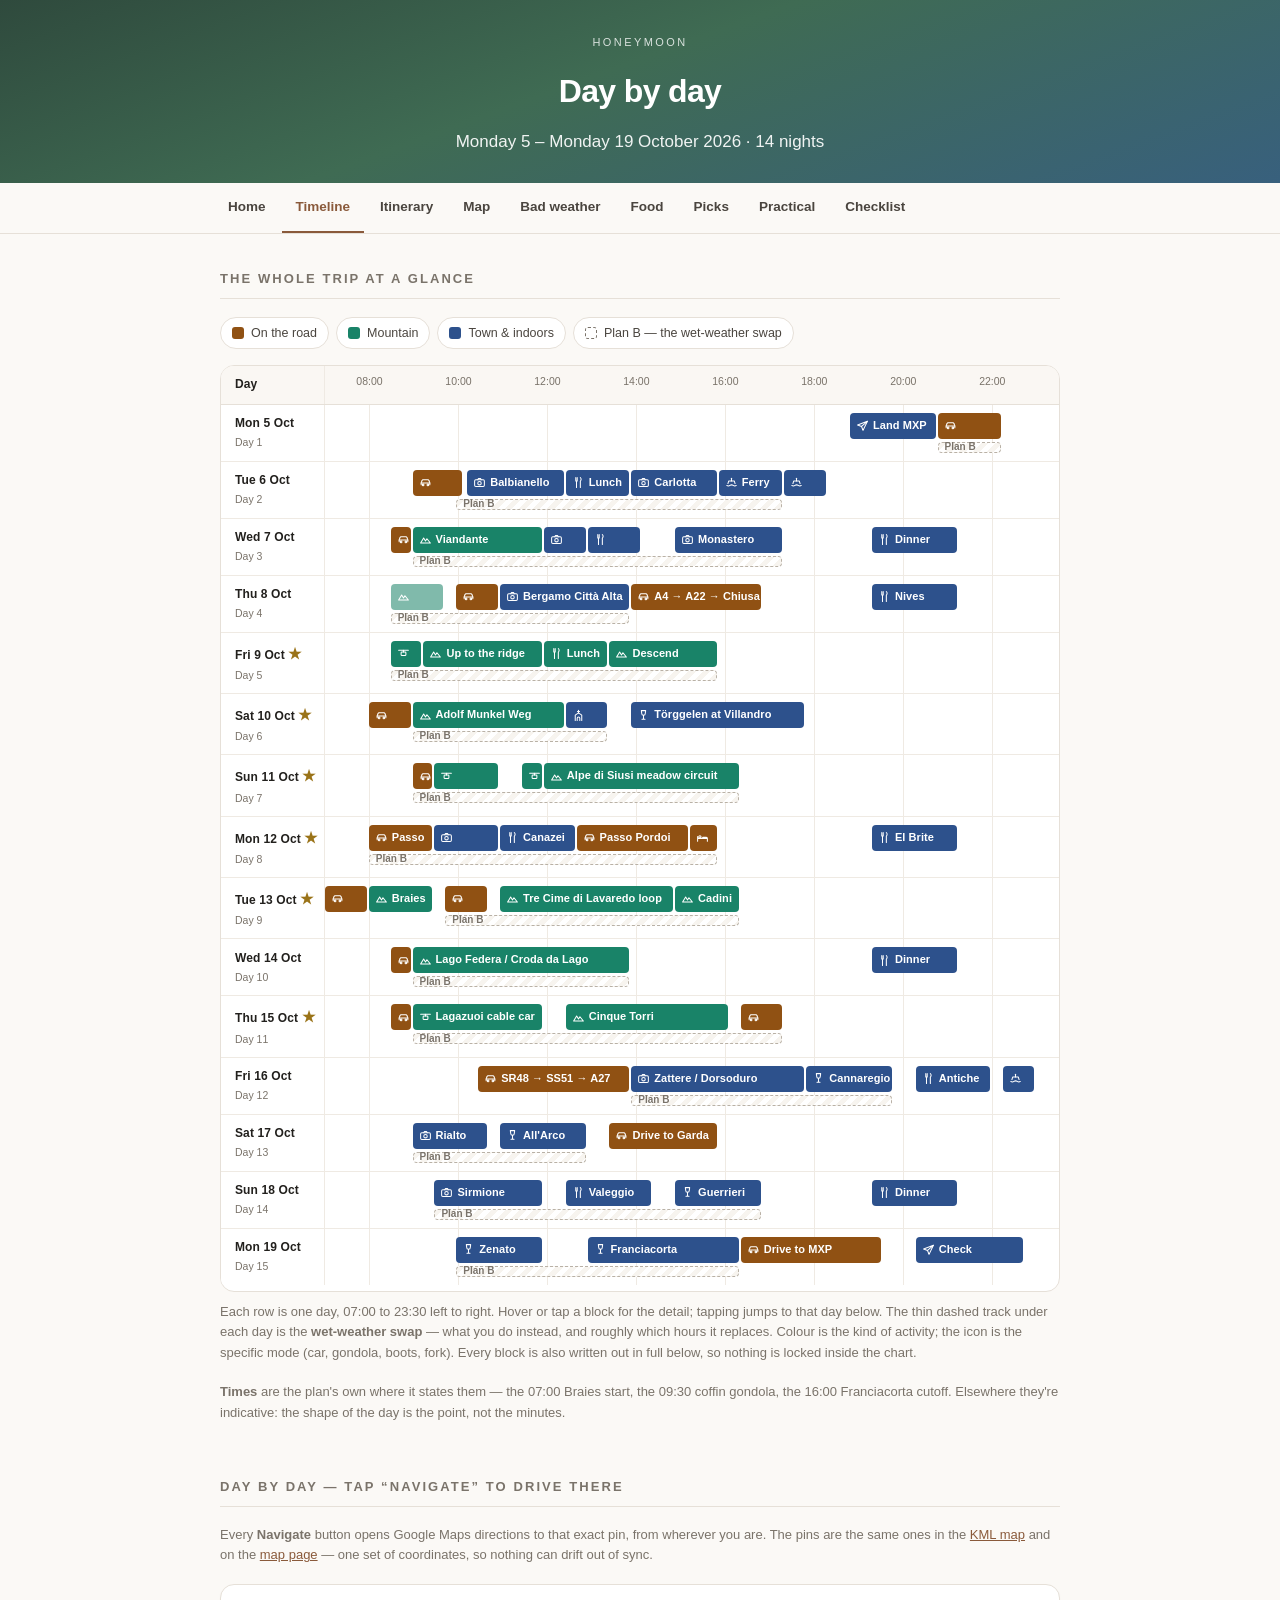
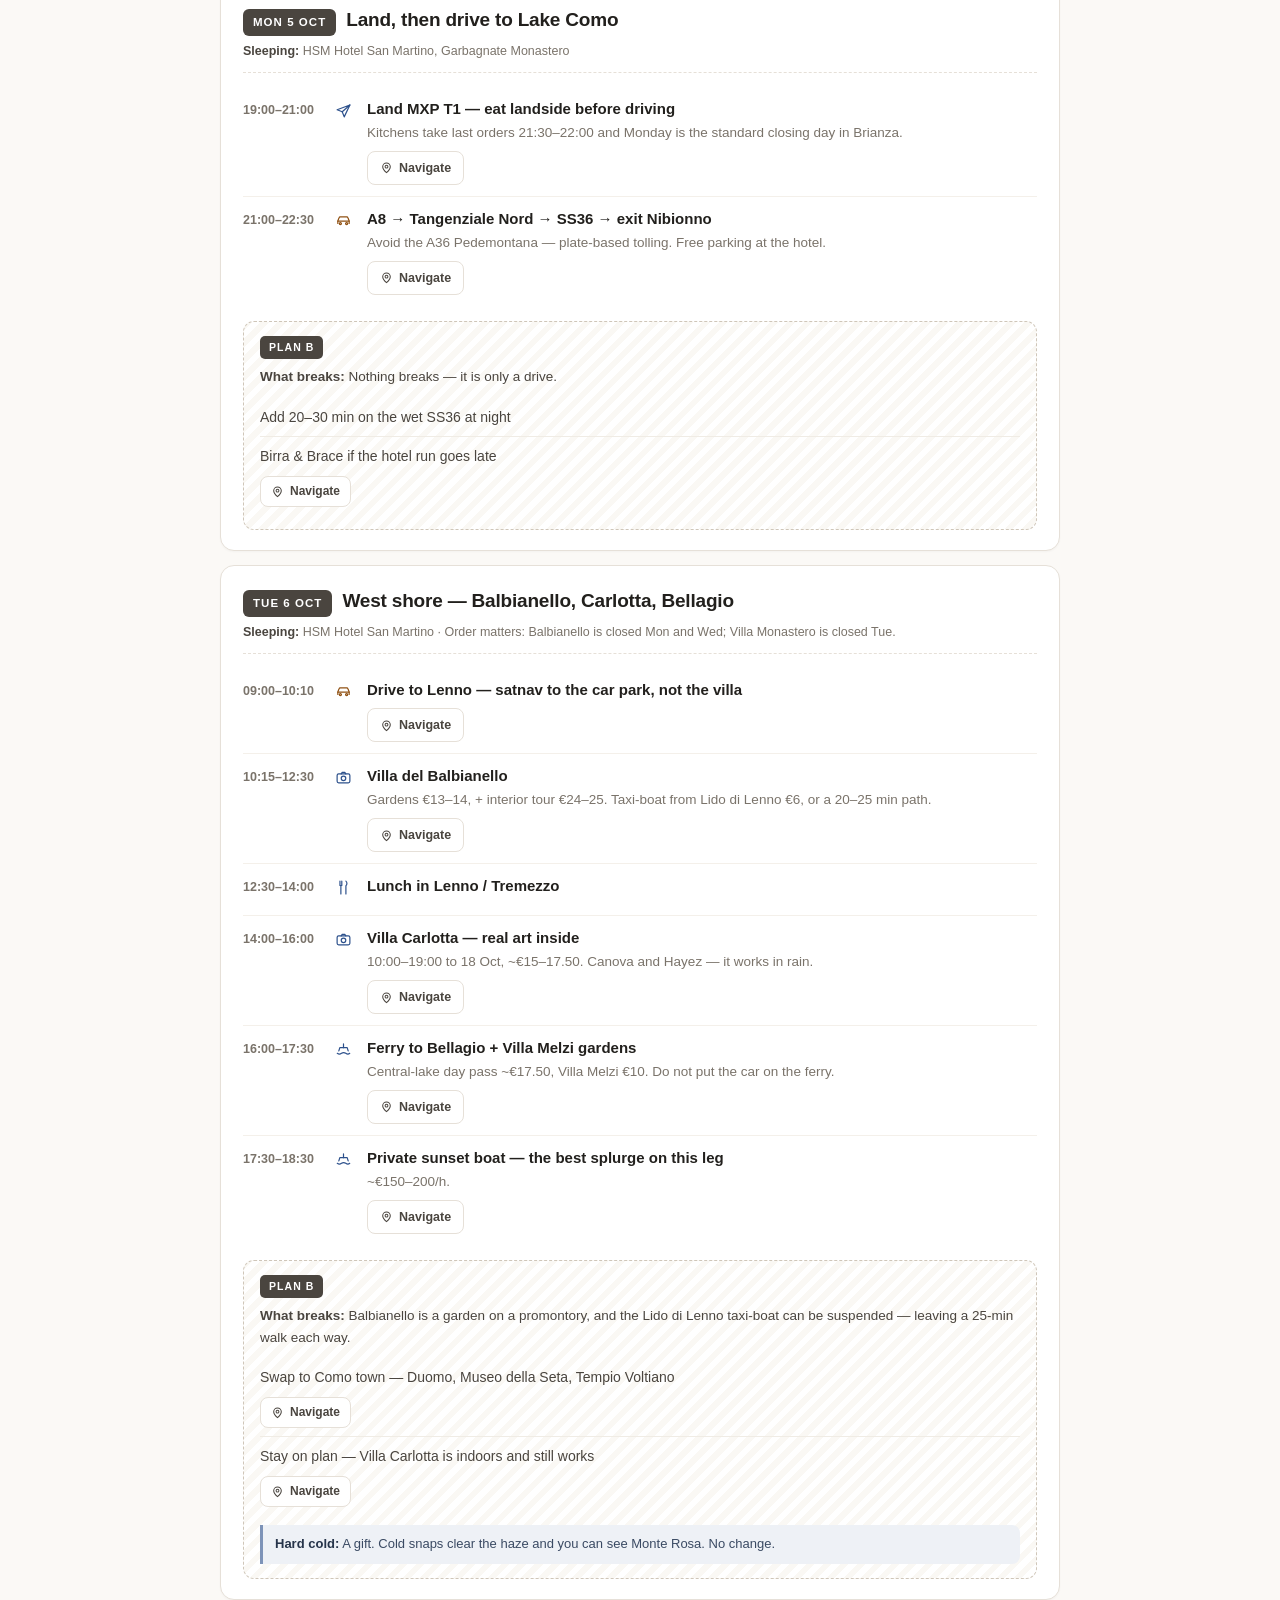
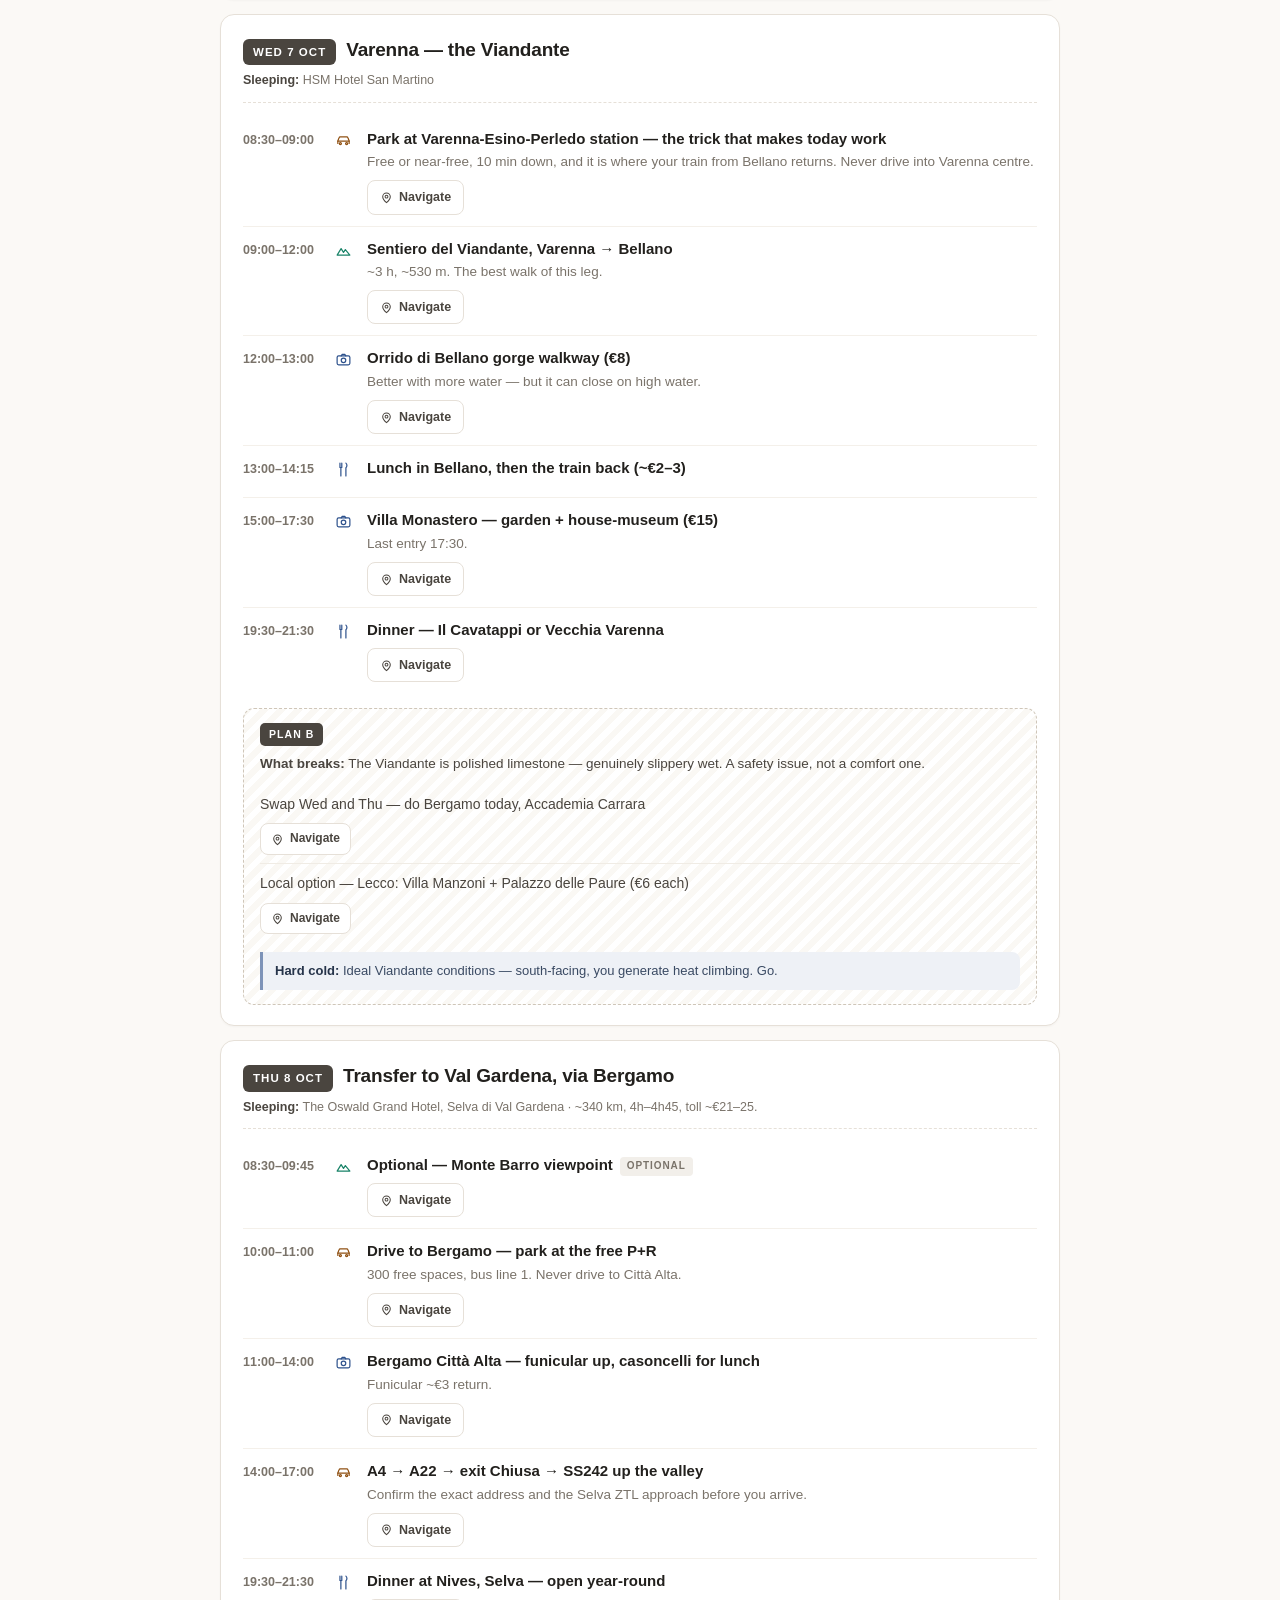
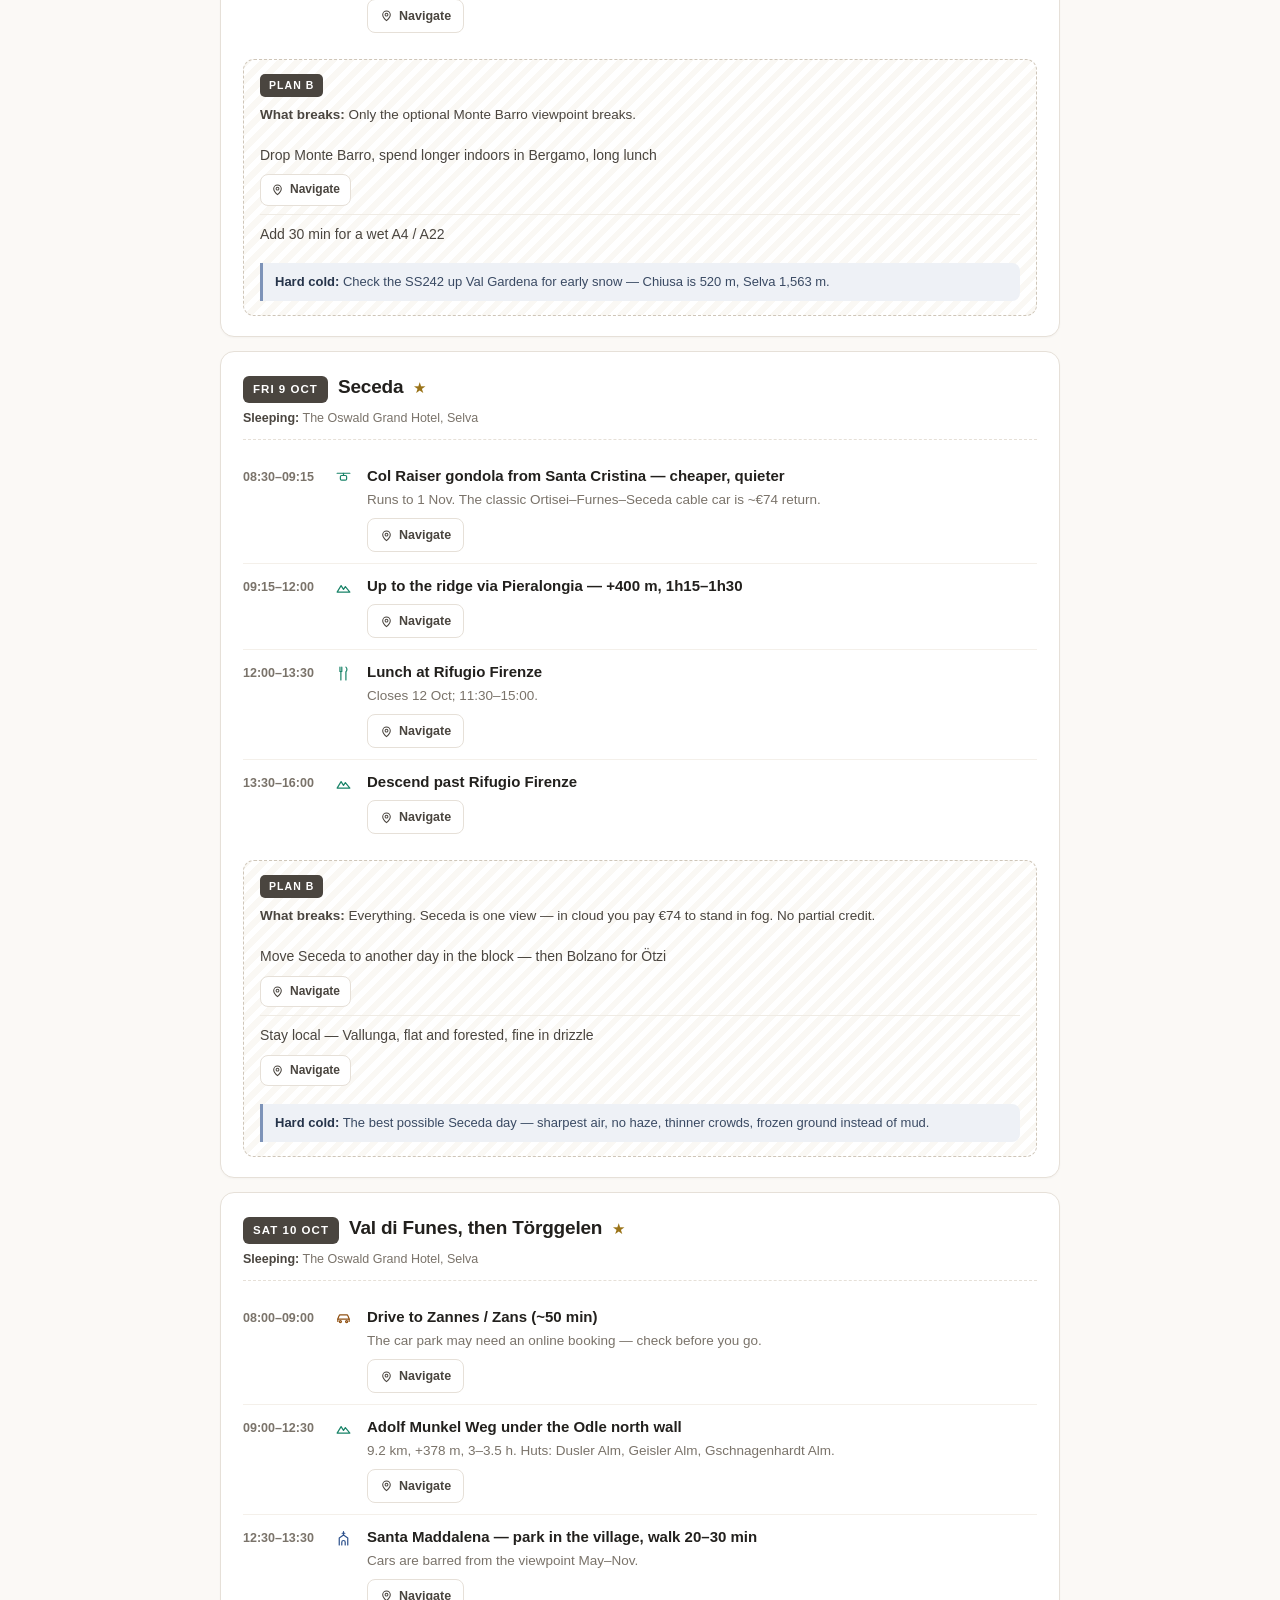
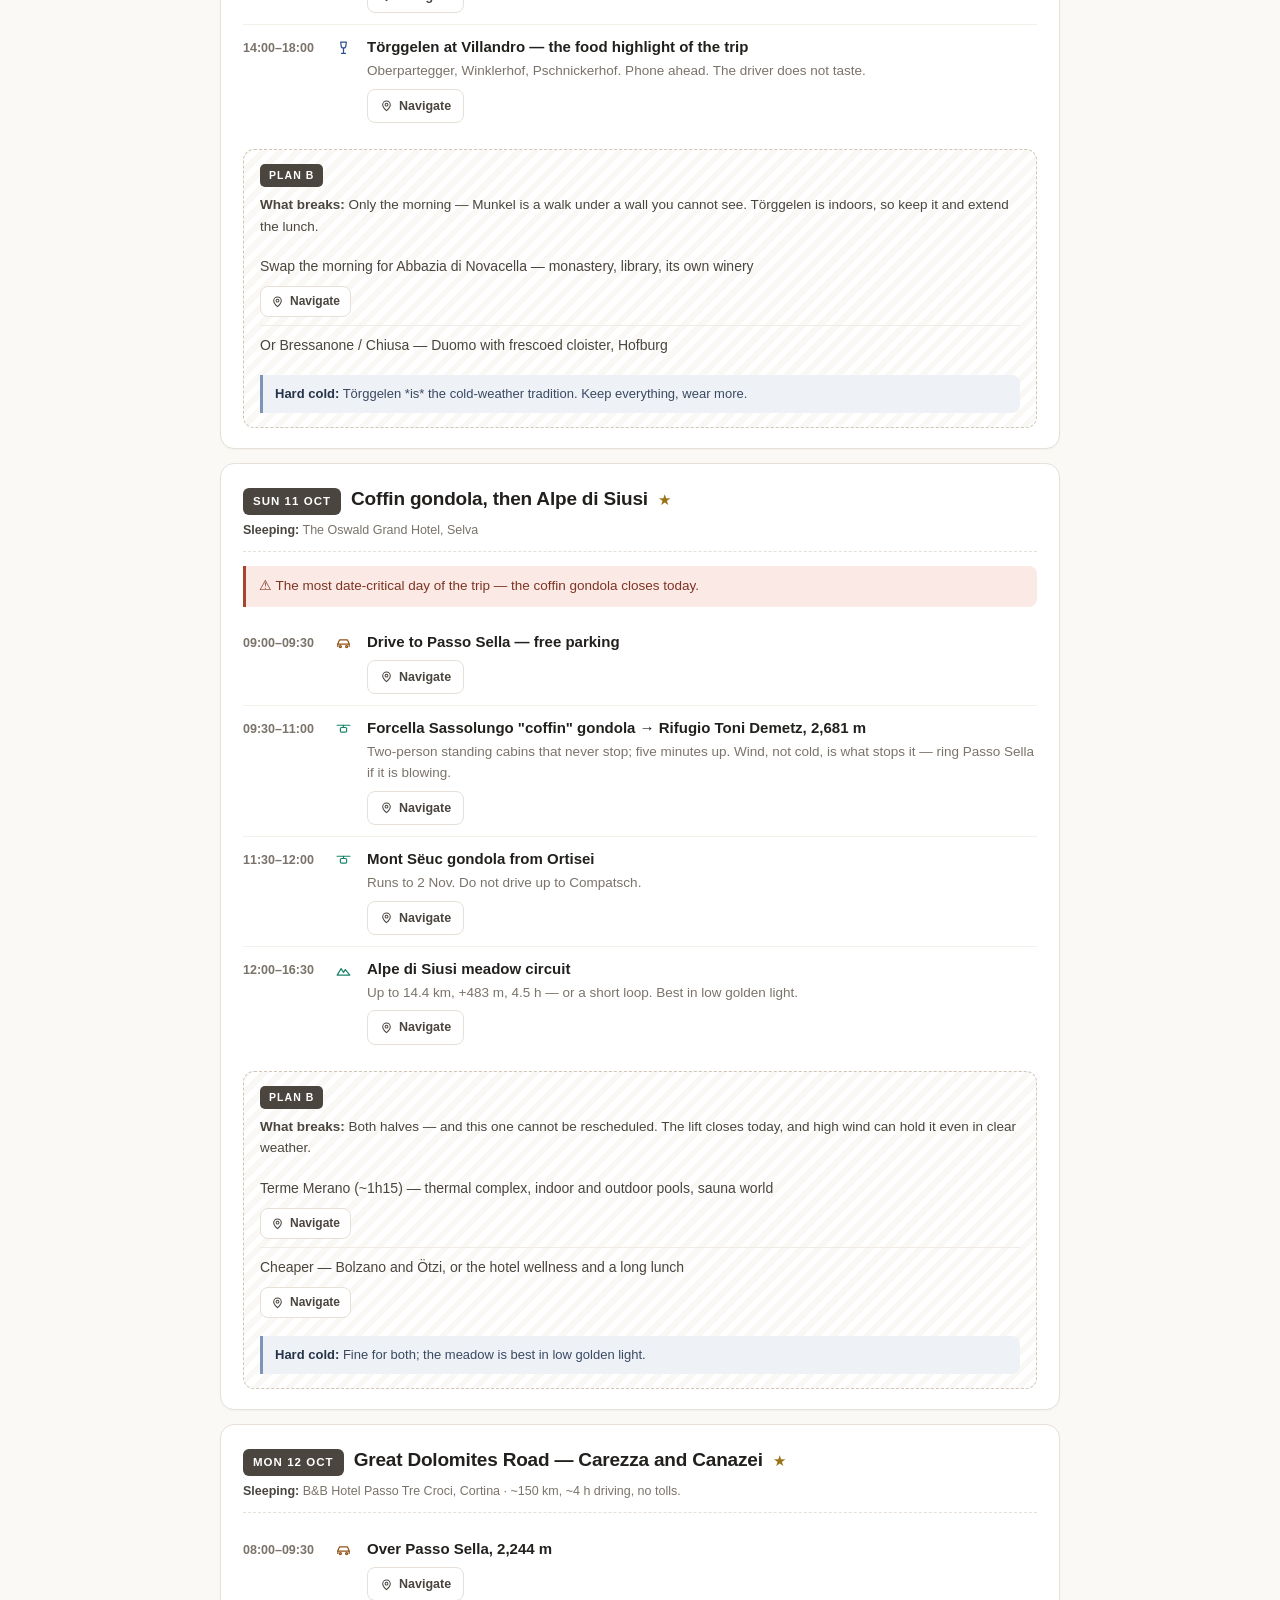
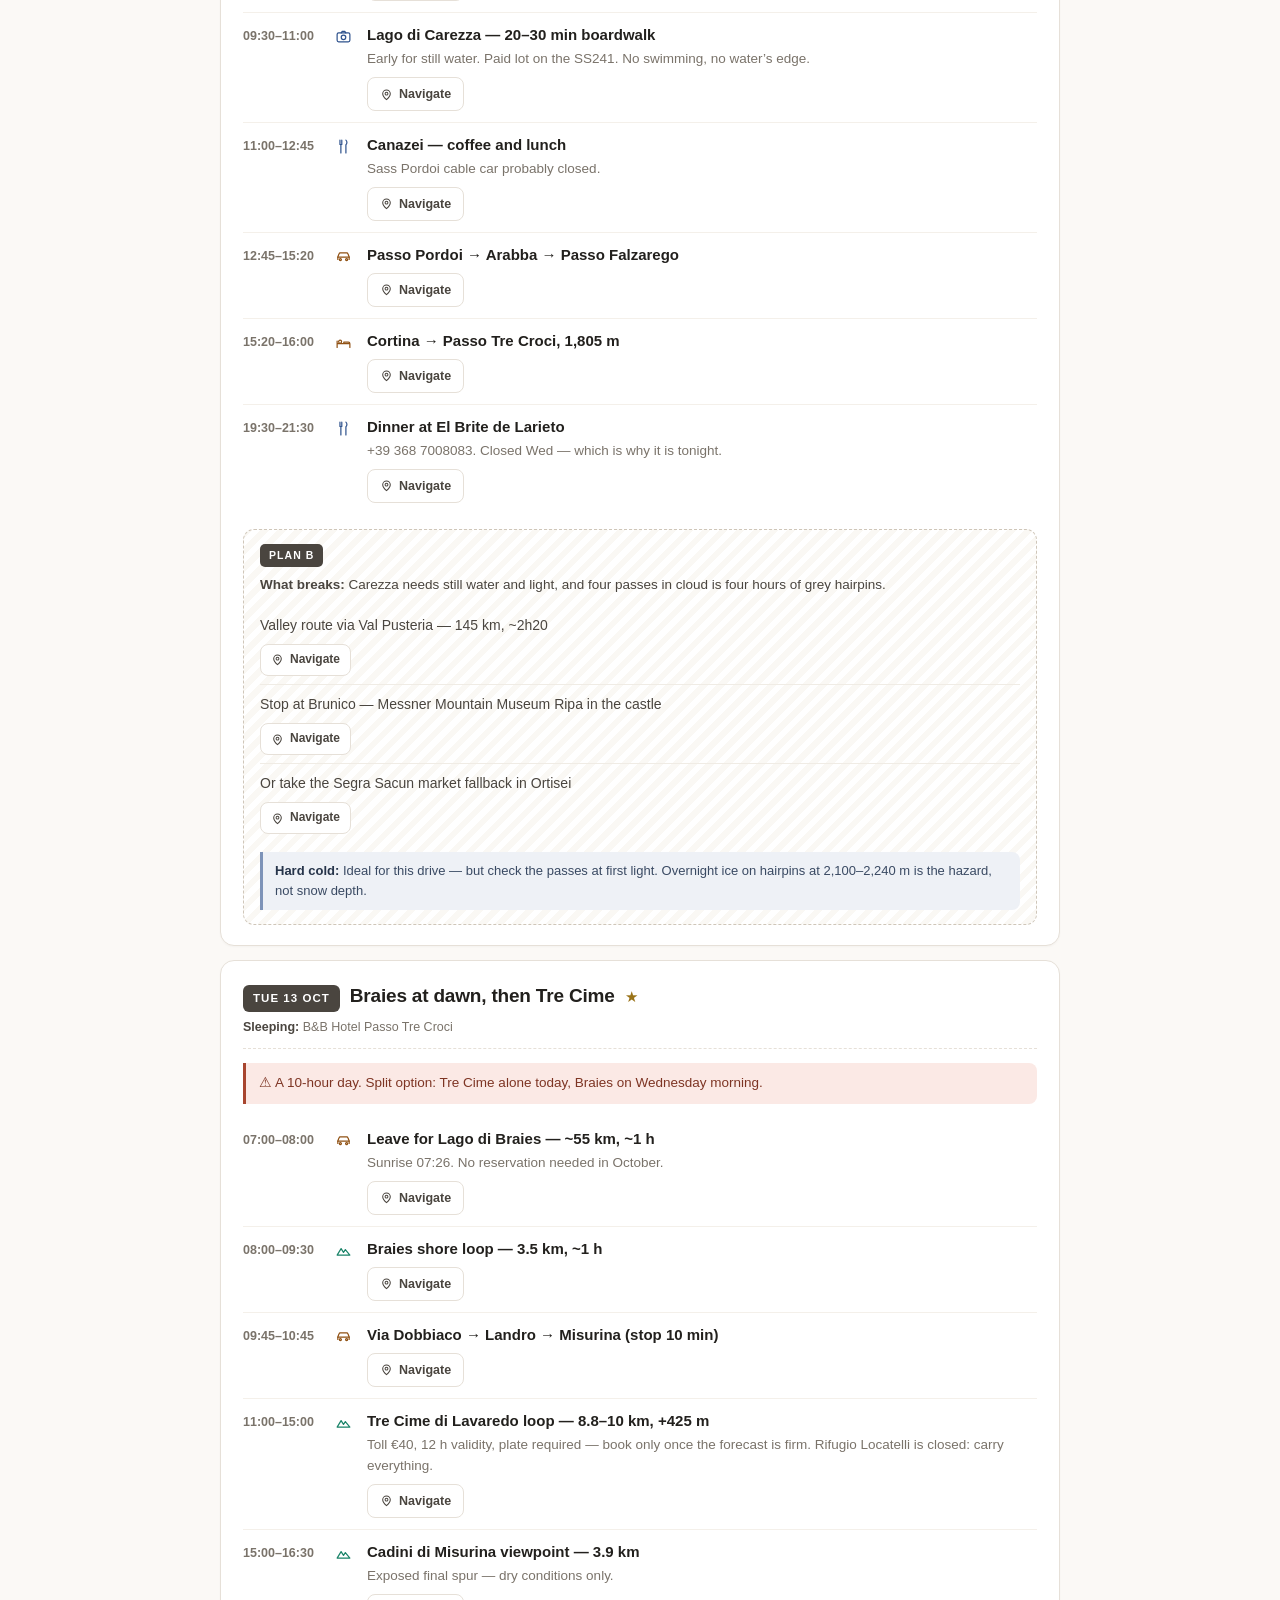
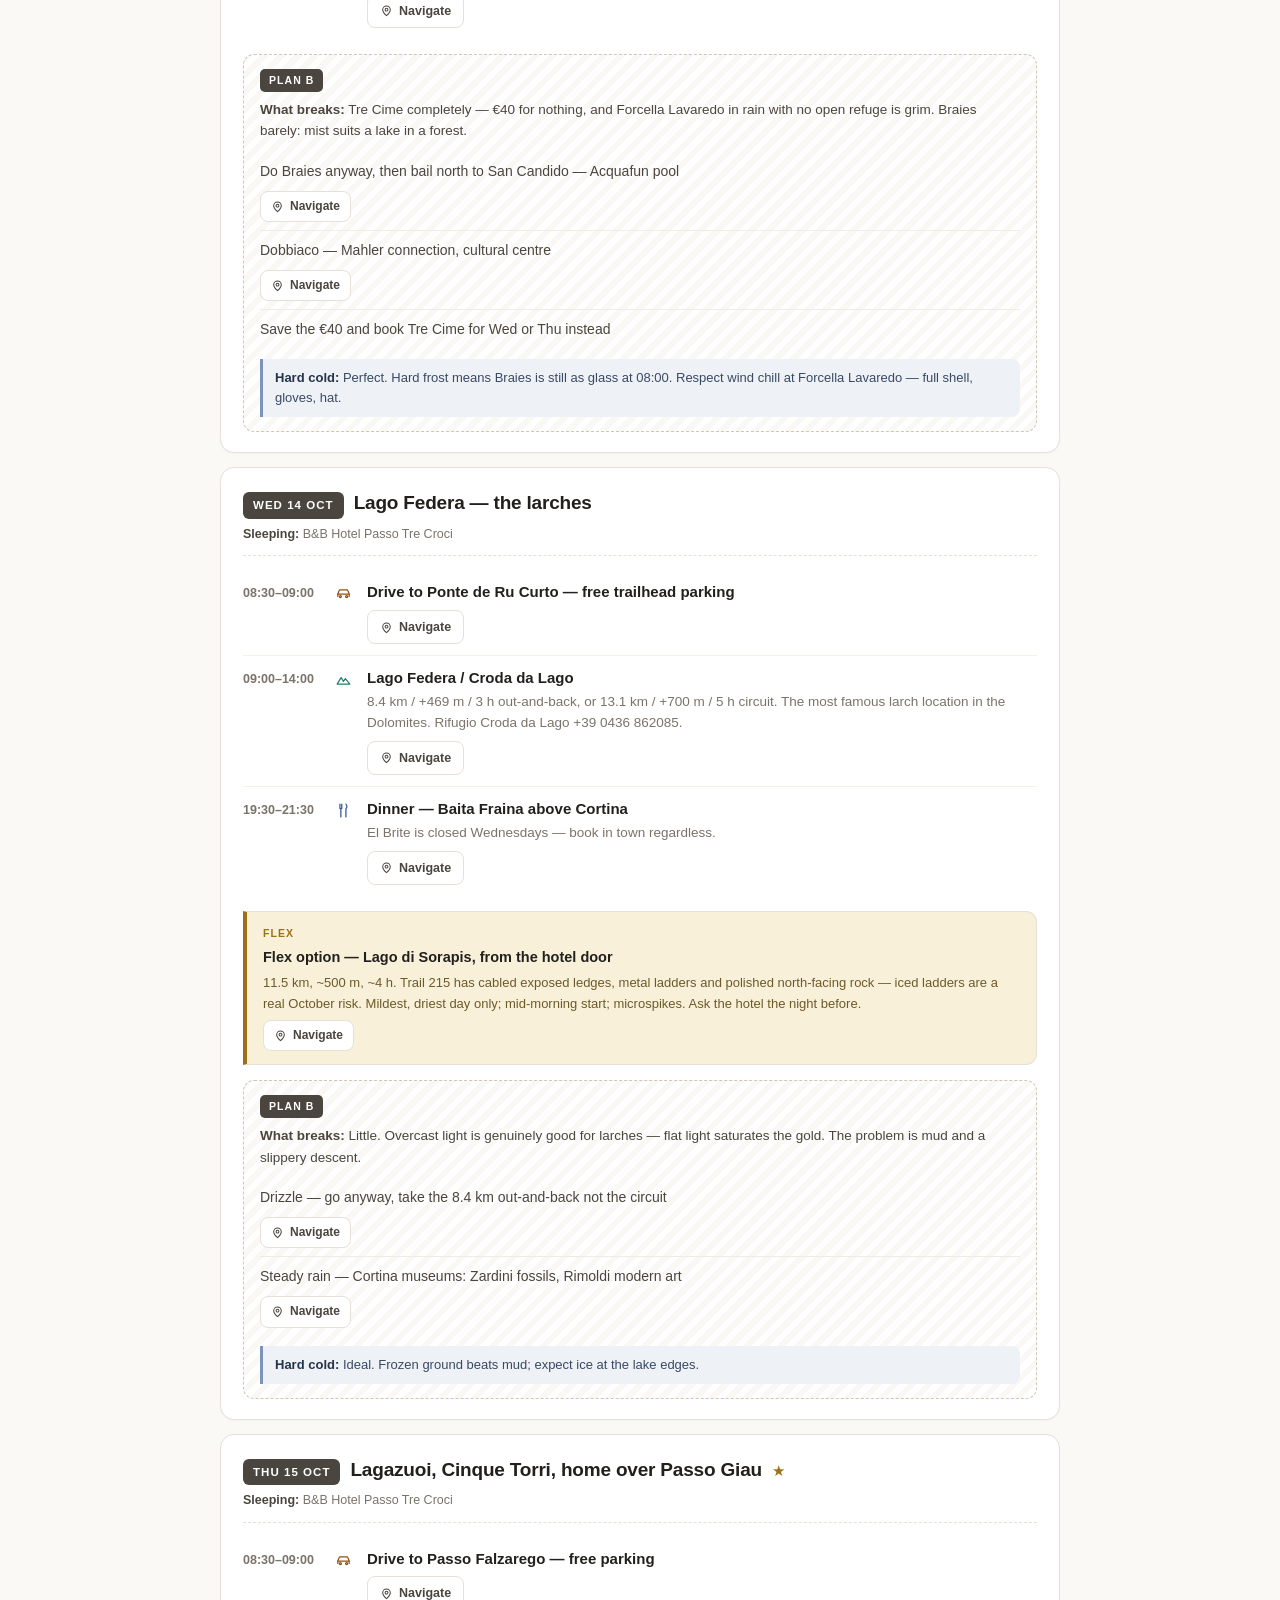
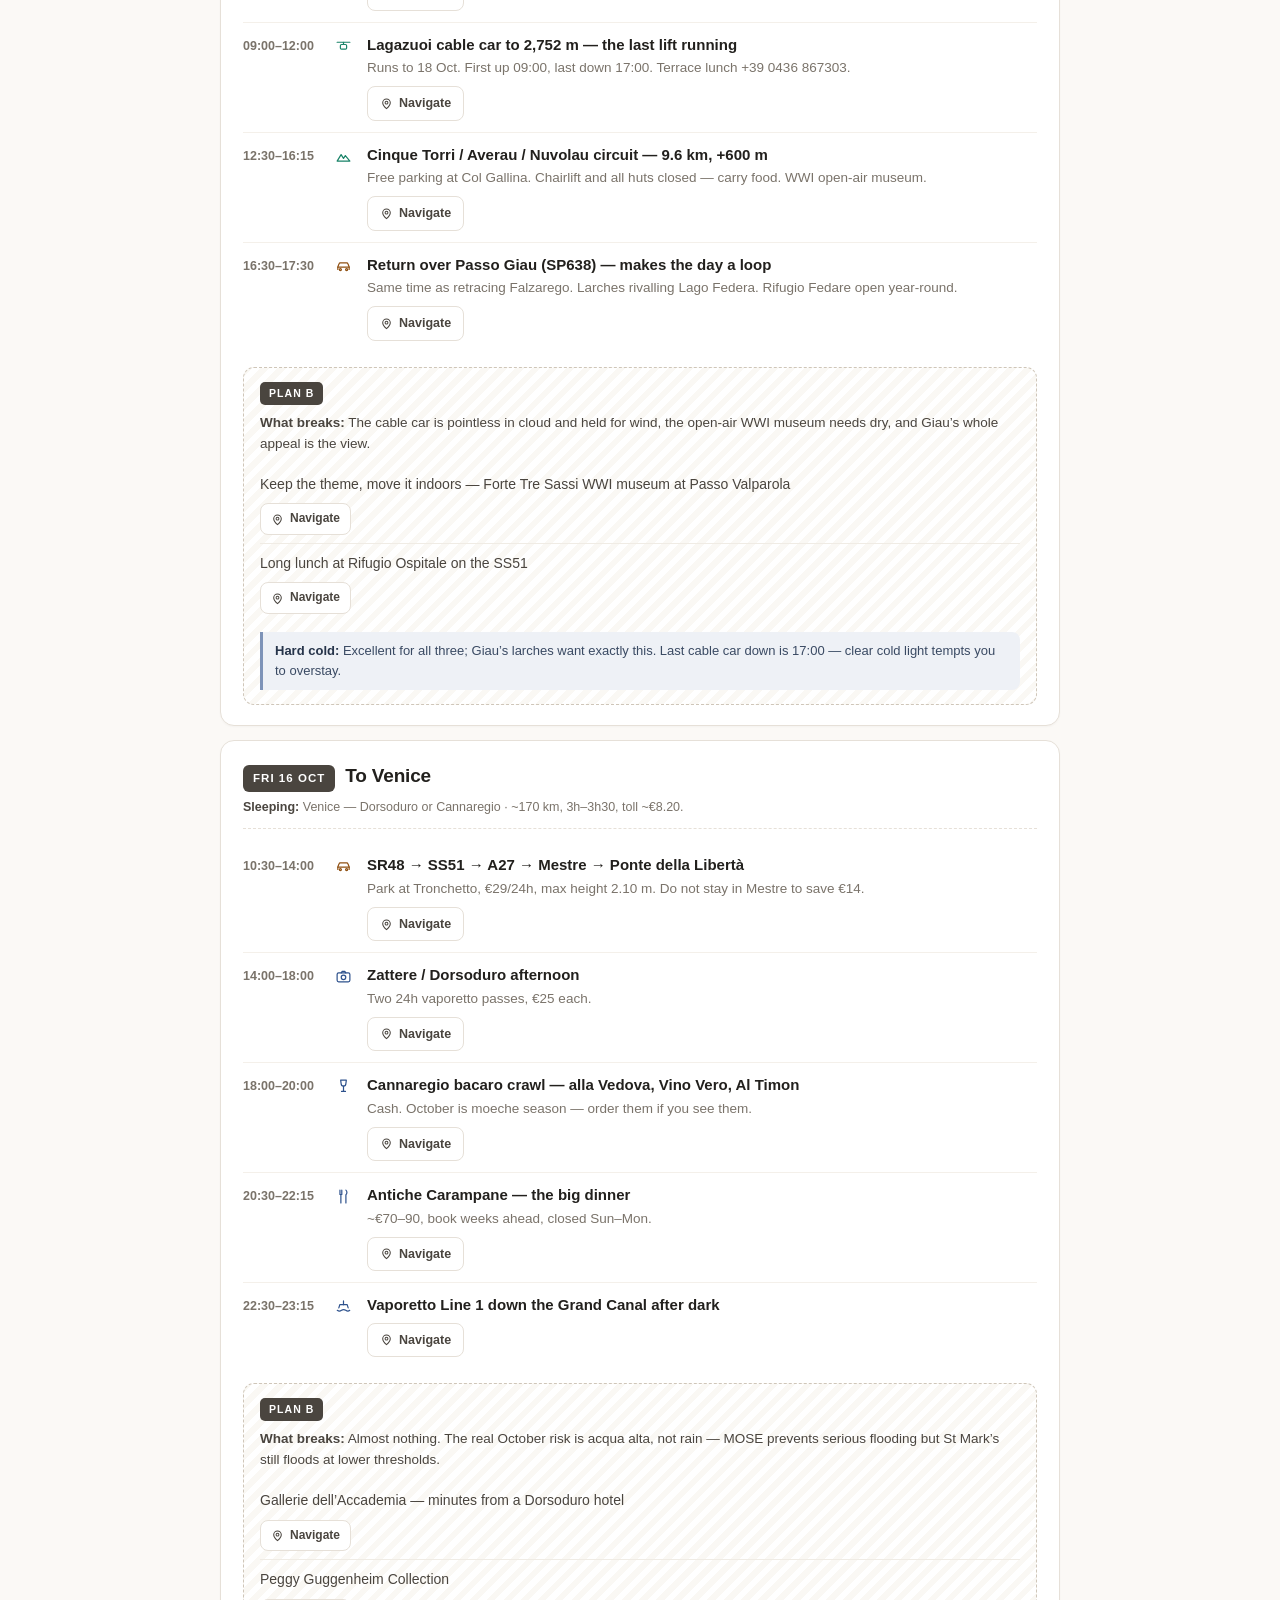
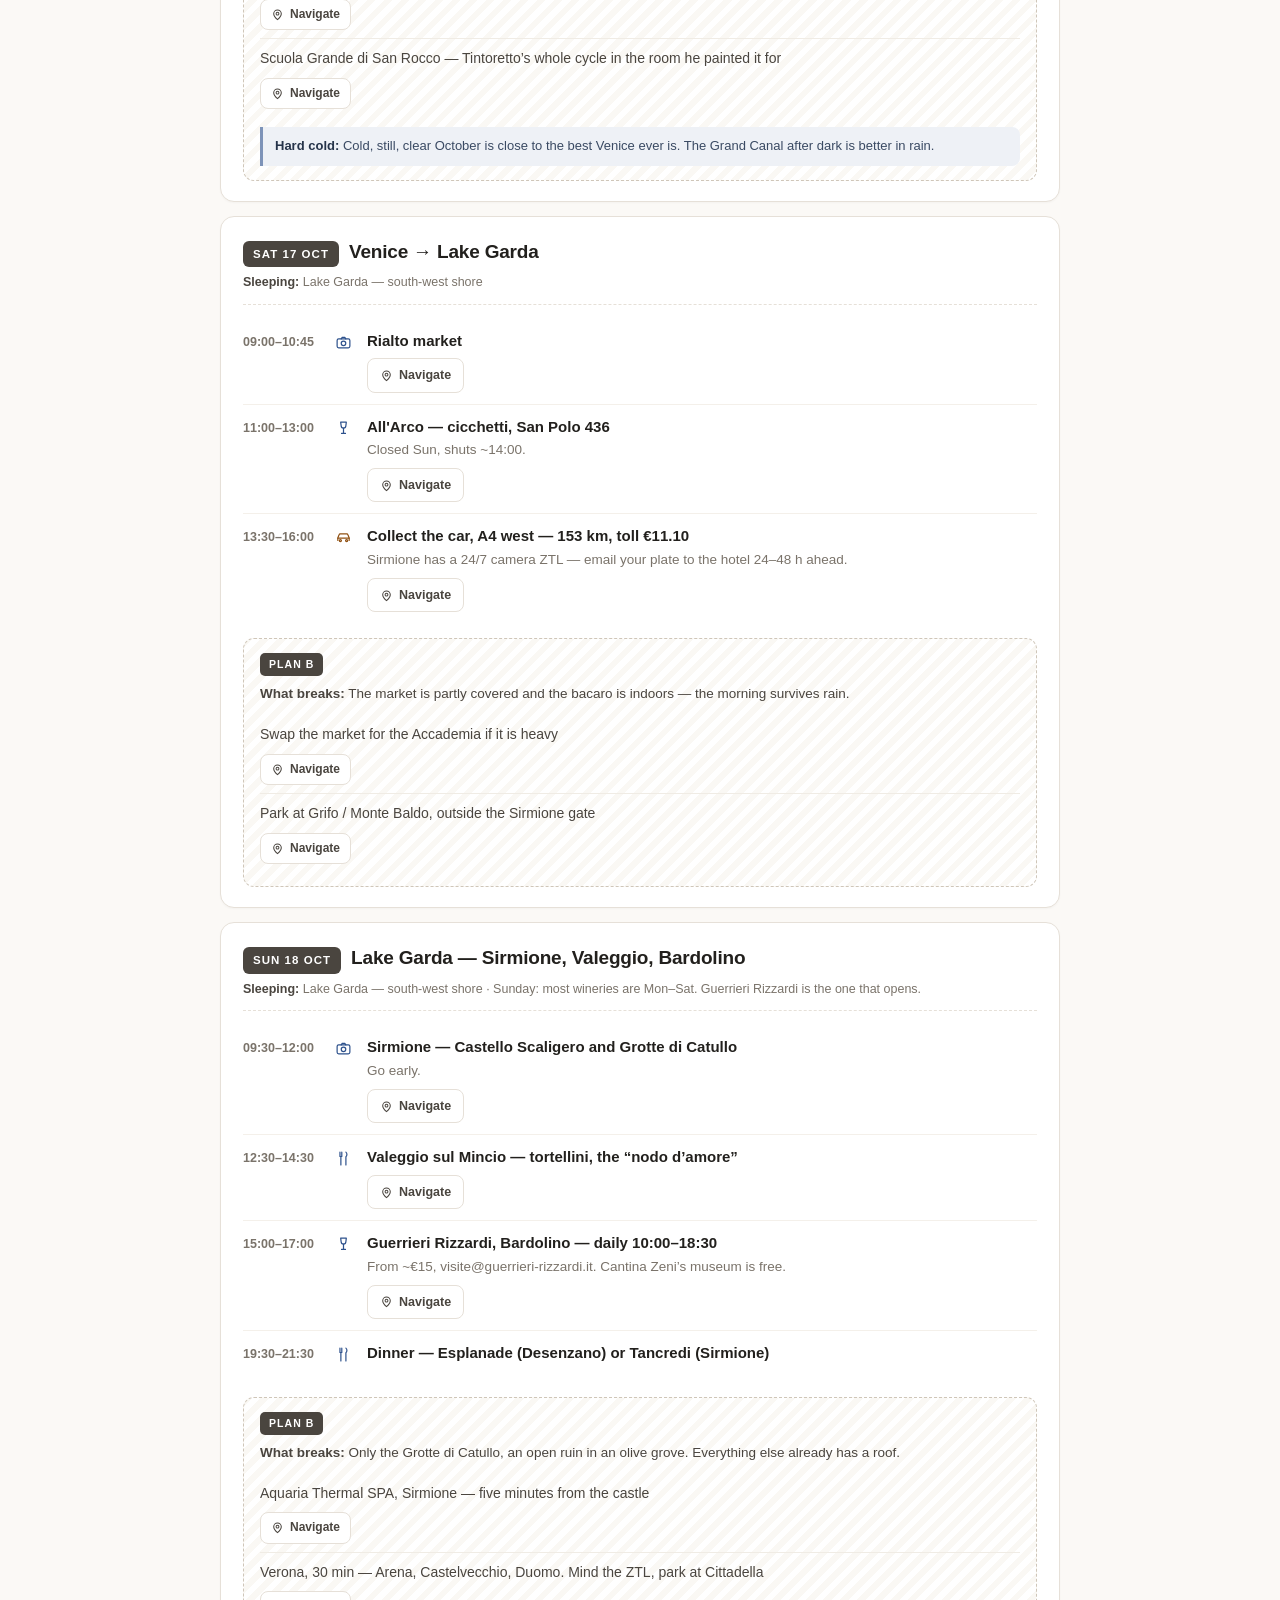
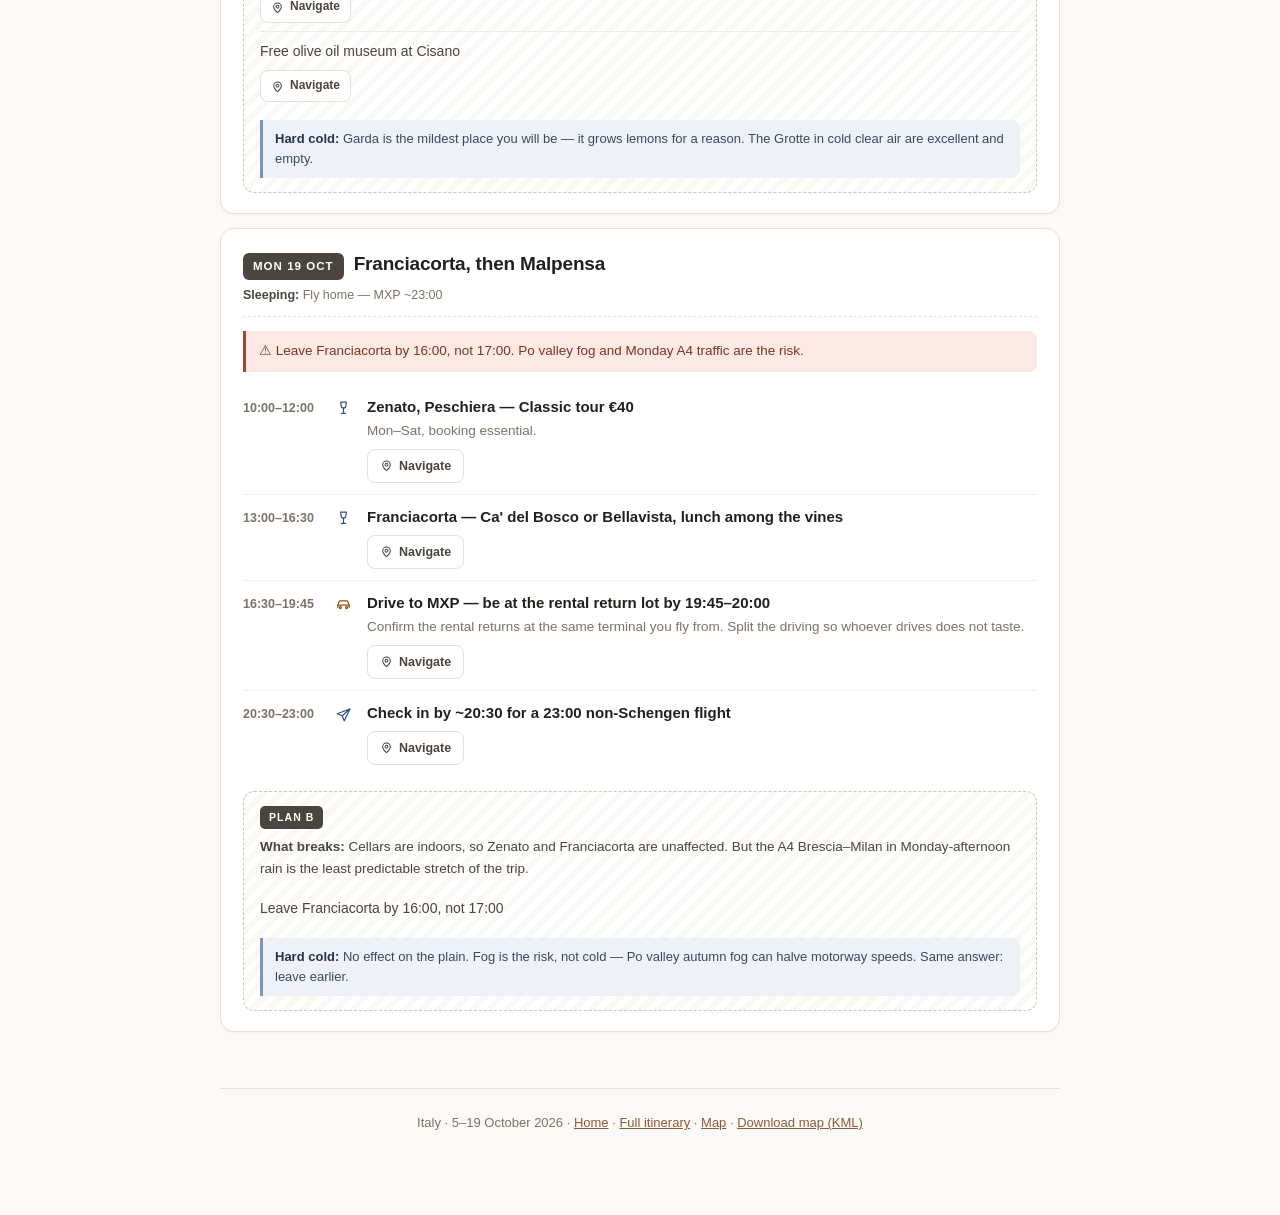
<file: timeline.html>
<!doctype html>
<html lang="en"><head>
<meta name="robots" content="noindex, nofollow">
<meta charset="utf-8"><meta name="viewport" content="width=device-width, initial-scale=1">
<title>Timeline · Honeymoon Italy 2026</title>
<link rel="stylesheet" href="assets/style.css">
<link rel="stylesheet" href="assets/timeline.css">
<style>.sr-only{position:absolute;width:1px;height:1px;padding:0;margin:-1px;overflow:hidden;clip:rect(0,0,0,0);white-space:nowrap;border:0}</style>
</head><body>
<header class="hero small">
  <div class="inner">
    <p class="eyebrow">Honeymoon</p>
    <h1>Day by day</h1>
    <p class="dates">Monday 5 – Monday 19 October 2026 · 14 nights</p>
  </div>
</header>
<nav class="tabs"><div class="inner"><a href="index.html">Home</a><a href="timeline.html" class="on">Timeline</a><a href="itinerary.html">Itinerary</a><a href="map.html">Map</a><a href="weather.html">Bad weather</a><a href="food.html">Food</a><a href="picks.html">Picks</a><a href="practical.html">Practical</a><a href="checklist.html">Checklist</a></div></nav>
<div class="wrap">

<h2 class="sec" id="chart">The whole trip at a glance</h2>

<div class="tl-legend" id="legend"></div>

<div class="gantt-wrap">
  <div class="gantt" id="gantt"></div>
</div>

<p class="tl-cap">
  Each row is one day, 07:00 to 23:30 left to right. Hover or tap a block for the detail;
  tapping jumps to that day below. The thin dashed track under each day is the
  <b>wet-weather swap</b> — what you do instead, and roughly which hours it replaces.
  Colour is the kind of activity; the icon is the specific mode (car, gondola, boots, fork).
  Every block is also written out in full below, so nothing is locked inside the chart.
</p>

<p class="tl-cap">
  <b>Times</b> are the plan's own where it states them — the 07:00 Braies start, the 09:30
  coffin gondola, the 16:00 Franciacorta cutoff. Elsewhere they're indicative: the shape
  of the day is the point, not the minutes.
</p>

<h2 class="sec" id="days-sec">Day by day — tap “Navigate” to drive there</h2>

<p class="tl-cap">
  Every <b>Navigate</b> button opens Google Maps directions to that exact pin, from wherever
  you are. The pins are the same ones in the
  <a href="assets/Honeymoon-Italy-2026-map.kml">KML map</a> and on the
  <a href="map.html">map page</a> — one set of coordinates, so nothing can drift out of sync.
</p>

<div id="days"></div>

<footer>
  Italy · 5–19 October 2026 · <a href="index.html">Home</a> ·
  <a href="itinerary.html">Full itinerary</a> ·
  <a href="map.html">Map</a> ·
  <a href="assets/Honeymoon-Italy-2026-map.kml">Download map (KML)</a>
</footer>
</div>

<script src="assets/places.js"></script>
<script src="assets/timeline.js"></script>
<script src="assets/timeline-render.js"></script>
</body></html>
</file>
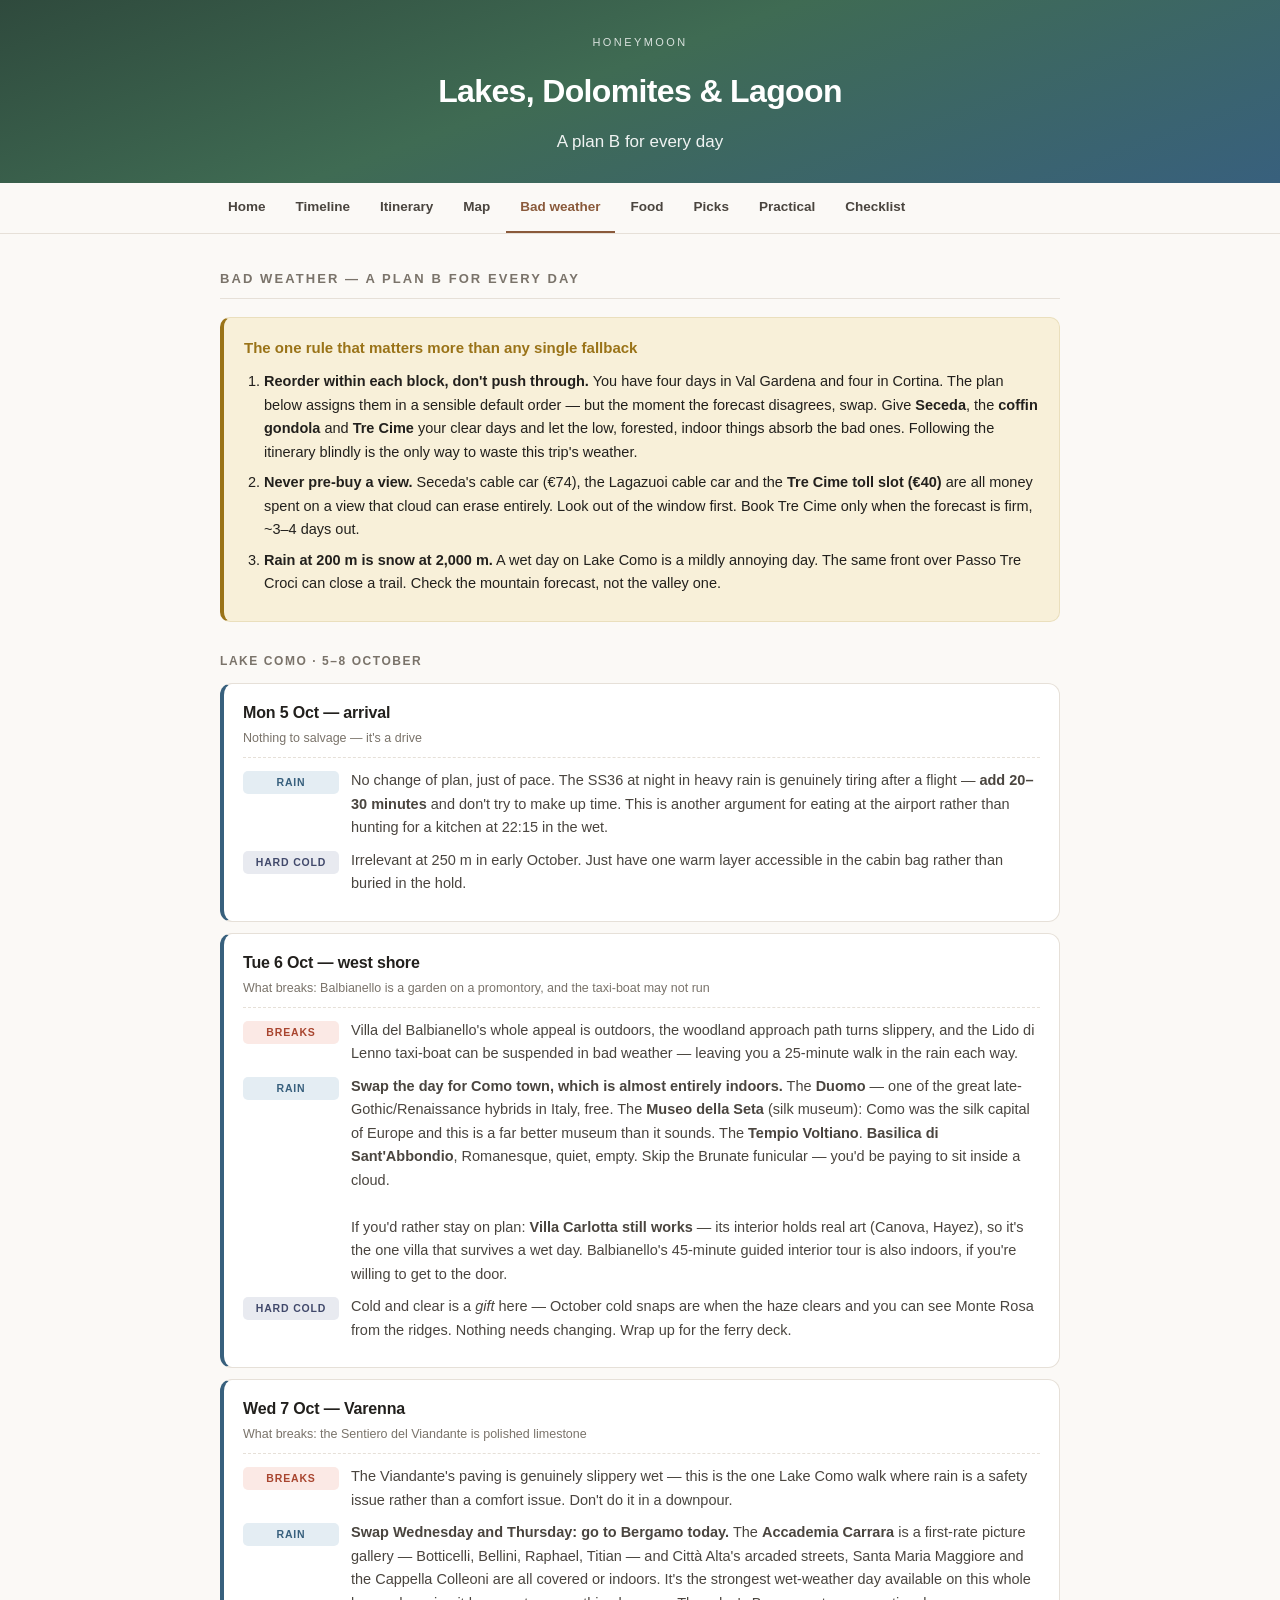
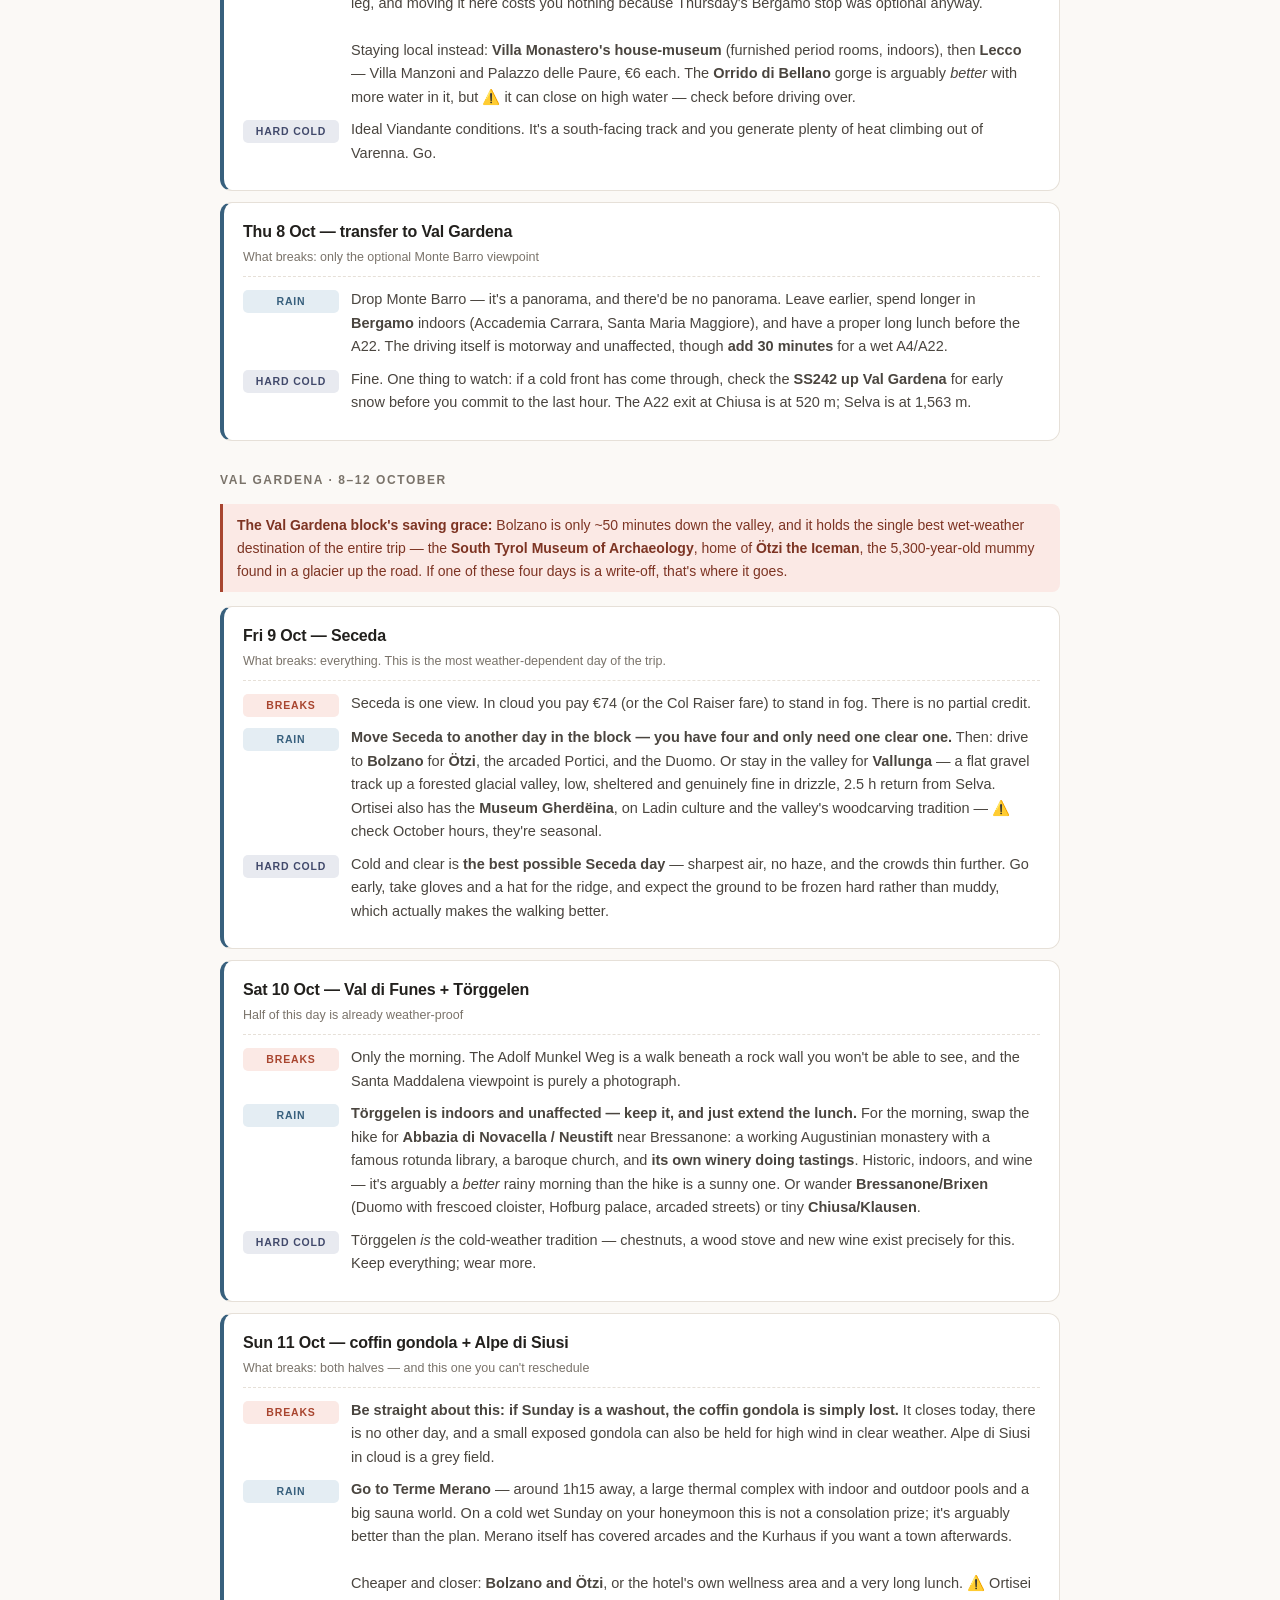
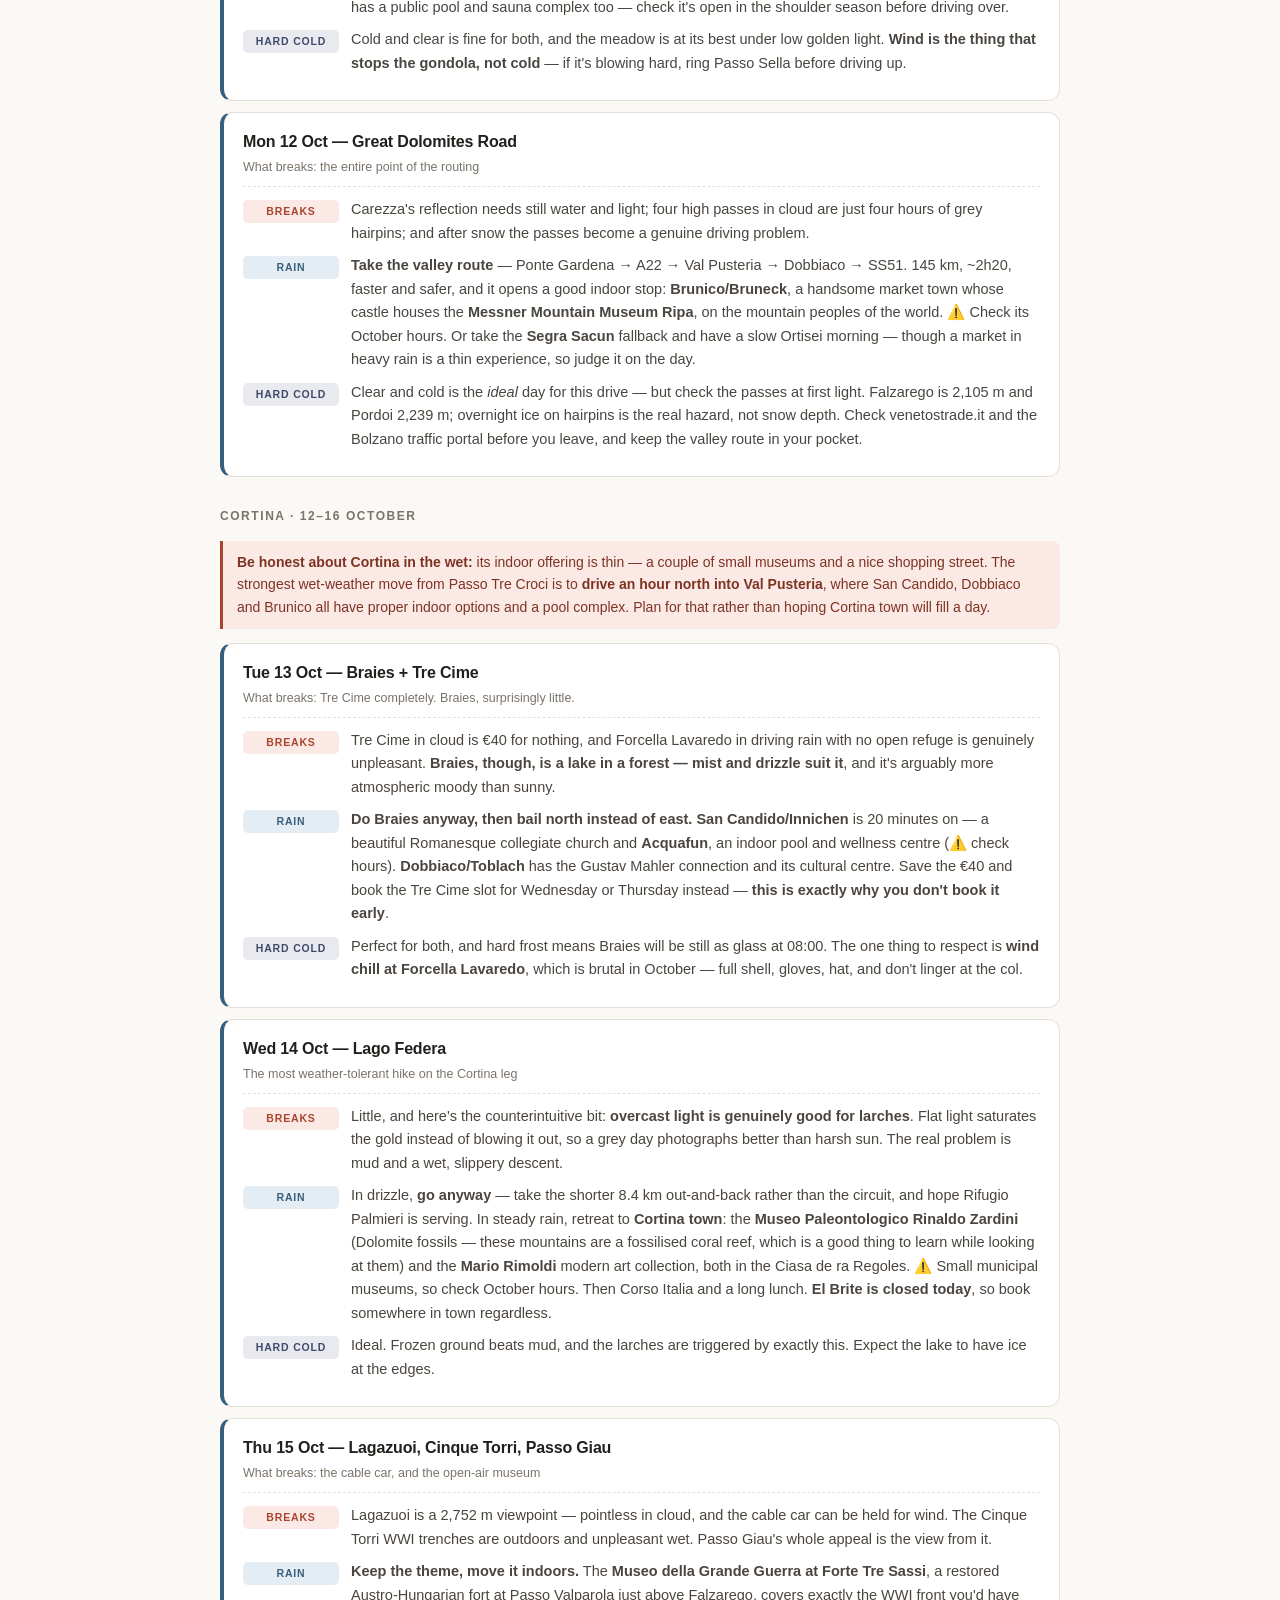
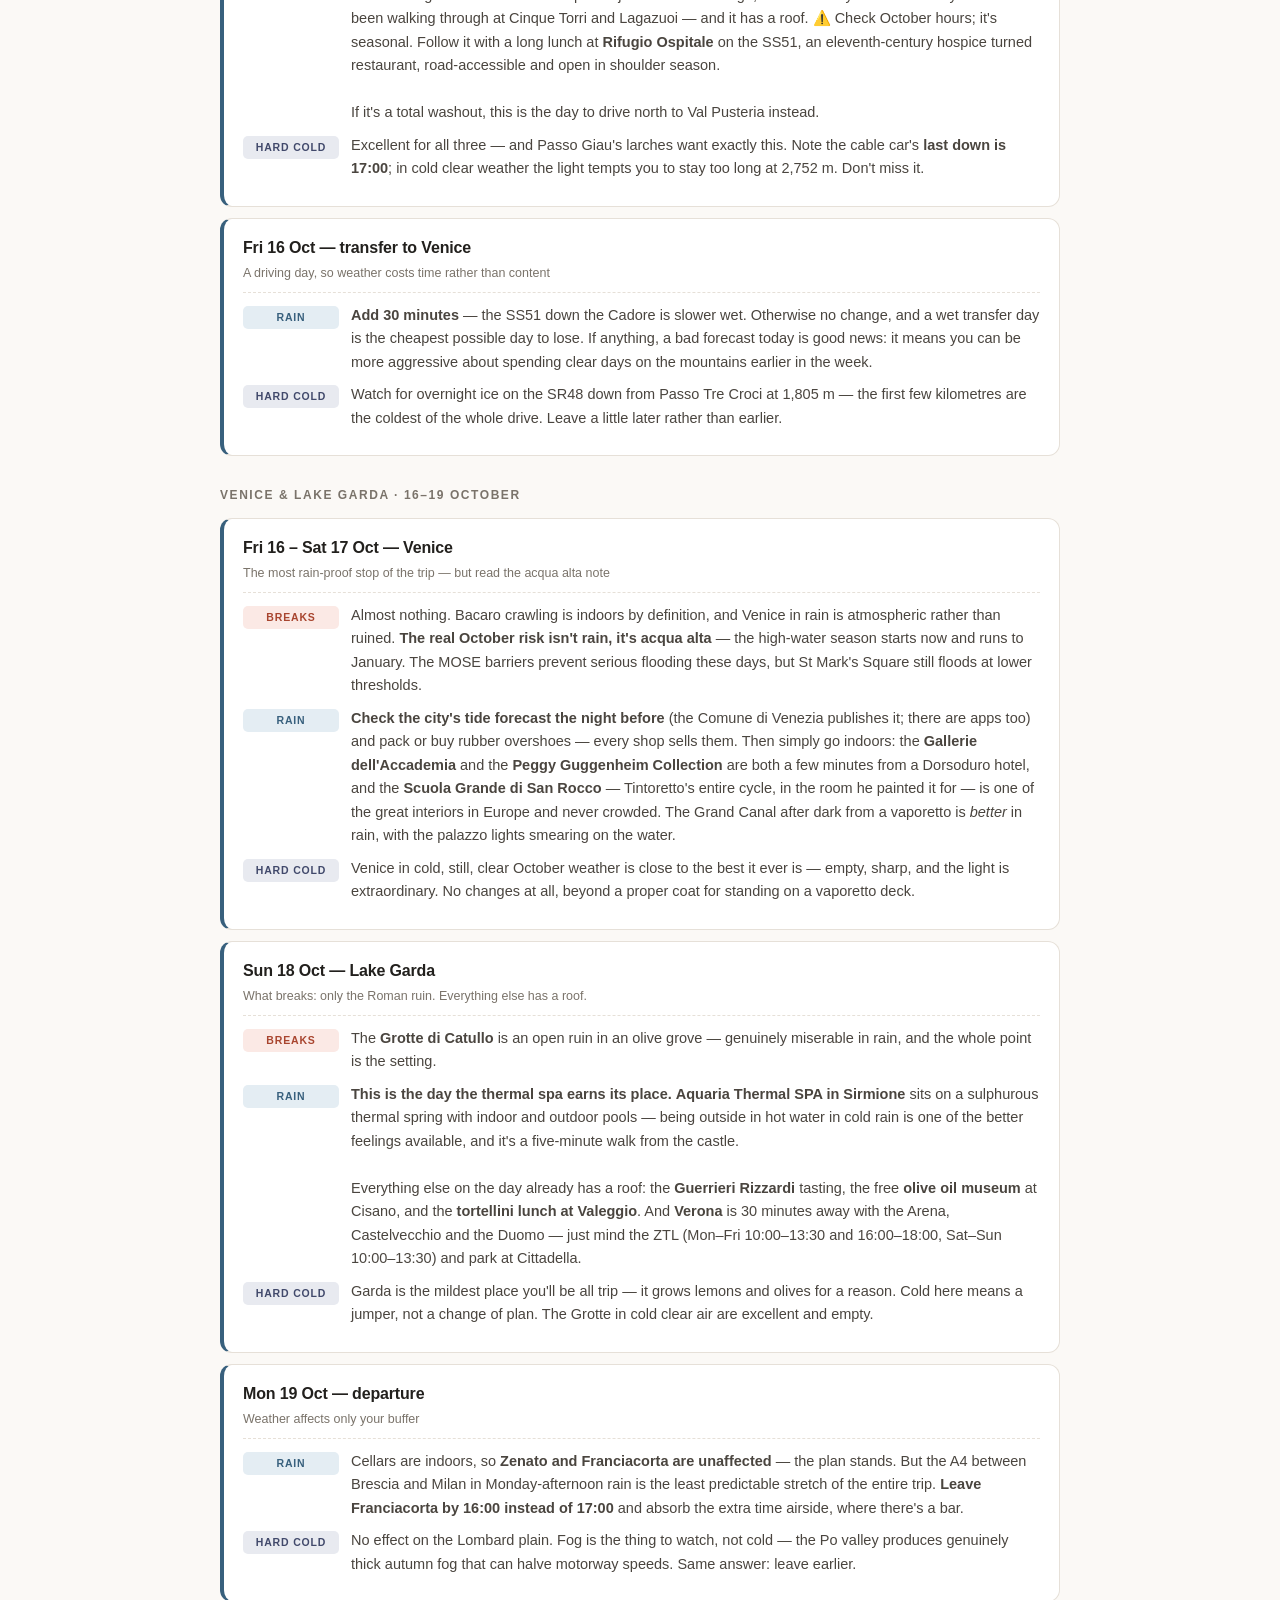
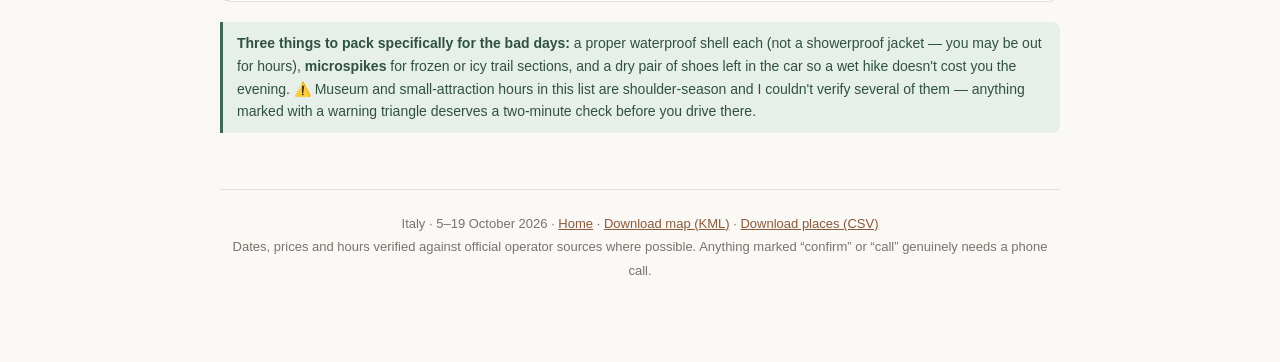
<file: weather.html>
<!DOCTYPE html>
<html lang="en"><head>
<meta charset="utf-8"><meta name="robots" content="noindex, nofollow">
<meta name="viewport" content="width=device-width, initial-scale=1">
<title>Bad weather · Honeymoon Italy 2026</title>
<link rel="stylesheet" href="assets/style.css">

</head><body>
<header class="hero small">
  <div class="inner">
    <p class="eyebrow">Honeymoon</p>
    <h1>Lakes, Dolomites &amp; Lagoon</h1>
    <p class="dates">A plan B for every day</p>
  </div>
</header>
<nav class="tabs"><div class="inner"><a href="index.html">Home</a><a href="timeline.html">Timeline</a><a href="itinerary.html">Itinerary</a><a href="map.html">Map</a><a href="weather.html" class="on">Bad weather</a><a href="food.html">Food</a><a href="picks.html">Picks</a><a href="practical.html">Practical</a><a href="checklist.html">Checklist</a></div></nav>
<div class="wrap">

<h2 class="sec" id="weather">Bad weather — a plan B for every day</h2>

<div class="callout">
  <h3>The one rule that matters more than any single fallback</h3>
  <ol>
    <li><b>Reorder within each block, don't push through.</b> You have four days in Val Gardena and four in Cortina. The plan below assigns them in a sensible default order — but the moment the forecast disagrees, swap. Give <b>Seceda</b>, the <b>coffin gondola</b> and <b>Tre Cime</b> your clear days and let the low, forested, indoor things absorb the bad ones. Following the itinerary blindly is the only way to waste this trip's weather.</li>
    <li><b>Never pre-buy a view.</b> Seceda's cable car (€74), the Lagazuoi cable car and the <b>Tre Cime toll slot (€40)</b> are all money spent on a view that cloud can erase entirely. Look out of the window first. Book Tre Cime only when the forecast is firm, ~3–4 days out.</li>
    <li><b>Rain at 200 m is snow at 2,000 m.</b> A wet day on Lake Como is a mildly annoying day. The same front over Passo Tre Croci can close a trail. Check the mountain forecast, not the valley one.</li>
  </ol>
</div>

<p class="vgroup">Lake Como · 5–8 October</p>

<div class="wcard">
  <h4>Mon 5 Oct — arrival</h4>
  <p class="wsub">Nothing to salvage — it's a drive</p>
  <div class="wrow"><span class="wk rain">Rain</span><span class="wv">No change of plan, just of pace. The SS36 at night in heavy rain is genuinely tiring after a flight — <b>add 20–30 minutes</b> and don't try to make up time. This is another argument for eating at the airport rather than hunting for a kitchen at 22:15 in the wet.</span></div>
  <div class="wrow"><span class="wk cold">Hard cold</span><span class="wv">Irrelevant at 250 m in early October. Just have one warm layer accessible in the cabin bag rather than buried in the hold.</span></div>
</div>

<div class="wcard">
  <h4>Tue 6 Oct — west shore</h4>
  <p class="wsub">What breaks: Balbianello is a garden on a promontory, and the taxi-boat may not run</p>
  <div class="wrow"><span class="wk breaks">Breaks</span><span class="wv">Villa del Balbianello's whole appeal is outdoors, the woodland approach path turns slippery, and the Lido di Lenno taxi-boat can be suspended in bad weather — leaving you a 25-minute walk in the rain each way.</span></div>
  <div class="wrow"><span class="wk rain">Rain</span><span class="wv"><b>Swap the day for Como town, which is almost entirely indoors.</b> The <b>Duomo</b> — one of the great late-Gothic/Renaissance hybrids in Italy, free. The <b>Museo della Seta</b> (silk museum): Como was the silk capital of Europe and this is a far better museum than it sounds. The <b>Tempio Voltiano</b>. <b>Basilica di Sant'Abbondio</b>, Romanesque, quiet, empty. Skip the Brunate funicular — you'd be paying to sit inside a cloud.<br><br>If you'd rather stay on plan: <b>Villa Carlotta still works</b> — its interior holds real art (Canova, Hayez), so it's the one villa that survives a wet day. Balbianello's 45-minute guided interior tour is also indoors, if you're willing to get to the door.</span></div>
  <div class="wrow"><span class="wk cold">Hard cold</span><span class="wv">Cold and clear is a <em>gift</em> here — October cold snaps are when the haze clears and you can see Monte Rosa from the ridges. Nothing needs changing. Wrap up for the ferry deck.</span></div>
</div>

<div class="wcard">
  <h4>Wed 7 Oct — Varenna</h4>
  <p class="wsub">What breaks: the Sentiero del Viandante is polished limestone</p>
  <div class="wrow"><span class="wk breaks">Breaks</span><span class="wv">The Viandante's paving is genuinely slippery wet — this is the one Lake Como walk where rain is a safety issue rather than a comfort issue. Don't do it in a downpour.</span></div>
  <div class="wrow"><span class="wk rain">Rain</span><span class="wv"><b>Swap Wednesday and Thursday: go to Bergamo today.</b> The <b>Accademia Carrara</b> is a first-rate picture gallery — Botticelli, Bellini, Raphael, Titian — and Città Alta's arcaded streets, Santa Maria Maggiore and the Cappella Colleoni are all covered or indoors. It's the strongest wet-weather day available on this whole leg, and moving it here costs you nothing because Thursday's Bergamo stop was optional anyway.<br><br>Staying local instead: <b>Villa Monastero's house-museum</b> (furnished period rooms, indoors), then <b>Lecco</b> — Villa Manzoni and Palazzo delle Paure, €6 each. The <b>Orrido di Bellano</b> gorge is arguably <em>better</em> with more water in it, but ⚠️ it can close on high water — check before driving over.</span></div>
  <div class="wrow"><span class="wk cold">Hard cold</span><span class="wv">Ideal Viandante conditions. It's a south-facing track and you generate plenty of heat climbing out of Varenna. Go.</span></div>
</div>

<div class="wcard">
  <h4>Thu 8 Oct — transfer to Val Gardena</h4>
  <p class="wsub">What breaks: only the optional Monte Barro viewpoint</p>
  <div class="wrow"><span class="wk rain">Rain</span><span class="wv">Drop Monte Barro — it's a panorama, and there'd be no panorama. Leave earlier, spend longer in <b>Bergamo</b> indoors (Accademia Carrara, Santa Maria Maggiore), and have a proper long lunch before the A22. The driving itself is motorway and unaffected, though <b>add 30 minutes</b> for a wet A4/A22.</span></div>
  <div class="wrow"><span class="wk cold">Hard cold</span><span class="wv">Fine. One thing to watch: if a cold front has come through, check the <b>SS242 up Val Gardena</b> for early snow before you commit to the last hour. The A22 exit at Chiusa is at 520 m; Selva is at 1,563 m.</span></div>
</div>

<p class="vgroup">Val Gardena · 8–12 October</p>

<div class="note warn"><b>The Val Gardena block's saving grace:</b> Bolzano is only ~50 minutes down the valley, and it holds the single best wet-weather destination of the entire trip — the <b>South Tyrol Museum of Archaeology</b>, home of <b>Ötzi the Iceman</b>, the 5,300-year-old mummy found in a glacier up the road. If one of these four days is a write-off, that's where it goes.</div>

<div class="wcard">
  <h4>Fri 9 Oct — Seceda</h4>
  <p class="wsub">What breaks: everything. This is the most weather-dependent day of the trip.</p>
  <div class="wrow"><span class="wk breaks">Breaks</span><span class="wv">Seceda is one view. In cloud you pay €74 (or the Col Raiser fare) to stand in fog. There is no partial credit.</span></div>
  <div class="wrow"><span class="wk rain">Rain</span><span class="wv"><b>Move Seceda to another day in the block — you have four and only need one clear one.</b> Then: drive to <b>Bolzano</b> for <b>Ötzi</b>, the arcaded Portici, and the Duomo. Or stay in the valley for <b>Vallunga</b> — a flat gravel track up a forested glacial valley, low, sheltered and genuinely fine in drizzle, 2.5 h return from Selva. Ortisei also has the <b>Museum Gherdëina</b>, on Ladin culture and the valley's woodcarving tradition — ⚠️ check October hours, they're seasonal.</span></div>
  <div class="wrow"><span class="wk cold">Hard cold</span><span class="wv">Cold and clear is <b>the best possible Seceda day</b> — sharpest air, no haze, and the crowds thin further. Go early, take gloves and a hat for the ridge, and expect the ground to be frozen hard rather than muddy, which actually makes the walking better.</span></div>
</div>

<div class="wcard">
  <h4>Sat 10 Oct — Val di Funes + Törggelen</h4>
  <p class="wsub">Half of this day is already weather-proof</p>
  <div class="wrow"><span class="wk breaks">Breaks</span><span class="wv">Only the morning. The Adolf Munkel Weg is a walk beneath a rock wall you won't be able to see, and the Santa Maddalena viewpoint is purely a photograph.</span></div>
  <div class="wrow"><span class="wk rain">Rain</span><span class="wv"><b>Törggelen is indoors and unaffected — keep it, and just extend the lunch.</b> For the morning, swap the hike for <b>Abbazia di Novacella / Neustift</b> near Bressanone: a working Augustinian monastery with a famous rotunda library, a baroque church, and <b>its own winery doing tastings</b>. Historic, indoors, and wine — it's arguably a <em>better</em> rainy morning than the hike is a sunny one. Or wander <b>Bressanone/Brixen</b> (Duomo with frescoed cloister, Hofburg palace, arcaded streets) or tiny <b>Chiusa/Klausen</b>.</span></div>
  <div class="wrow"><span class="wk cold">Hard cold</span><span class="wv">Törggelen <em>is</em> the cold-weather tradition — chestnuts, a wood stove and new wine exist precisely for this. Keep everything; wear more.</span></div>
</div>

<div class="wcard">
  <h4>Sun 11 Oct — coffin gondola + Alpe di Siusi</h4>
  <p class="wsub">What breaks: both halves — and this one you can't reschedule</p>
  <div class="wrow"><span class="wk breaks">Breaks</span><span class="wv"><b>Be straight about this: if Sunday is a washout, the coffin gondola is simply lost.</b> It closes today, there is no other day, and a small exposed gondola can also be held for high wind in clear weather. Alpe di Siusi in cloud is a grey field.</span></div>
  <div class="wrow"><span class="wk rain">Rain</span><span class="wv"><b>Go to Terme Merano</b> — around 1h15 away, a large thermal complex with indoor and outdoor pools and a big sauna world. On a cold wet Sunday on your honeymoon this is not a consolation prize; it's arguably better than the plan. Merano itself has covered arcades and the Kurhaus if you want a town afterwards.<br><br>Cheaper and closer: <b>Bolzano and Ötzi</b>, or the hotel's own wellness area and a very long lunch. ⚠️ Ortisei has a public pool and sauna complex too — check it's open in the shoulder season before driving over.</span></div>
  <div class="wrow"><span class="wk cold">Hard cold</span><span class="wv">Cold and clear is fine for both, and the meadow is at its best under low golden light. <b>Wind is the thing that stops the gondola, not cold</b> — if it's blowing hard, ring Passo Sella before driving up.</span></div>
</div>

<div class="wcard">
  <h4>Mon 12 Oct — Great Dolomites Road</h4>
  <p class="wsub">What breaks: the entire point of the routing</p>
  <div class="wrow"><span class="wk breaks">Breaks</span><span class="wv">Carezza's reflection needs still water and light; four high passes in cloud are just four hours of grey hairpins; and after snow the passes become a genuine driving problem.</span></div>
  <div class="wrow"><span class="wk rain">Rain</span><span class="wv"><b>Take the valley route</b> — Ponte Gardena → A22 → Val Pusteria → Dobbiaco → SS51. 145 km, ~2h20, faster and safer, and it opens a good indoor stop: <b>Brunico/Bruneck</b>, a handsome market town whose castle houses the <b>Messner Mountain Museum Ripa</b>, on the mountain peoples of the world. ⚠️ Check its October hours. Or take the <b>Segra Sacun</b> fallback and have a slow Ortisei morning — though a market in heavy rain is a thin experience, so judge it on the day.</span></div>
  <div class="wrow"><span class="wk cold">Hard cold</span><span class="wv">Clear and cold is the <em>ideal</em> day for this drive — but check the passes at first light. Falzarego is 2,105 m and Pordoi 2,239 m; overnight ice on hairpins is the real hazard, not snow depth. Check venetostrade.it and the Bolzano traffic portal before you leave, and keep the valley route in your pocket.</span></div>
</div>

<p class="vgroup">Cortina · 12–16 October</p>

<div class="note warn"><b>Be honest about Cortina in the wet:</b> its indoor offering is thin — a couple of small museums and a nice shopping street. The strongest wet-weather move from Passo Tre Croci is to <b>drive an hour north into Val Pusteria</b>, where San Candido, Dobbiaco and Brunico all have proper indoor options and a pool complex. Plan for that rather than hoping Cortina town will fill a day.</div>

<div class="wcard">
  <h4>Tue 13 Oct — Braies + Tre Cime</h4>
  <p class="wsub">What breaks: Tre Cime completely. Braies, surprisingly little.</p>
  <div class="wrow"><span class="wk breaks">Breaks</span><span class="wv">Tre Cime in cloud is €40 for nothing, and Forcella Lavaredo in driving rain with no open refuge is genuinely unpleasant. <b>Braies, though, is a lake in a forest — mist and drizzle suit it</b>, and it's arguably more atmospheric moody than sunny.</span></div>
  <div class="wrow"><span class="wk rain">Rain</span><span class="wv"><b>Do Braies anyway, then bail north instead of east.</b> <b>San Candido/Innichen</b> is 20 minutes on — a beautiful Romanesque collegiate church and <b>Acquafun</b>, an indoor pool and wellness centre (⚠️ check hours). <b>Dobbiaco/Toblach</b> has the Gustav Mahler connection and its cultural centre. Save the €40 and book the Tre Cime slot for Wednesday or Thursday instead — <b>this is exactly why you don't book it early</b>.</span></div>
  <div class="wrow"><span class="wk cold">Hard cold</span><span class="wv">Perfect for both, and hard frost means Braies will be still as glass at 08:00. The one thing to respect is <b>wind chill at Forcella Lavaredo</b>, which is brutal in October — full shell, gloves, hat, and don't linger at the col.</span></div>
</div>

<div class="wcard">
  <h4>Wed 14 Oct — Lago Federa</h4>
  <p class="wsub">The most weather-tolerant hike on the Cortina leg</p>
  <div class="wrow"><span class="wk breaks">Breaks</span><span class="wv">Little, and here's the counterintuitive bit: <b>overcast light is genuinely good for larches</b>. Flat light saturates the gold instead of blowing it out, so a grey day photographs better than harsh sun. The real problem is mud and a wet, slippery descent.</span></div>
  <div class="wrow"><span class="wk rain">Rain</span><span class="wv">In drizzle, <b>go anyway</b> — take the shorter 8.4 km out-and-back rather than the circuit, and hope Rifugio Palmieri is serving. In steady rain, retreat to <b>Cortina town</b>: the <b>Museo Paleontologico Rinaldo Zardini</b> (Dolomite fossils — these mountains are a fossilised coral reef, which is a good thing to learn while looking at them) and the <b>Mario Rimoldi</b> modern art collection, both in the Ciasa de ra Regoles. ⚠️ Small municipal museums, so check October hours. Then Corso Italia and a long lunch. <b>El Brite is closed today</b>, so book somewhere in town regardless.</span></div>
  <div class="wrow"><span class="wk cold">Hard cold</span><span class="wv">Ideal. Frozen ground beats mud, and the larches are triggered by exactly this. Expect the lake to have ice at the edges.</span></div>
</div>

<div class="wcard">
  <h4>Thu 15 Oct — Lagazuoi, Cinque Torri, Passo Giau</h4>
  <p class="wsub">What breaks: the cable car, and the open-air museum</p>
  <div class="wrow"><span class="wk breaks">Breaks</span><span class="wv">Lagazuoi is a 2,752 m viewpoint — pointless in cloud, and the cable car can be held for wind. The Cinque Torri WWI trenches are outdoors and unpleasant wet. Passo Giau's whole appeal is the view from it.</span></div>
  <div class="wrow"><span class="wk rain">Rain</span><span class="wv"><b>Keep the theme, move it indoors.</b> The <b>Museo della Grande Guerra at Forte Tre Sassi</b>, a restored Austro-Hungarian fort at Passo Valparola just above Falzarego, covers exactly the WWI front you'd have been walking through at Cinque Torri and Lagazuoi — and it has a roof. ⚠️ Check October hours; it's seasonal. Follow it with a long lunch at <b>Rifugio Ospitale</b> on the SS51, an eleventh-century hospice turned restaurant, road-accessible and open in shoulder season.<br><br>If it's a total washout, this is the day to drive north to Val Pusteria instead.</span></div>
  <div class="wrow"><span class="wk cold">Hard cold</span><span class="wv">Excellent for all three — and Passo Giau's larches want exactly this. Note the cable car's <b>last down is 17:00</b>; in cold clear weather the light tempts you to stay too long at 2,752 m. Don't miss it.</span></div>
</div>

<div class="wcard">
  <h4>Fri 16 Oct — transfer to Venice</h4>
  <p class="wsub">A driving day, so weather costs time rather than content</p>
  <div class="wrow"><span class="wk rain">Rain</span><span class="wv"><b>Add 30 minutes</b> — the SS51 down the Cadore is slower wet. Otherwise no change, and a wet transfer day is the cheapest possible day to lose. If anything, a bad forecast today is good news: it means you can be more aggressive about spending clear days on the mountains earlier in the week.</span></div>
  <div class="wrow"><span class="wk cold">Hard cold</span><span class="wv">Watch for overnight ice on the SR48 down from Passo Tre Croci at 1,805 m — the first few kilometres are the coldest of the whole drive. Leave a little later rather than earlier.</span></div>
</div>

<p class="vgroup">Venice &amp; Lake Garda · 16–19 October</p>

<div class="wcard">
  <h4>Fri 16 – Sat 17 Oct — Venice</h4>
  <p class="wsub">The most rain-proof stop of the trip — but read the acqua alta note</p>
  <div class="wrow"><span class="wk breaks">Breaks</span><span class="wv">Almost nothing. Bacaro crawling is indoors by definition, and Venice in rain is atmospheric rather than ruined. <b>The real October risk isn't rain, it's acqua alta</b> — the high-water season starts now and runs to January. The MOSE barriers prevent serious flooding these days, but St Mark's Square still floods at lower thresholds.</span></div>
  <div class="wrow"><span class="wk rain">Rain</span><span class="wv"><b>Check the city's tide forecast the night before</b> (the Comune di Venezia publishes it; there are apps too) and pack or buy rubber overshoes — every shop sells them. Then simply go indoors: the <b>Gallerie dell'Accademia</b> and the <b>Peggy Guggenheim Collection</b> are both a few minutes from a Dorsoduro hotel, and the <b>Scuola Grande di San Rocco</b> — Tintoretto's entire cycle, in the room he painted it for — is one of the great interiors in Europe and never crowded. The Grand Canal after dark from a vaporetto is <em>better</em> in rain, with the palazzo lights smearing on the water.</span></div>
  <div class="wrow"><span class="wk cold">Hard cold</span><span class="wv">Venice in cold, still, clear October weather is close to the best it ever is — empty, sharp, and the light is extraordinary. No changes at all, beyond a proper coat for standing on a vaporetto deck.</span></div>
</div>

<div class="wcard">
  <h4>Sun 18 Oct — Lake Garda</h4>
  <p class="wsub">What breaks: only the Roman ruin. Everything else has a roof.</p>
  <div class="wrow"><span class="wk breaks">Breaks</span><span class="wv">The <b>Grotte di Catullo</b> is an open ruin in an olive grove — genuinely miserable in rain, and the whole point is the setting.</span></div>
  <div class="wrow"><span class="wk rain">Rain</span><span class="wv"><b>This is the day the thermal spa earns its place.</b> <b>Aquaria Thermal SPA in Sirmione</b> sits on a sulphurous thermal spring with indoor and outdoor pools — being outside in hot water in cold rain is one of the better feelings available, and it's a five-minute walk from the castle.<br><br>Everything else on the day already has a roof: the <b>Guerrieri Rizzardi</b> tasting, the free <b>olive oil museum</b> at Cisano, and the <b>tortellini lunch at Valeggio</b>. And <b>Verona</b> is 30 minutes away with the Arena, Castelvecchio and the Duomo — just mind the ZTL (Mon–Fri 10:00–13:30 and 16:00–18:00, Sat–Sun 10:00–13:30) and park at Cittadella.</span></div>
  <div class="wrow"><span class="wk cold">Hard cold</span><span class="wv">Garda is the mildest place you'll be all trip — it grows lemons and olives for a reason. Cold here means a jumper, not a change of plan. The Grotte in cold clear air are excellent and empty.</span></div>
</div>

<div class="wcard">
  <h4>Mon 19 Oct — departure</h4>
  <p class="wsub">Weather affects only your buffer</p>
  <div class="wrow"><span class="wk rain">Rain</span><span class="wv">Cellars are indoors, so <b>Zenato and Franciacorta are unaffected</b> — the plan stands. But the A4 between Brescia and Milan in Monday-afternoon rain is the least predictable stretch of the entire trip. <b>Leave Franciacorta by 16:00 instead of 17:00</b> and absorb the extra time airside, where there's a bar.</span></div>
  <div class="wrow"><span class="wk cold">Hard cold</span><span class="wv">No effect on the Lombard plain. Fog is the thing to watch, not cold — the Po valley produces genuinely thick autumn fog that can halve motorway speeds. Same answer: leave earlier.</span></div>
</div>

<div class="note tip" style="margin-top:20px"><b>Three things to pack specifically for the bad days:</b> a proper waterproof shell each (not a showerproof jacket — you may be out for hours), <b>microspikes</b> for frozen or icy trail sections, and a dry pair of shoes left in the car so a wet hike doesn't cost you the evening. ⚠️ Museum and small-attraction hours in this list are shoulder-season and I couldn't verify several of them — anything marked with a warning triangle deserves a two-minute check before you drive there.</div>

<!-- ============ MAP ============ -->
<footer>
  Italy · 5–19 October 2026 · <a href="index.html">Home</a> ·
  <a href="assets/Honeymoon-Italy-2026-map.kml">Download map (KML)</a> ·
  <a href="assets/Honeymoon-Italy-2026-places.csv">Download places (CSV)</a><br>
  Dates, prices and hours verified against official operator sources where possible.
  Anything marked “confirm” or “call” genuinely needs a phone call.
</footer>
</div></body></html>
</file>
<file: assets/style.css>
:root{
    --ink:#22201d; --ink-2:#4a453f; --ink-3:#7a736a;
    --paper:#fbf9f6; --card:#ffffff; --line:#e6e0d8;
    --accent:#8a5a3b;      /* warm brown */
    --accent-soft:#f3e9e0;
    --alp:#3f6b53;         /* mountain green */
    --alp-soft:#e6efe9;
    --lake:#38607d;        /* lake blue */
    --lake-soft:#e4edf3;
    --warn:#a8452f;
    --warn-soft:#fbe9e5;
    --gold:#9a7318;
    --gold-soft:#f8f0d9;
  }
  *{box-sizing:border-box}
  html{scroll-behavior:smooth}
  body{
    margin:0; background:var(--paper); color:var(--ink);
    font:16px/1.62 -apple-system,BlinkMacSystemFont,"Segoe UI",Inter,Roboto,Helvetica,Arial,sans-serif;
    -webkit-font-smoothing:antialiased;
  }
  .wrap{max-width:880px;margin:0 auto;padding:0 20px 80px}

  /* ---- header ---- */
  header.hero{
    background:linear-gradient(160deg,#2f4a3d 0%,#3f6b53 45%,#38607d 100%);
    color:#fff; padding:52px 20px 44px; text-align:center;
  }
  header.hero .inner{max-width:880px;margin:0 auto}
  header.hero .eyebrow{
    text-transform:uppercase; letter-spacing:.22em; font-size:11px; opacity:.8; margin:0 0 14px;
  }
  header.hero h1{font-size:clamp(28px,5vw,44px); margin:0 0 10px; font-weight:650; letter-spacing:-.02em}
  header.hero p.dates{margin:0; font-size:17px; opacity:.92}
  header.hero p.route{margin:18px 0 0; font-size:13.5px; opacity:.78; line-height:1.9}

  /* ---- nav ---- */
  nav.jump{
    position:sticky; top:0; z-index:50; background:rgba(251,249,246,.94);
    backdrop-filter:blur(10px); border-bottom:1px solid var(--line);
    padding:10px 0; margin-bottom:34px;
  }
  nav.jump .inner{max-width:880px;margin:0 auto;padding:0 14px;display:flex;gap:6px;overflow-x:auto;scrollbar-width:none}
  nav.jump .inner::-webkit-scrollbar{display:none}
  nav.jump a{
    flex:0 0 auto; text-decoration:none; color:var(--ink-2); font-size:13px; font-weight:530;
    padding:6px 12px; border-radius:99px; border:1px solid var(--line); background:#fff; white-space:nowrap;
  }
  nav.jump a:hover{border-color:var(--accent); color:var(--accent)}

  /* ---- generic ---- */
  h2.sec{
    font-size:13px; text-transform:uppercase; letter-spacing:.16em; color:var(--ink-3);
    margin:52px 0 18px; padding-bottom:9px; border-bottom:1px solid var(--line); font-weight:640;
  }
  h2.sec:first-of-type{margin-top:8px}

  /* ---- callout ---- */
  .callout{
    background:var(--gold-soft); border:1px solid #eadfbd; border-left:4px solid var(--gold);
    border-radius:10px; padding:18px 20px; margin:0 0 26px;
  }
  .callout h3{margin:0 0 10px; font-size:15px; color:var(--gold)}
  .callout ol{margin:0; padding-left:20px}
  .callout li{margin:7px 0; font-size:14.5px}

  /* ---- day cards ---- */
  .day{
    background:var(--card); border:1px solid var(--line); border-radius:14px;
    padding:22px 24px; margin:0 0 16px; box-shadow:0 1px 2px rgba(0,0,0,.03);
  }
  .day.travel{background:linear-gradient(#fff,#fcfaf7)}
  .day-head{display:flex;flex-wrap:wrap;align-items:baseline;gap:10px;margin-bottom:6px}
  .day-date{
    font-size:12px; font-weight:700; letter-spacing:.09em; text-transform:uppercase;
    color:#fff; background:var(--ink-2); padding:4px 10px; border-radius:6px;
  }
  .day-title{font-size:20px; font-weight:640; letter-spacing:-.01em; margin:0}
  .day-sub{
    font-size:13px; color:var(--ink-3); margin:0 0 14px; padding-bottom:12px; border-bottom:1px dashed var(--line);
  }
  .day p{margin:10px 0; font-size:15px; color:var(--ink-2)}
  .day p strong{color:var(--ink)}
  .day ul{margin:10px 0; padding-left:20px}
  .day li{margin:6px 0; font-size:15px; color:var(--ink-2)}

  .tl{list-style:none; margin:12px 0; padding:0}
  .tl li{
    display:flex; gap:14px; margin:0; padding:9px 0; border-bottom:1px solid #f2eee8; font-size:15px;
  }
  .tl li:last-child{border-bottom:none}
  .tl .t{
    flex:0 0 76px; font-variant-numeric:tabular-nums; font-weight:640; font-size:13px;
    color:var(--accent); padding-top:2px;
  }
  .tl .d{flex:1; color:var(--ink-2)}

  /* ---- tags ---- */
  .tags{display:flex;flex-wrap:wrap;gap:6px;margin:12px 0 0}
  .tag{
    font-size:11.5px; font-weight:600; padding:3px 9px; border-radius:5px; letter-spacing:.02em;
  }
  .t-book{background:var(--warn-soft); color:var(--warn)}
  .t-hike{background:var(--alp-soft); color:var(--alp)}
  .t-food{background:var(--accent-soft); color:var(--accent)}
  .t-drive{background:var(--lake-soft); color:var(--lake)}
  .t-check{background:var(--gold-soft); color:var(--gold)}
  .t-rec{background:#efe6f2; color:#6b4680}

  /* ---- friends' picks ---- */
  .rec{
    display:inline-block; font-size:10.5px; font-weight:700; letter-spacing:.08em; text-transform:uppercase;
    background:#6b4680; color:#fff; padding:2px 8px; border-radius:5px; vertical-align:2px; margin-left:6px;
  }
  .fcard{
    background:#fff; border:1px solid var(--line); border-left:4px solid #6b4680; border-radius:12px;
    padding:18px 20px; margin:0 0 12px;
  }
  .fcard h4{margin:0 0 3px; font-size:17px; font-weight:640; letter-spacing:-.01em}
  .fcard .where{font-size:12.5px; color:var(--ink-3); margin:0 0 11px; padding-bottom:9px; border-bottom:1px dashed var(--line)}
  .fcard p{margin:8px 0; font-size:14.5px; color:var(--ink-2)}
  .fcard .slot{
    display:inline-block; font-size:12px; font-weight:640; background:#f2ecf5; color:#6b4680;
    padding:4px 10px; border-radius:6px; margin-top:8px;
  }
  .fcard .slot.done{background:var(--alp-soft); color:var(--alp)}
  .fcard .slot.warn{background:var(--warn-soft); color:var(--warn)}
  .fcard .slot.opt{background:var(--gold-soft); color:var(--gold)}
  .fcard .slot.skip{background:#efedea; color:var(--ink-3)}
  .fcard.alt{border-left-color:var(--gold)}
  .fcard.dead{border-left-color:#bdb6ac; opacity:.9}
  /* ---- weather fallbacks ---- */
  .wcard{
    background:#fff; border:1px solid var(--line); border-left:4px solid var(--lake);
    border-radius:12px; padding:16px 19px; margin:0 0 11px;
  }
  .wcard h4{margin:0 0 2px; font-size:16px; font-weight:640; letter-spacing:-.01em}
  .wcard .wsub{font-size:12.5px; color:var(--ink-3); margin:0 0 11px; padding-bottom:9px; border-bottom:1px dashed var(--line)}
  .wrow{display:flex; gap:12px; margin:9px 0; font-size:14.5px; align-items:flex-start}
  .wrow .wk{
    flex:0 0 96px; font-size:10.5px; font-weight:700; letter-spacing:.08em; text-transform:uppercase;
    padding:3px 8px; border-radius:5px; text-align:center; margin-top:2px;
  }
  .wk.breaks{background:var(--warn-soft); color:var(--warn)}
  .wk.rain{background:var(--lake-soft); color:var(--lake)}
  .wk.cold{background:#e8eaf0; color:#41496b}
  .wrow .wv{flex:1; color:var(--ink-2)}
  @media(max-width:560px){
    .wrow{flex-direction:column; gap:4px}
    .wrow .wk{flex:none; align-self:flex-start; text-align:left}
  }
  .vgroup{
    font-size:12px; text-transform:uppercase; letter-spacing:.13em; font-weight:660; color:var(--ink-3);
    margin:30px 0 12px;
  }

  /* ---- inline notes ---- */
  .note{
    border-left:3px solid var(--line); padding:2px 0 2px 14px; margin:14px 0;
    font-size:14px; color:var(--ink-3);
  }
  .note.warn{border-left-color:var(--warn); background:var(--warn-soft); padding:10px 14px; border-radius:0 8px 8px 0; color:#7d3423}
  .note.tip{border-left-color:var(--alp); background:var(--alp-soft); padding:10px 14px; border-radius:0 8px 8px 0; color:#2f5240}
  .note.park{border-left-color:var(--lake); background:var(--lake-soft); padding:11px 14px; border-radius:0 8px 8px 0; color:#274a61}
  .note.park .plabel{
    display:inline-block; font-size:10.5px; font-weight:700; letter-spacing:.12em; text-transform:uppercase;
    background:var(--lake); color:#fff; padding:2px 7px; border-radius:4px; margin-bottom:7px;
  }
  .note.park ul{margin:6px 0 0; padding-left:18px}
  .note.park li{margin:5px 0; font-size:14px}
  .note b{color:inherit}

  /* ---- tables ---- */
  .tblwrap{overflow-x:auto; margin:16px 0; border:1px solid var(--line); border-radius:12px; background:#fff}
  table{border-collapse:collapse; width:100%; font-size:14px; min-width:520px}
  th,td{padding:10px 14px; text-align:left; border-bottom:1px solid #f1ece5; vertical-align:top}
  th{background:#faf7f3; font-size:11.5px; text-transform:uppercase; letter-spacing:.09em; color:var(--ink-3); font-weight:660}
  tr:last-child td{border-bottom:none}
  td.num{font-variant-numeric:tabular-nums; white-space:nowrap}
  .yes{color:var(--alp); font-weight:640}
  .no{color:var(--warn); font-weight:640}
  .maybe{color:var(--gold); font-weight:640}

  /* ---- checklist ---- */
  .checks{list-style:none;padding:0;margin:0}
  .checks li{
    background:#fff; border:1px solid var(--line); border-radius:10px; padding:13px 16px; margin:0 0 9px;
    display:flex; gap:12px; align-items:flex-start; font-size:14.5px;
  }
  .checks .box{
    flex:0 0 17px; height:17px; border:2px solid var(--accent); border-radius:4px; margin-top:3px;
  }
  .checks .txt{flex:1; color:var(--ink-2)}
  .checks .txt b{color:var(--ink); display:block; margin-bottom:2px}

  a{color:var(--accent)}
  footer{
    margin-top:56px; padding-top:22px; border-top:1px solid var(--line);
    font-size:13px; color:var(--ink-3); text-align:center; line-height:1.8;
  }
  @media print{
    nav.jump{display:none !important}
    body{background:#fff; font-size:11.5pt}
    .wrap{max-width:none; padding:0}
    header.hero{padding:30px 20px 26px; -webkit-print-color-adjust:exact; print-color-adjust:exact}
    *{-webkit-print-color-adjust:exact !important; print-color-adjust:exact !important}
    .fcard,.note,.checks li,tr{break-inside:avoid; page-break-inside:avoid}
    .day{break-inside:auto}
    .day-head,.day-sub{break-after:avoid; page-break-after:avoid}
    thead{display:table-header-group}
    h2.sec{break-after:avoid; page-break-after:avoid; margin-top:26px}
    table{min-width:0; font-size:9.5pt}
    th,td{padding:6px 9px}
    .day{box-shadow:none}
    a{color:var(--ink); text-decoration:none}
    @page{margin:14mm 12mm}
  }
  @media(max-width:560px){
    .day{padding:18px 16px}
    .tl .t{flex:0 0 62px; font-size:12px}
    .wrap{padding:0 14px 60px}
  }

/* ---- site chrome ---- */
header.hero.small{padding:34px 20px 28px}
header.hero.small h1{font-size:clamp(22px,4vw,32px)}
nav.tabs{position:sticky;top:0;z-index:60;background:rgba(251,249,246,.95);
  backdrop-filter:blur(10px);border-bottom:1px solid var(--line);padding:0;margin-bottom:34px}
nav.tabs .inner{max-width:880px;margin:0 auto;padding:0 14px;display:flex;gap:2px;overflow-x:auto;scrollbar-width:none}
nav.tabs .inner::-webkit-scrollbar{display:none}
nav.tabs a{flex:0 0 auto;text-decoration:none;color:var(--ink-2);font-size:13.5px;font-weight:550;
  padding:13px 14px;border-bottom:2px solid transparent;white-space:nowrap}
nav.tabs a:hover{color:var(--accent)}
nav.tabs a.on{color:var(--accent);border-bottom-color:var(--accent);font-weight:650}
.subnav{display:flex;flex-wrap:wrap;gap:6px;margin:0 0 26px}
.subnav a{text-decoration:none;color:var(--ink-2);font-size:12.5px;font-weight:530;padding:5px 11px;
  border-radius:99px;border:1px solid var(--line);background:#fff}
.subnav a:hover{border-color:var(--accent);color:var(--accent)}
.cards{display:grid;grid-template-columns:repeat(auto-fit,minmax(230px,1fr));gap:12px;margin:26px 0}
.hcard{display:block;text-decoration:none;background:#fff;border:1px solid var(--line);border-radius:12px;
  padding:16px 18px;transition:border-color .15s}
.hcard:hover{border-color:var(--accent)}
.hcard b{display:block;font-size:15.5px;color:var(--ink);margin-bottom:3px}
.hcard span{font-size:13px;color:var(--ink-3);line-height:1.5}
.dl{display:inline-block;text-decoration:none;background:var(--accent);color:#fff;font-size:13.5px;font-weight:600;
  padding:9px 16px;border-radius:8px;margin:4px 6px 4px 0}
.dl.ghost{background:#fff;color:var(--accent);border:1px solid var(--accent)}
#bigmap{height:min(72vh,680px);border:1px solid var(--line);border-radius:14px;overflow:hidden;margin:0 0 8px;position:relative}
.mapctl{display:flex;flex-wrap:wrap;gap:14px;align-items:center;margin:0 0 14px;font-size:13.5px}
.mapctl select{font-size:13.5px;padding:6px 9px;border:1px solid var(--line);border-radius:8px;background:#fff}
.legend{display:flex;flex-wrap:wrap;gap:5px;margin:12px 0 0}
.legend label{display:flex;gap:6px;align-items:center;font-size:12.5px;padding:5px 10px;border:1px solid var(--line);
  border-radius:99px;background:#fff;cursor:pointer;user-select:none}
.legend .sw{width:10px;height:10px;border-radius:50%}
.lp b{display:block;font-size:13.5px;margin-bottom:3px}
.lp .tg{color:#6b4680;font-size:11px;font-family:ui-monospace,monospace;display:block;margin-bottom:6px;word-break:break-word}
.lp .nt{font-size:12.5px;color:#444;display:block;margin-bottom:7px}
</file>
<file: assets/timeline.css>
/* ---- Timeline / gantt ----
   Palette: the site's own --accent / --alp / --lake families, re-stepped so the
   three kinds stay distinguishable under protanopia and deuteranopia.
   Validated all-pairs: CVD ΔE 9.6, normal-vision ΔE 18.0, all >= 3:1 on white. */
:root{
  --k-drive:#905113;      --k-drive-soft:#f6ede2;
  --k-mountain:#198368;   --k-mountain-soft:#e4f1ec;
  --k-town:#2d518c;       --k-town-soft:#e7ecf5;
  --tl-grid:#efeae3;
}

/* ---- legend ---- */
.tl-legend{display:flex;flex-wrap:wrap;gap:7px;align-items:center;margin:0 0 16px}
.tl-key{display:inline-flex;gap:7px;align-items:center;font-size:12.5px;color:var(--ink-2);
  padding:5px 11px;border:1px solid var(--line);border-radius:99px;background:#fff}
.tl-key .sw{width:12px;height:12px;border-radius:3px;flex:0 0 auto}
.tl-key .sw.b{background:transparent;border:1.5px dashed var(--ink-3)}
.tl-cap{font-size:13px;color:var(--ink-3);margin:0 0 18px;line-height:1.6}

/* ---- overview gantt ---- */
.gantt-wrap{border:1px solid var(--line);border-radius:14px;background:#fff;overflow-x:auto;margin:0 0 10px}
.gantt{min-width:660px;padding:0 0 6px}
.g-row{display:grid;grid-template-columns:104px 1fr;align-items:stretch;border-bottom:1px solid var(--tl-grid)}
.g-row:last-child{border-bottom:none}
.g-row.head{position:sticky;top:0;z-index:3;background:#faf7f3;border-bottom:1px solid var(--line)}
.g-lab{position:sticky;left:0;z-index:2;background:#fff;border-right:1px solid var(--tl-grid);
  padding:9px 10px 9px 14px;display:flex;flex-direction:column;justify-content:center;gap:1px}
.g-row.head .g-lab{background:#faf7f3}
.g-lab .d{font-size:12px;font-weight:680;color:var(--ink);letter-spacing:.01em;white-space:nowrap}
.g-lab .w{font-size:10.5px;color:var(--ink-3);white-space:nowrap}
.g-lab a{text-decoration:none;color:inherit;display:flex;flex-direction:column;gap:1px}
.g-lab a:hover .d{color:var(--accent)}
.g-plot{position:relative;padding:8px 12px 8px 0}
.g-row.head .g-plot{padding:0 12px 0 0;height:30px}

/* hour grid + ticks */
.g-tick{position:absolute;top:0;bottom:0;width:1px;background:var(--tl-grid)}
.g-hr{position:absolute;top:7px;font-size:10.5px;color:var(--ink-3);transform:translateX(-50%);
  font-variant-numeric:tabular-nums;white-space:nowrap}

/* bars */
.g-track{position:relative;height:26px}
.g-track.b{height:11px;margin-top:3px}
.g-bar{position:absolute;top:0;bottom:0;border-radius:4px;display:flex;align-items:center;
  gap:4px;padding:0 6px;overflow:visible;cursor:pointer;border:none;font:inherit;text-align:left}
.g-bar .lb{font-size:11px;font-weight:600;color:#fff;white-space:nowrap;letter-spacing:.005em}
.g-bar .ic{flex:0 0 auto;display:block}
.g-bar .ic svg{display:block;width:13px;height:13px;stroke:#fff;fill:none;stroke-width:1.9;
  stroke-linecap:round;stroke-linejoin:round}
.g-bar.k-drive{background:var(--k-drive)}
.g-bar.k-mountain{background:var(--k-mountain)}
.g-bar.k-town{background:var(--k-town)}
.g-bar.opt{opacity:.55}
.g-bar:focus-visible{outline:2px solid var(--ink);outline-offset:2px}

/* plan-B bar: same hue family, outlined not filled — reads as "not the plan" */
.g-bfall{position:absolute;top:0;bottom:0;border-radius:4px;border:1.5px dashed #b9b1a6;
  background:repeating-linear-gradient(135deg,#f7f4ef 0 5px,#fff 5px 10px);
  display:flex;align-items:center;padding:0 6px;cursor:pointer}
.g-bfall .lb{font-size:10px;font-weight:640;color:var(--ink-3);white-space:nowrap}

/* tooltip */
.g-tip{position:fixed;z-index:80;background:var(--ink);color:#fff;border-radius:8px;
  padding:8px 11px;font-size:12.5px;line-height:1.5;max-width:270px;pointer-events:none;
  box-shadow:0 6px 20px rgba(0,0,0,.22);opacity:0;transition:opacity .1s}
.g-tip.on{opacity:1}
.g-tip b{display:block;font-size:13px;margin-bottom:2px}
.g-tip .tm{font-variant-numeric:tabular-nums;color:#cfc8bf;font-size:11.5px}

/* ---- day cards ---- */
.tl-day{background:#fff;border:1px solid var(--line);border-radius:14px;padding:20px 22px;margin:0 0 14px;
  box-shadow:0 1px 2px rgba(0,0,0,.03);scroll-margin-top:64px}
.tl-day h3{margin:0;font-size:19px;font-weight:640;letter-spacing:-.01em}
.tl-dhead{display:flex;flex-wrap:wrap;align-items:baseline;gap:10px;margin-bottom:5px}
.tl-chip{font-size:11.5px;font-weight:700;letter-spacing:.09em;text-transform:uppercase;color:#fff;
  background:var(--ink-2);padding:4px 10px;border-radius:6px;white-space:nowrap}
.tl-star{color:var(--gold);font-size:15px}
.tl-base{font-size:12.5px;color:var(--ink-3);margin:0 0 14px;padding-bottom:11px;
  border-bottom:1px dashed var(--line)}
.tl-base b{color:var(--ink-2);font-weight:600}

/* activity rows — this is the chart's table view: every bar, readable as text */
.tl-acts{list-style:none;margin:0;padding:0}
.tl-act{display:grid;grid-template-columns:82px 22px 1fr;gap:10px;padding:11px 0;
  border-bottom:1px solid #f4f0ea;align-items:start}
.tl-act:last-child{border-bottom:none}
.tl-act .tm{font-variant-numeric:tabular-nums;font-size:12.5px;font-weight:640;color:var(--ink-3);
  padding-top:2px;white-space:nowrap}
.tl-act .ic{padding-top:3px}
.tl-act .ic svg{width:17px;height:17px;fill:none;stroke-width:1.7;stroke-linecap:round;stroke-linejoin:round}
.tl-act.k-drive .ic svg{stroke:var(--k-drive)}
.tl-act.k-mountain .ic svg{stroke:var(--k-mountain)}
.tl-act.k-town .ic svg{stroke:var(--k-town)}
.tl-act .bd{min-width:0}
.tl-act .nm{font-size:15px;color:var(--ink);font-weight:560;line-height:1.45}
.tl-act .nt{font-size:13.5px;color:var(--ink-3);margin-top:3px;line-height:1.55}
.tl-act .opt-tag{display:inline-block;font-size:10px;font-weight:700;letter-spacing:.09em;
  text-transform:uppercase;color:var(--ink-3);background:#f2efea;padding:2px 7px;border-radius:4px;
  margin-left:7px;vertical-align:1px}

/* navigate button */
.nav-btn{display:inline-flex;align-items:center;gap:6px;margin-top:7px;text-decoration:none;
  font-size:12.5px;font-weight:640;padding:6px 12px;border-radius:8px;border:1px solid var(--line);
  background:#fff;color:var(--ink-2);min-height:32px}
.nav-btn svg{width:13px;height:13px;fill:none;stroke:currentColor;stroke-width:1.9;
  stroke-linecap:round;stroke-linejoin:round}
.nav-btn:hover{border-color:var(--accent);color:var(--accent);background:var(--accent-soft)}
.nav-btn.sm{margin-top:6px;font-size:12px;padding:5px 10px;min-height:30px}

/* plan B / flex blocks */
.tl-fall{margin:15px 0 0;border:1px dashed #cfc6b9;border-radius:11px;padding:14px 16px;
  background:repeating-linear-gradient(135deg,#faf8f4 0 6px,#fff 6px 12px)}
.tl-fall .hd{display:flex;align-items:center;gap:8px;margin-bottom:7px}
.tl-fall .bdg{font-size:10.5px;font-weight:700;letter-spacing:.1em;text-transform:uppercase;
  background:var(--ink-2);color:#fff;padding:3px 9px;border-radius:5px}
.tl-fall .why{font-size:13.5px;color:var(--ink-2);margin:0 0 10px;line-height:1.6}
.tl-fall ul{list-style:none;margin:0;padding:0}
.tl-fall li{padding:8px 0;border-bottom:1px solid #f0ece5;font-size:14px;color:var(--ink-2);
  display:flex;flex-direction:column;align-items:flex-start;gap:2px}
.tl-fall li:last-child{border-bottom:none}
.tl-cold{margin:10px 0 0;padding:9px 12px;border-radius:0 8px 8px 0;border-left:3px solid #7d93b8;
  background:#eef1f6;font-size:13px;color:#3a4a63;line-height:1.55}
.tl-cold b{color:#26344a}
.tl-flex{margin:15px 0 0;border:1px solid var(--line);border-left:4px solid var(--gold);
  border-radius:0 11px 11px 0;padding:13px 16px;background:var(--gold-soft)}
.tl-flex .bdg{font-size:10.5px;font-weight:700;letter-spacing:.1em;text-transform:uppercase;
  color:var(--gold);display:block;margin-bottom:4px}
.tl-flex .nm{font-size:14.5px;font-weight:600;color:var(--ink)}
.tl-flex .nt{font-size:13px;color:#6d5a2a;margin-top:4px;line-height:1.55}
.tl-crit{margin:0 0 13px;padding:10px 13px;border-radius:0 8px 8px 0;border-left:3px solid var(--warn);
  background:var(--warn-soft);font-size:13.5px;color:#7d3423;line-height:1.55}

@media(max-width:560px){
  .tl-day{padding:17px 15px}
  .tl-act{grid-template-columns:70px 20px 1fr;gap:8px}
  .tl-act .tm{font-size:11.5px}
  .tl-act .nm{font-size:14.5px}
  .g-row{grid-template-columns:88px 1fr}
}
@media print{
  .gantt-wrap{overflow:visible}
  .nav-btn{display:none}
  .tl-day{break-inside:avoid;page-break-inside:avoid;box-shadow:none}
}
</file>
